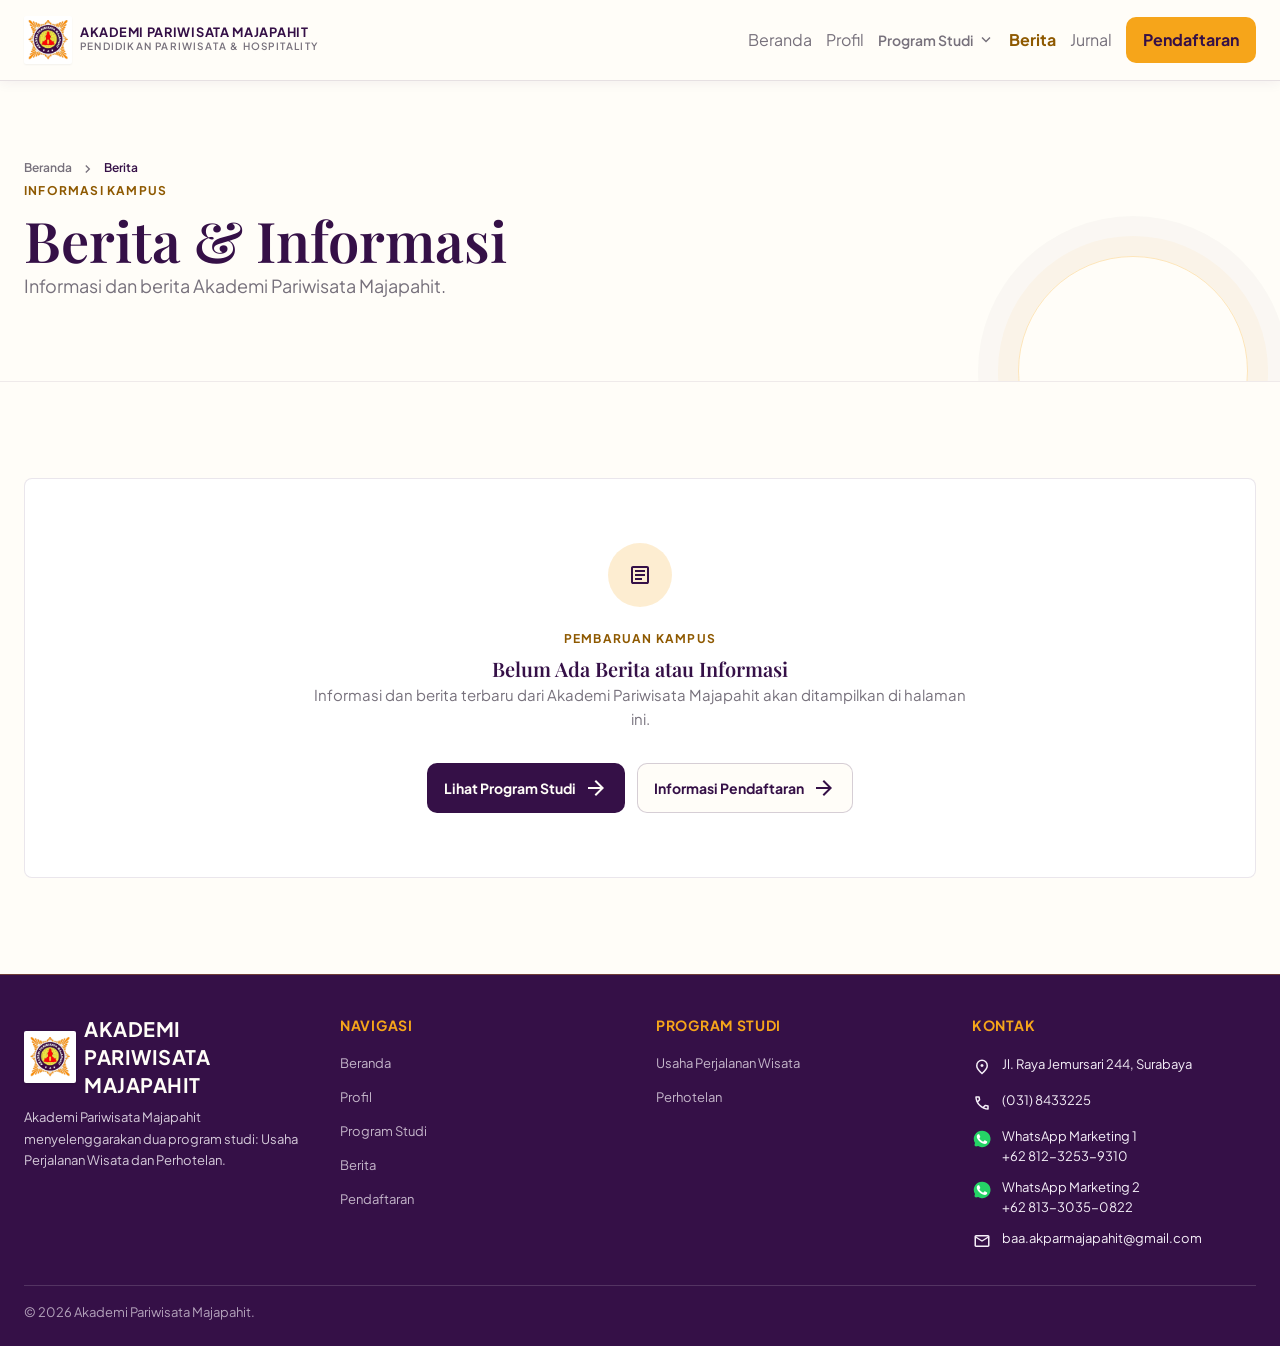
<file: berita.html>
<!DOCTYPE html>
<html lang="id">
<head>
  <meta charset="utf-8"><meta name="viewport" content="width=device-width, initial-scale=1">
  <title>Berita &amp; Informasi | Akademi Pariwisata Majapahit</title>
  <meta name="description" content="Berita dan informasi Akademi Pariwisata Majapahit.">
  <link rel="preconnect" href="https://fonts.googleapis.com"><link rel="preconnect" href="https://fonts.gstatic.com" crossorigin>
  <link href="https://fonts.googleapis.com/css2?family=Playfair+Display:ital,wght@0,600;0,700;1,600&amp;family=Plus+Jakarta+Sans:wght@400;500;600;700&amp;display=swap" rel="stylesheet">
  <link href="style.css" rel="stylesheet"><script src="script.js" defer></script>
</head>
<body class="news-page bg-surface font-body-md text-on-surface antialiased">
  <header class="fixed top-0 w-full z-50 bg-surface/95 backdrop-blur-md shadow-[0_2px_12px_rgba(53,16,71,0.06)] border-b border-outline-variant/30"><div class="site-header-inner h-20 max-w-7xl mx-auto px-gutter flex items-center justify-between">
    <a class="flex items-center gap-space-sm group text-left" href="index.html" aria-label="Akademi Pariwisata Majapahit — Beranda"><span class="p-1 bg-surface-container-lowest rounded shadow-sm"><img alt="" class="w-10 h-10 object-contain" src="assets/logo.png"></span><span class="flex flex-col"><span class="font-headline-sm text-headline-sm font-bold text-primary-container tracking-wider leading-none">AKADEMI PARIWISATA MAJAPAHIT</span><span class="font-label-md text-label-md tracking-widest text-on-surface-variant uppercase">Pendidikan Pariwisata &amp; Hospitality</span></span></a>
    <nav id="primary-navigation" class="primary-navigation items-center gap-space-md" aria-label="Navigasi utama"><a class="transition-colors py-2 text-on-surface-variant hover:text-primary" href="index.html">Beranda</a><a class="transition-colors py-2 text-on-surface-variant hover:text-primary" href="profil.html">Profil</a><div class="relative group nav-dropdown py-2"><button type="button" class="font-label-lg text-label-lg text-on-surface-variant group-hover:text-primary flex items-center gap-1 cursor-pointer" aria-expanded="false" aria-controls="program-menu">Program Studi<span class="icon text-[18px]" aria-hidden="true"><svg viewBox="0 -960 960 960" width="1em" height="1em" fill="currentColor" aria-hidden="true" focusable="false"><path d="M480-345 240-585l56-56 184 184 184-184 56 56-240 240Z"/></svg></span></button><div id="program-menu" class="nav-dropdown-panel absolute left-0 top-full flex-col bg-surface-container-lowest py-space-sm px-space-xs shadow-[0_12px_32px_-4px_rgba(53,16,71,0.12)] rounded-lg min-w-[250px] border border-outline-variant/20 z-50" aria-hidden="true"><a class="px-space-md py-2 text-on-surface-variant hover:bg-surface-container-low rounded font-label-md" href="program-studi.html">Semua Program Studi</a><a class="px-space-md py-2 text-on-surface-variant hover:bg-surface-container-low rounded font-label-md" href="prodi-usaha-perjalanan-wisata.html">Usaha Perjalanan Wisata</a><a class="px-space-md py-2 text-on-surface-variant hover:bg-surface-container-low rounded font-label-md" href="prodi-perhotelan.html">Perhotelan</a></div></div><a aria-current="page" class="transition-colors py-2 text-secondary font-bold" href="berita.html">Berita</a><!-- TODO: ganti href="#" dengan URL halaman Jurnal --><a class="transition-colors py-2 text-on-surface-variant hover:text-primary" href="#">Jurnal</a><a class="desktop-registration akpar-button akpar-button--accent px-space-md py-2.5 rounded bg-secondary-container text-on-secondary-container font-label-md font-bold" href="pendaftaran.html">Pendaftaran</a><a class="mobile-registration akpar-button akpar-button--accent px-space-md py-2.5 rounded bg-secondary-container text-on-secondary-container font-label-md font-bold" href="pendaftaran.html">Pendaftaran</a></nav>
    <button class="mobile-menu-toggle" type="button" aria-label="Buka menu navigasi" aria-expanded="false" aria-controls="primary-navigation"><span class="icon menu-icon menu-icon--open" aria-hidden="true"><svg viewBox="0 -960 960 960" width="1em" height="1em" fill="currentColor" aria-hidden="true" focusable="false"><path d="M120-240v-80h720v80H120Zm0-200v-80h720v80H120Zm0-200v-80h720v80H120Z"/></svg></span><span class="icon menu-icon menu-icon--close" aria-hidden="true"><svg viewBox="0 -960 960 960" width="1em" height="1em" fill="currentColor" aria-hidden="true" focusable="false"><path d="m256-200-56-56 224-224-224-224 56-56 224 224 224-224 56 56-224 224 224 224-56 56-224-224-224 224Z"/></svg></span></button>
  </div></header>
  <main class="page-main">
    <section class="news-intro bg-surface-bright py-space-xl lg:py-24">
      <div class="max-w-7xl mx-auto px-gutter">
        <nav class="font-label-md text-label-md text-on-surface-variant mb-space-lg" aria-label="Breadcrumb">
          <ol class="flex flex-wrap items-center gap-2">
            <li><a class="hover:text-primary transition-colors" href="index.html">Beranda</a></li>
            <li aria-hidden="true"><span class="icon text-[16px] align-middle"><svg viewBox="0 -960 960 960" width="1em" height="1em" fill="currentColor" aria-hidden="true" focusable="false"><path d="M504-480 320-664l56-56 240 240-240 240-56-56 184-184Z"/></svg></span></li>
            <li class="font-semibold text-primary-container" aria-current="page">Berita</li>
          </ol>
        </nav>
        <div class="max-w-3xl">
          <span class="font-label-md text-label-md font-bold text-secondary tracking-widest uppercase">INFORMASI KAMPUS</span>
          <h1 class="font-headline-lg text-headline-lg lg:text-[48px] text-primary-container leading-tight mt-2">Berita &amp; Informasi</h1>
          <p class="font-body-lg text-body-lg text-on-surface-variant leading-relaxed mt-space-md">Informasi dan berita Akademi Pariwisata Majapahit.</p>
        </div>
      </div>
    </section>
    <section class="news-content py-space-xl lg:py-24">
      <div class="max-w-4xl mx-auto px-gutter">
        <div class="news-empty-state p-space-xl lg:p-12 rounded-xl bg-surface-container-lowest shadow-card border border-outline-variant/20 text-center" aria-labelledby="news-empty-title">
          <span class="news-empty-icon w-16 h-16 mx-auto rounded-full bg-secondary-container/20 text-primary-container flex items-center justify-center">
            <span class="icon text-[32px]" aria-hidden="true"><svg viewBox="0 -960 960 960" width="1em" height="1em" fill="currentColor" aria-hidden="true" focusable="false"><path d="M280-280h280v-80H280v80Zm0-160h400v-80H280v80Zm0-160h400v-80H280v80Zm-80 480q-33 0-56.5-23.5T120-200v-560q0-33 23.5-56.5T200-840h560q33 0 56.5 23.5T840-760v560q0 33-23.5 56.5T760-120H200Zm0-80h560v-560H200v560Zm0-560v560-560Z"/></svg></span>
          </span>
          <span class="news-empty-label font-label-md text-label-md font-bold text-secondary tracking-widest uppercase">Pembaruan Kampus</span>
          <h2 class="font-headline-sm text-headline-sm lg:text-[28px] font-bold text-primary-container mt-space-md" id="news-empty-title">Belum Ada Berita atau Informasi</h2>
          <p class="font-body-md text-body-md text-on-surface-variant leading-relaxed mt-space-sm">Informasi dan berita terbaru dari Akademi Pariwisata Majapahit akan ditampilkan di halaman ini.</p>
          <div class="news-actions" aria-label="Jelajahi informasi Akademi Pariwisata Majapahit">
            <a class="news-action-link news-action-link--primary akpar-button akpar-button--standard akpar-button--primary" href="program-studi.html">Lihat Program Studi<span class="icon" aria-hidden="true"><svg viewBox="0 -960 960 960" width="1em" height="1em" fill="currentColor" aria-hidden="true" focusable="false"><path d="M647-440H160v-80h487L423-744l57-56 320 320-320 320-57-56 224-224Z"/></svg></span></a>
            <a class="news-action-link news-action-link--secondary akpar-button akpar-button--standard akpar-button--secondary" href="pendaftaran.html">Informasi Pendaftaran<span class="icon" aria-hidden="true"><svg viewBox="0 -960 960 960" width="1em" height="1em" fill="currentColor" aria-hidden="true" focusable="false"><path d="M647-440H160v-80h487L423-744l57-56 320 320-320 320-57-56 224-224Z"/></svg></span></a>
          </div>
        </div>
      </div>
    </section>
  </main>
  <footer class="w-full bg-primary-container text-surface-container-lowest border-t border-secondary/30 pt-space-xl pb-space-lg">
    <div class="max-w-7xl mx-auto px-gutter">
      <div class="site-footer-grid">
        <div><a class="flex items-center gap-space-sm mb-space-sm" href="index.html" aria-label="Akademi Pariwisata Majapahit — Beranda"><span class="p-1.5 bg-surface-container-lowest rounded shadow shrink-0"><img alt="" class="w-10 h-10 object-contain" src="assets/logo.png"></span><span class="font-headline-sm text-headline-sm font-bold text-surface tracking-wide">AKADEMI PARIWISATA MAJAPAHIT</span></a><p class="font-body-sm text-body-sm text-surface-variant/90 leading-relaxed">Akademi Pariwisata Majapahit menyelenggarakan dua program studi: Usaha Perjalanan Wisata dan Perhotelan.</p></div>
        <nav class="site-footer-links" aria-label="Navigasi footer"><h2 class="font-label-lg text-label-lg font-bold text-secondary-fixed uppercase tracking-wider mb-2">Navigasi</h2><a class="font-body-sm text-body-sm text-surface-variant/80 hover:text-secondary-fixed py-1" href="index.html">Beranda</a><a class="font-body-sm text-body-sm text-surface-variant/80 hover:text-secondary-fixed py-1" href="profil.html">Profil</a><a class="font-body-sm text-body-sm text-surface-variant/80 hover:text-secondary-fixed py-1" href="program-studi.html">Program Studi</a><a class="font-body-sm text-body-sm text-surface-variant/80 hover:text-secondary-fixed py-1" href="berita.html">Berita</a><a class="font-body-sm text-body-sm text-surface-variant/80 hover:text-secondary-fixed py-1" href="pendaftaran.html">Pendaftaran</a></nav>
        <nav class="site-footer-links" aria-label="Program studi"><h2 class="font-label-lg text-label-lg font-bold text-secondary-fixed uppercase tracking-wider mb-2">Program Studi</h2><a class="font-body-sm text-body-sm text-surface-variant/80 hover:text-secondary-fixed py-1" href="prodi-usaha-perjalanan-wisata.html">Usaha Perjalanan Wisata</a><a class="font-body-sm text-body-sm text-surface-variant/80 hover:text-secondary-fixed py-1" href="prodi-perhotelan.html">Perhotelan</a></nav>
        <address class="site-footer-contact"><h2 class="font-label-lg text-label-lg font-bold text-secondary-fixed uppercase tracking-wider mb-2">Kontak</h2><a class="font-body-sm text-body-sm" href="https://www.google.com/maps/search/?api=1&amp;query=Jl.%20Raya%20Jemursari%20244%2C%20Surabaya" target="_blank" rel="noopener noreferrer"><span class="icon" aria-hidden="true"><svg viewBox="0 -960 960 960" width="1em" height="1em" fill="currentColor" aria-hidden="true" focusable="false"><path d="M536.5-503.5Q560-527 560-560t-23.5-56.5Q513-640 480-640t-56.5 23.5Q400-593 400-560t23.5 56.5Q447-480 480-480t56.5-23.5ZM480-186q122-112 181-203.5T720-552q0-109-69.5-178.5T480-800q-101 0-170.5 69.5T240-552q0 71 59 162.5T480-186Zm0 106Q319-217 239.5-334.5T160-552q0-150 96.5-239T480-880q127 0 223.5 89T800-552q0 100-79.5 217.5T480-80Zm0-480Z"/></svg></span><span>Jl. Raya Jemursari 244, Surabaya</span></a><a class="font-body-sm text-body-sm" href="tel:+62318433225"><span class="icon" aria-hidden="true"><svg viewBox="0 -960 960 960" width="1em" height="1em" fill="currentColor" aria-hidden="true" focusable="false"><path d="M798-120q-125 0-247-54.5T329-329Q229-429 174.5-551T120-798q0-18 12-30t30-12h162q14 0 25 9.5t13 22.5l26 140q2 16-1 27t-11 19l-97 98q20 37 47.5 71.5T387-386q31 31 65 57.5t72 48.5l94-94q9-9 23.5-13.5T670-390l138 28q14 4 23 14.5t9 23.5v162q0 18-12 30t-30 12ZM241-600l66-66-17-94h-89q5 41 14 81t26 79Zm358 358q39 17 79.5 27t81.5 13v-88l-94-19-67 67ZM241-600Zm358 358Z"/></svg></span><span>(031) 8433225</span></a><a class="font-body-sm text-body-sm" href="https://wa.me/6281232539310" target="_blank" rel="noopener noreferrer"><img class="contact-icon contact-icon--whatsapp" src="assets/whatsapp.svg" alt="" aria-hidden="true"><span>WhatsApp Marketing 1<br>+62 812-3253-9310</span></a><a class="font-body-sm text-body-sm" href="https://wa.me/6281330350822" target="_blank" rel="noopener noreferrer"><img class="contact-icon contact-icon--whatsapp" src="assets/whatsapp.svg" alt="" aria-hidden="true"><span>WhatsApp Marketing 2<br>+62 813-3035-0822</span></a><a class="font-body-sm text-body-sm" href="mailto:baa.akparmajapahit@gmail.com"><span class="icon" aria-hidden="true"><svg viewBox="0 -960 960 960" width="1em" height="1em" fill="currentColor" aria-hidden="true" focusable="false"><path d="M160-160q-33 0-56.5-23.5T80-240v-480q0-33 23.5-56.5T160-800h640q33 0 56.5 23.5T880-720v480q0 33-23.5 56.5T800-160H160Zm320-280L160-640v400h640v-400L480-440Zm0-80 320-200H160l320 200ZM160-640v-80 480-400Z"/></svg></span><span>baa.akparmajapahit@gmail.com</span></a></address>
      </div>
      <p class="pt-space-md text-surface-variant/70 font-body-sm text-body-sm">&copy; <span data-current-year>2026</span> Akademi Pariwisata Majapahit.</p>
    </div>
  </footer>
</body>
</html>
</file>
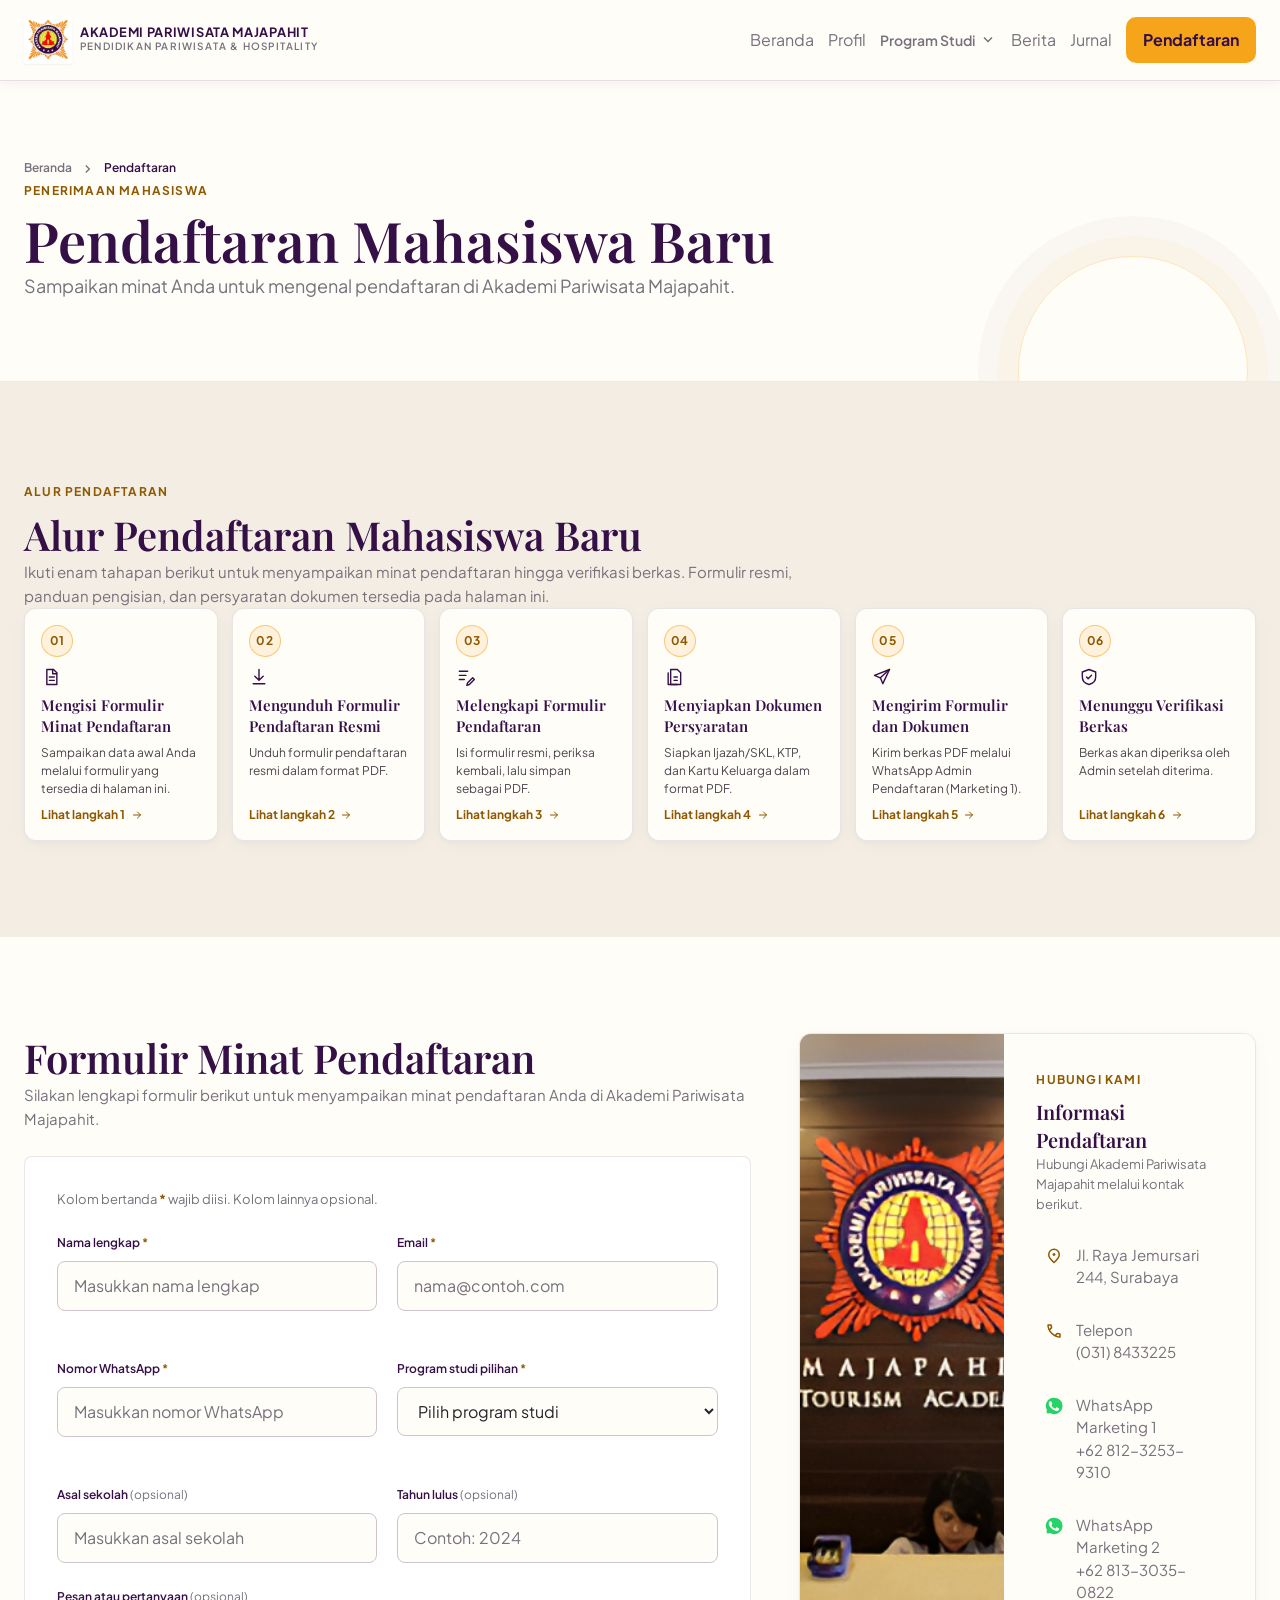
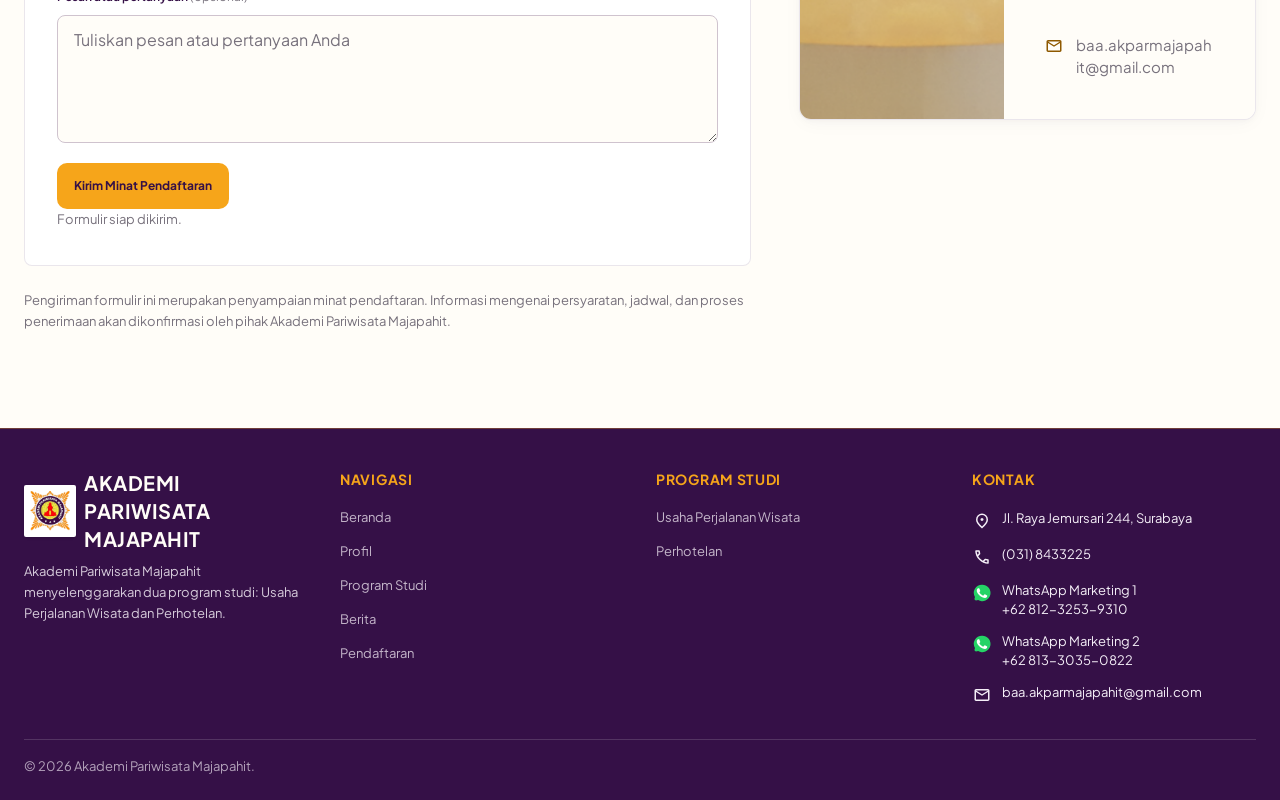
<file: pendaftaran.html>
<!DOCTYPE html>
<html lang="id">
<head>
  <meta charset="utf-8"><meta name="viewport" content="width=device-width, initial-scale=1">
  <title>Pendaftaran Mahasiswa Baru | Akademi Pariwisata Majapahit</title>
  <meta name="description" content="Sampaikan minat pendaftaran Anda di Akademi Pariwisata Majapahit melalui formulir ini.">
  <link rel="preconnect" href="https://fonts.googleapis.com"><link rel="preconnect" href="https://fonts.gstatic.com" crossorigin>
  <link href="https://fonts.googleapis.com/css2?family=Playfair+Display:ital,wght@0,600;0,700;1,600&amp;family=Plus+Jakarta+Sans:wght@400;500;600;700&amp;display=swap" rel="stylesheet">
  <link href="style.css" rel="stylesheet"><script src="script.js" defer></script>
</head>
<body class="admission-page bg-surface font-body-md text-on-surface antialiased">
  <header class="fixed top-0 w-full z-50 bg-surface/95 backdrop-blur-md shadow-[0_2px_12px_rgba(53,16,71,0.06)] border-b border-outline-variant/30"><div class="site-header-inner h-20 max-w-7xl mx-auto px-gutter flex items-center justify-between">
    <a class="flex items-center gap-space-sm group text-left" href="index.html" aria-label="Akademi Pariwisata Majapahit — Beranda"><span class="p-1 bg-surface-container-lowest rounded shadow-sm"><img alt="" class="w-10 h-10 object-contain" src="assets/logo.png"></span><span class="flex flex-col"><span class="font-headline-sm text-headline-sm font-bold text-primary-container tracking-wider leading-none">AKADEMI PARIWISATA MAJAPAHIT</span><span class="font-label-md text-label-md tracking-widest text-on-surface-variant uppercase">Pendidikan Pariwisata &amp; Hospitality</span></span></a>
    <nav id="primary-navigation" class="primary-navigation items-center gap-space-md" aria-label="Navigasi utama"><a class="transition-colors py-2 text-on-surface-variant hover:text-primary" href="index.html">Beranda</a><a class="transition-colors py-2 text-on-surface-variant hover:text-primary" href="profil.html">Profil</a><div class="relative group nav-dropdown py-2"><button type="button" class="font-label-lg text-label-lg text-on-surface-variant group-hover:text-primary flex items-center gap-1 cursor-pointer" aria-expanded="false" aria-controls="program-menu">Program Studi<span class="icon text-[18px]" aria-hidden="true"><svg viewBox="0 -960 960 960" width="1em" height="1em" fill="currentColor" aria-hidden="true" focusable="false"><path d="M480-345 240-585l56-56 184 184 184-184 56 56-240 240Z"/></svg></span></button><div id="program-menu" class="nav-dropdown-panel absolute left-0 top-full flex-col bg-surface-container-lowest py-space-sm px-space-xs shadow-[0_12px_32px_-4px_rgba(53,16,71,0.12)] rounded-lg min-w-[250px] border border-outline-variant/20 z-50" aria-hidden="true"><a class="px-space-md py-2 text-on-surface-variant hover:bg-surface-container-low rounded font-label-md" href="program-studi.html">Semua Program Studi</a><a class="px-space-md py-2 text-on-surface-variant hover:bg-surface-container-low rounded font-label-md" href="prodi-usaha-perjalanan-wisata.html">Usaha Perjalanan Wisata</a><a class="px-space-md py-2 text-on-surface-variant hover:bg-surface-container-low rounded font-label-md" href="prodi-perhotelan.html">Perhotelan</a></div></div><a class="transition-colors py-2 text-on-surface-variant hover:text-primary" href="berita.html">Berita</a><!-- TODO: ganti href="#" dengan URL halaman Jurnal --><a class="transition-colors py-2 text-on-surface-variant hover:text-primary" href="#">Jurnal</a><a aria-current="page" class="desktop-registration akpar-button akpar-button--accent px-space-md py-2.5 rounded bg-secondary-container text-on-secondary-container font-label-md font-bold" href="pendaftaran.html">Pendaftaran</a><a class="mobile-registration akpar-button akpar-button--accent px-space-md py-2.5 rounded bg-secondary-container text-on-secondary-container font-label-md font-bold" href="pendaftaran.html">Pendaftaran</a></nav>
    <button class="mobile-menu-toggle" type="button" aria-label="Buka menu navigasi" aria-expanded="false" aria-controls="primary-navigation"><span class="icon menu-icon menu-icon--open" aria-hidden="true"><svg viewBox="0 -960 960 960" width="1em" height="1em" fill="currentColor" aria-hidden="true" focusable="false"><path d="M120-240v-80h720v80H120Zm0-200v-80h720v80H120Zm0-200v-80h720v80H120Z"/></svg></span><span class="icon menu-icon menu-icon--close" aria-hidden="true"><svg viewBox="0 -960 960 960" width="1em" height="1em" fill="currentColor" aria-hidden="true" focusable="false"><path d="m256-200-56-56 224-224-224-224 56-56 224 224 224-224 56 56-224 224 224 224-56 56-224-224-224 224Z"/></svg></span></button>
  </div></header>
  <main class="page-main">
    <section class="admission-intro bg-surface-bright py-space-xl lg:py-24">
      <div class="max-w-7xl mx-auto px-gutter">
        <nav class="font-label-md text-label-md text-on-surface-variant mb-space-lg" aria-label="Breadcrumb">
          <ol class="flex flex-wrap items-center gap-2">
            <li><a class="hover:text-primary transition-colors" href="index.html">Beranda</a></li>
            <li aria-hidden="true"><span class="icon text-[16px] align-middle"><svg viewBox="0 -960 960 960" width="1em" height="1em" fill="currentColor" aria-hidden="true" focusable="false"><path d="M504-480 320-664l56-56 240 240-240 240-56-56 184-184Z"/></svg></span></li>
            <li class="font-semibold text-primary-container" aria-current="page">Pendaftaran</li>
          </ol>
        </nav>
        <div class="max-w-3xl">
          <span class="font-label-md text-label-md font-bold text-secondary tracking-widest uppercase">PENERIMAAN MAHASISWA</span>
          <h1 class="font-headline-lg text-headline-lg lg:text-[48px] text-primary-container leading-tight mt-2">Pendaftaran Mahasiswa Baru</h1>
          <p class="font-body-lg text-body-lg text-on-surface-variant leading-relaxed mt-space-md">Sampaikan minat Anda untuk mengenal pendaftaran di Akademi Pariwisata Majapahit.</p>
        </div>
      </div>
    </section>

    <section class="admission-steps bg-surface-container-low py-space-xl lg:py-24" id="admission-steps" aria-labelledby="admission-steps-title">
      <div class="max-w-7xl mx-auto px-gutter">
        <div class="admission-steps-header max-w-3xl mb-space-lg">
          <span class="font-label-md text-label-md font-bold text-secondary tracking-widest uppercase">ALUR PENDAFTARAN</span>
          <h2 class="font-headline-lg text-headline-lg lg:text-[36px] text-primary-container leading-tight mt-2" id="admission-steps-title">Alur Pendaftaran Mahasiswa Baru</h2>
          <p class="font-body-md text-body-md text-on-surface-variant leading-relaxed mt-space-sm">Ikuti enam tahapan berikut untuk menyampaikan minat pendaftaran hingga verifikasi berkas. Formulir resmi, panduan pengisian, dan persyaratan dokumen tersedia pada halaman ini.</p>
        </div>

        <ol class="admission-steps-list">
          <li class="admission-step" id="langkah-1" tabindex="-1">
            <a class="admission-step-link" href="#langkah-1">
              <span class="admission-step-number" aria-hidden="true">01</span>
              <span class="admission-step-icon" aria-hidden="true"><svg viewBox="0 0 24 24" width="1em" height="1em" fill="none" stroke="currentColor" stroke-width="1.7" stroke-linecap="round" stroke-linejoin="round" aria-hidden="true" focusable="false"><path d="M7 3h8l4 4v14H7z"/><path d="M14 3v5h5M10 12h6M10 16h6"/></svg></span>
              <span class="admission-step-title">Mengisi Formulir Minat Pendaftaran</span>
              <span class="admission-step-desc">Sampaikan data awal Anda melalui formulir yang tersedia di halaman ini.</span>
              <span class="admission-step-cta">Lihat langkah 1 <svg viewBox="0 0 24 24" width="1em" height="1em" fill="none" stroke="currentColor" stroke-width="2" stroke-linecap="round" stroke-linejoin="round" aria-hidden="true" focusable="false"><path d="M5 12h14M13 6l6 6-6 6"/></svg></span>
            </a>
          </li>
          <li class="admission-step" id="langkah-2" tabindex="-1">
            <a class="admission-step-link" href="#langkah-2">
              <span class="admission-step-number" aria-hidden="true">02</span>
              <span class="admission-step-icon" aria-hidden="true"><svg viewBox="0 0 24 24" width="1em" height="1em" fill="none" stroke="currentColor" stroke-width="1.7" stroke-linecap="round" stroke-linejoin="round" aria-hidden="true" focusable="false"><path d="M12 3v12M7 11l5 5 5-5M5 20h14"/></svg></span>
              <span class="admission-step-title">Mengunduh Formulir Pendaftaran Resmi</span>
              <span class="admission-step-desc">Unduh formulir pendaftaran resmi dalam format PDF.</span>
              <span class="admission-step-cta">Lihat langkah 2 <svg viewBox="0 0 24 24" width="1em" height="1em" fill="none" stroke="currentColor" stroke-width="2" stroke-linecap="round" stroke-linejoin="round" aria-hidden="true" focusable="false"><path d="M5 12h14M13 6l6 6-6 6"/></svg></span>
            </a>
          </li>
          <li class="admission-step" id="langkah-3" tabindex="-1">
            <a class="admission-step-link" href="#langkah-3">
              <span class="admission-step-number" aria-hidden="true">03</span>
              <span class="admission-step-icon" aria-hidden="true"><svg viewBox="0 0 24 24" width="1em" height="1em" fill="none" stroke="currentColor" stroke-width="1.7" stroke-linecap="round" stroke-linejoin="round" aria-hidden="true" focusable="false"><path d="M4 5h10M4 10h8M4 15h6"/><path d="M14 19l6-6 2 2-6 6-3 1z"/></svg></span>
              <span class="admission-step-title">Melengkapi Formulir Pendaftaran</span>
              <span class="admission-step-desc">Isi formulir resmi, periksa kembali, lalu simpan sebagai PDF.</span>
              <span class="admission-step-cta">Lihat langkah 3 <svg viewBox="0 0 24 24" width="1em" height="1em" fill="none" stroke="currentColor" stroke-width="2" stroke-linecap="round" stroke-linejoin="round" aria-hidden="true" focusable="false"><path d="M5 12h14M13 6l6 6-6 6"/></svg></span>
            </a>
          </li>
          <li class="admission-step" id="langkah-4" tabindex="-1">
            <a class="admission-step-link" href="#langkah-4">
              <span class="admission-step-number" aria-hidden="true">04</span>
              <span class="admission-step-icon" aria-hidden="true"><svg viewBox="0 0 24 24" width="1em" height="1em" fill="none" stroke="currentColor" stroke-width="1.7" stroke-linecap="round" stroke-linejoin="round" aria-hidden="true" focusable="false"><path d="M8 3h8l4 4v14H8z"/><path d="M5 7v14h11"/><path d="M12 12h4M12 16h4"/></svg></span>
              <span class="admission-step-title">Menyiapkan Dokumen Persyaratan</span>
              <span class="admission-step-desc">Siapkan Ijazah/SKL, KTP, dan Kartu Keluarga dalam format PDF.</span>
              <span class="admission-step-cta">Lihat langkah 4 <svg viewBox="0 0 24 24" width="1em" height="1em" fill="none" stroke="currentColor" stroke-width="2" stroke-linecap="round" stroke-linejoin="round" aria-hidden="true" focusable="false"><path d="M5 12h14M13 6l6 6-6 6"/></svg></span>
            </a>
          </li>
          <li class="admission-step" id="langkah-5" tabindex="-1">
            <a class="admission-step-link" href="#langkah-5">
              <span class="admission-step-number" aria-hidden="true">05</span>
              <span class="admission-step-icon" aria-hidden="true"><svg viewBox="0 0 24 24" width="1em" height="1em" fill="none" stroke="currentColor" stroke-width="1.7" stroke-linecap="round" stroke-linejoin="round" aria-hidden="true" focusable="false"><path d="M21 3L3 10l7 3 3 7z"/><path d="M10 13l11-10"/></svg></span>
              <span class="admission-step-title">Mengirim Formulir dan Dokumen</span>
              <span class="admission-step-desc">Kirim berkas PDF melalui WhatsApp Admin Pendaftaran (Marketing 1).</span>
              <span class="admission-step-cta">Lihat langkah 5 <svg viewBox="0 0 24 24" width="1em" height="1em" fill="none" stroke="currentColor" stroke-width="2" stroke-linecap="round" stroke-linejoin="round" aria-hidden="true" focusable="false"><path d="M5 12h14M13 6l6 6-6 6"/></svg></span>
            </a>
          </li>
          <li class="admission-step" id="langkah-6" tabindex="-1">
            <a class="admission-step-link" href="#langkah-6">
              <span class="admission-step-number" aria-hidden="true">06</span>
              <span class="admission-step-icon" aria-hidden="true"><svg viewBox="0 0 24 24" width="1em" height="1em" fill="none" stroke="currentColor" stroke-width="1.7" stroke-linecap="round" stroke-linejoin="round" aria-hidden="true" focusable="false"><path d="M12 3l8 3v6c0 5-3.5 8-8 9-4.5-1-8-4-8-9V6z"/><path d="M9 12l2 2 4-4"/></svg></span>
              <span class="admission-step-title">Menunggu Verifikasi Berkas</span>
              <span class="admission-step-desc">Berkas akan diperiksa oleh Admin setelah diterima.</span>
              <span class="admission-step-cta">Lihat langkah 6 <svg viewBox="0 0 24 24" width="1em" height="1em" fill="none" stroke="currentColor" stroke-width="2" stroke-linecap="round" stroke-linejoin="round" aria-hidden="true" focusable="false"><path d="M5 12h14M13 6l6 6-6 6"/></svg></span>
            </a>
          </li>
        </ol>
      </div>
    </section>

    <section class="admission-content py-space-xl lg:py-24">
      <div class="admission-layout max-w-7xl mx-auto px-gutter">
        <div class="admission-form-column">
        <div class="max-w-3xl mb-space-lg">
          <h2 class="font-headline-lg text-headline-lg lg:text-[36px] text-primary-container leading-tight">Formulir Minat Pendaftaran</h2>
          <p class="font-body-md text-body-md text-on-surface-variant leading-relaxed mt-space-sm">Silakan lengkapi formulir berikut untuk menyampaikan minat pendaftaran Anda di Akademi Pariwisata Majapahit.</p>
        </div>

        <form id="registration-form" class="registration-form p-space-lg lg:p-space-xl rounded-xl bg-surface-container-lowest shadow-card border border-outline-variant/20">
          <p class="registration-field--full font-body-sm text-body-sm text-on-surface-variant">Kolom bertanda <span class="font-bold text-secondary" aria-hidden="true">*</span> wajib diisi. Kolom lainnya opsional.</p>
          <input type="hidden" name="access_key" value="ad493728-7934-43c3-b1f5-2f5062206b6f">
          <input type="hidden" name="subject" value="Minat Pendaftaran — Akademi Pariwisata Majapahit">
          <input type="hidden" name="from_name" value="Akademi Pariwisata Majapahit">
          <input type="hidden" name="institution" value="Akademi Pariwisata Majapahit">
          <input type="checkbox" name="botcheck" class="hidden" style="display: none;">

          <div class="registration-field">
            <label class="font-label-md text-label-md font-semibold text-primary-container" for="full-name">Nama lengkap <span class="text-secondary" aria-hidden="true">*</span></label>
            <input class="registration-control" id="full-name" name="full_name" type="text" autocomplete="name" placeholder="Masukkan nama lengkap" required maxlength="100" aria-describedby="full-name-error">
            <p class="registration-error" id="full-name-error" aria-live="polite"></p>
          </div>

          <div class="registration-field">
            <label class="font-label-md text-label-md font-semibold text-primary-container" for="email">Email <span class="text-secondary" aria-hidden="true">*</span></label>
            <input class="registration-control" id="email" name="email" type="email" autocomplete="email" placeholder="nama@contoh.com" required maxlength="254" aria-describedby="email-error">
            <p class="registration-error" id="email-error" aria-live="polite"></p>
          </div>

          <div class="registration-field">
            <label class="font-label-md text-label-md font-semibold text-primary-container" for="whatsapp">Nomor WhatsApp <span class="text-secondary" aria-hidden="true">*</span></label>
            <input class="registration-control" id="whatsapp" name="whatsapp_number" type="tel" autocomplete="tel" placeholder="Masukkan nomor WhatsApp" required maxlength="30" aria-describedby="whatsapp-error">
            <p class="registration-error" id="whatsapp-error" aria-live="polite"></p>
          </div>

          <div class="registration-field">
            <label class="font-label-md text-label-md font-semibold text-primary-container" for="program-study">Program studi pilihan <span class="text-secondary" aria-hidden="true">*</span></label>
            <select class="registration-control" id="program-study" name="program_study" required aria-describedby="program-study-error">
              <option value="" selected disabled>Pilih program studi</option>
              <option value="Usaha Perjalanan Wisata">Usaha Perjalanan Wisata</option>
              <option value="Perhotelan">Perhotelan</option>
            </select>
            <p class="registration-error" id="program-study-error" aria-live="polite"></p>
          </div>

          <div class="registration-field">
            <label class="font-label-md text-label-md font-semibold text-primary-container" for="school-name">Asal sekolah <span class="text-on-surface-variant font-normal">(opsional)</span></label>
            <input class="registration-control" id="school-name" name="school_name" type="text" autocomplete="organization" placeholder="Masukkan asal sekolah">
          </div>

          <div class="registration-field">
            <label class="font-label-md text-label-md font-semibold text-primary-container" for="graduation-year">Tahun lulus <span class="text-on-surface-variant font-normal">(opsional)</span></label>
            <input class="registration-control" id="graduation-year" name="graduation_year" type="number" inputmode="numeric" step="1" placeholder="Contoh: 2024">
          </div>

          <div class="registration-field registration-field--full">
            <label class="font-label-md text-label-md font-semibold text-primary-container" for="message">Pesan atau pertanyaan <span class="text-on-surface-variant font-normal">(opsional)</span></label>
            <textarea class="registration-control" id="message" name="message" maxlength="1000" placeholder="Tuliskan pesan atau pertanyaan Anda"></textarea>
          </div>

          <div class="registration-field registration-field--full">
            <button class="registration-submit akpar-button akpar-button--accent px-space-md py-space-sm rounded bg-secondary-container text-on-secondary-container font-label-md text-label-md font-bold" id="registration-submit" type="submit">Kirim Minat Pendaftaran</button>
            <p class="registration-status font-body-sm text-body-sm text-on-surface-variant mt-space-sm" id="form-status" role="status" aria-live="polite">Formulir siap dikirim.</p>
            <div class="registration-next-step" id="registration-next-step" hidden aria-labelledby="registration-next-step-title">
              <h3 class="registration-next-step-title" id="registration-next-step-title">Data Awal Pendaftaran Berhasil Dikirim!</h3>
              <p class="registration-next-step-desc font-body-sm text-body-sm text-on-surface-variant">Terima kasih telah mengisi formulir minat pendaftaran. Silakan lanjutkan proses pendaftaran dengan mengunduh dan melengkapi formulir pendaftaran resmi, kemudian kirimkan formulir beserta dokumen persyaratan melalui WhatsApp Admin.</p>
              <div class="registration-next-step-actions">
                <a class="akpar-button akpar-button--primary admission-detail-download" href="assets/FORMULIR%20PENDAFTARAN%20AKPAR.pdf" download="FORMULIR PENDAFTARAN AKPAR.pdf">Unduh Formulir Pendaftaran Resmi (PDF) <svg viewBox="0 0 24 24" width="1em" height="1em" fill="none" stroke="currentColor" stroke-width="2" stroke-linecap="round" stroke-linejoin="round" aria-hidden="true" focusable="false"><path d="M12 3v12M7 11l5 5 5-5M5 20h14"/></svg></a>
                <a class="akpar-button akpar-button--accent admission-detail-wa" id="admission-wa-link" href="#wa-marketing-1" data-wa-source="#wa-marketing-1" aria-describedby="wa-attachment-note">Kirim Berkas melalui WhatsApp <img src="assets/whatsapp.svg" alt="" aria-hidden="true"></a>
              </div>
              <p class="registration-next-step-note font-body-sm text-body-sm text-on-surface-variant" id="wa-attachment-note">Sebelum menekan kirim di WhatsApp, lampirkan secara manual empat berkas PDF berikut:</p>
              <ol class="registration-next-step-list">
                <li>Formulir pendaftaran resmi yang sudah dilengkapi.</li>
                <li>Ijazah/SKL.</li>
                <li>KTP.</li>
                <li>Kartu Keluarga.</li>
              </ol>
              <p class="registration-next-step-note font-body-sm text-body-sm text-on-surface-variant">Periksa pesan dan lampiran, lalu kirim sendiri.</p>
            </div>
          </div>
        </form>

        <p class="font-body-sm text-body-sm text-on-surface-variant leading-relaxed mt-space-lg">Pengiriman formulir ini merupakan penyampaian minat pendaftaran. Informasi mengenai persyaratan, jadwal, dan proses penerimaan akan dikonfirmasi oleh pihak Akademi Pariwisata Majapahit.</p>
        </div>

        <aside class="registration-contact-card" aria-labelledby="registration-contact-title">
          <figure class="illustration-frame">
            <img src="assets/front-office.png" alt="Ilustrasi diskusi dan pendampingan pendidikan" loading="lazy" decoding="async">
          </figure>
          <div class="registration-contact-details">
            <div>
              <span class="font-label-md text-label-md font-bold text-secondary tracking-widest uppercase">HUBUNGI KAMI</span>
              <h2 class="font-headline-sm text-headline-sm lg:text-[28px] font-bold text-primary-container mt-2" id="registration-contact-title">Informasi Pendaftaran</h2>
              <p class="font-body-sm text-body-sm text-on-surface-variant mt-space-xs">Hubungi Akademi Pariwisata Majapahit melalui kontak berikut.</p>
            </div>
            <a class="contact-link font-body-md text-body-md text-on-surface-variant" href="https://www.google.com/maps/search/?api=1&amp;query=Jl.%20Raya%20Jemursari%20244%2C%20Surabaya" target="_blank" rel="noopener noreferrer"><span class="icon text-secondary" aria-hidden="true"><svg viewBox="0 -960 960 960" width="1em" height="1em" fill="currentColor" aria-hidden="true" focusable="false"><path d="M536.5-503.5Q560-527 560-560t-23.5-56.5Q513-640 480-640t-56.5 23.5Q400-593 400-560t23.5 56.5Q447-480 480-480t56.5-23.5ZM480-186q122-112 181-203.5T720-552q0-109-69.5-178.5T480-800q-101 0-170.5 69.5T240-552q0 71 59 162.5T480-186Zm0 106Q319-217 239.5-334.5T160-552q0-150 96.5-239T480-880q127 0 223.5 89T800-552q0 100-79.5 217.5T480-80Zm0-480Z"/></svg></span><span>Jl. Raya Jemursari 244, Surabaya</span></a>
            <a class="contact-link font-body-md text-body-md text-on-surface-variant" href="tel:+62318433225"><span class="icon text-secondary" aria-hidden="true"><svg viewBox="0 -960 960 960" width="1em" height="1em" fill="currentColor" aria-hidden="true" focusable="false"><path d="M798-120q-125 0-247-54.5T329-329Q229-429 174.5-551T120-798q0-18 12-30t30-12h162q14 0 25 9.5t13 22.5l26 140q2 16-1 27t-11 19l-97 98q20 37 47.5 71.5T387-386q31 31 65 57.5t72 48.5l94-94q9-9 23.5-13.5T670-390l138 28q14 4 23 14.5t9 23.5v162q0 18-12 30t-30 12ZM241-600l66-66-17-94h-89q5 41 14 81t26 79Zm358 358q39 17 79.5 27t81.5 13v-88l-94-19-67 67ZM241-600Zm358 358Z"/></svg></span><span>Telepon<br>(031) 8433225</span></a>
            <a class="contact-link font-body-md text-body-md text-on-surface-variant" href="https://wa.me/6281232539310" target="_blank" rel="noopener noreferrer"><img class="contact-icon contact-icon--whatsapp" src="assets/whatsapp.svg" alt="" aria-hidden="true"><span>WhatsApp Marketing 1<br>+62 812-3253-9310</span></a>
            <a class="contact-link font-body-md text-body-md text-on-surface-variant" href="https://wa.me/6281330350822" target="_blank" rel="noopener noreferrer"><img class="contact-icon contact-icon--whatsapp" src="assets/whatsapp.svg" alt="" aria-hidden="true"><span>WhatsApp Marketing 2<br>+62 813-3035-0822</span></a>
            <a class="contact-link font-body-md text-body-md text-on-surface-variant" href="mailto:baa.akparmajapahit@gmail.com"><span class="icon text-secondary" aria-hidden="true"><svg viewBox="0 -960 960 960" width="1em" height="1em" fill="currentColor" aria-hidden="true" focusable="false"><path d="M160-160q-33 0-56.5-23.5T80-240v-480q0-33 23.5-56.5T160-800h640q33 0 56.5 23.5T880-720v480q0 33-23.5 56.5T800-160H160Zm320-280L160-640v400h640v-400L480-440Zm0-80 320-200H160l320 200ZM160-640v-80 480-400Z"/></svg></span><span>baa.akparmajapahit@gmail.com</span></a>
          </div>
        </aside>
      </div>
    </section>
  </main>
  <footer class="w-full bg-primary-container text-surface-container-lowest border-t border-secondary/30 pt-space-xl pb-space-lg">
    <div class="max-w-7xl mx-auto px-gutter">
      <div class="site-footer-grid">
        <div><a class="flex items-center gap-space-sm mb-space-sm" href="index.html" aria-label="Akademi Pariwisata Majapahit — Beranda"><span class="p-1.5 bg-surface-container-lowest rounded shadow shrink-0"><img alt="" class="w-10 h-10 object-contain" src="assets/logo.png"></span><span class="font-headline-sm text-headline-sm font-bold text-surface tracking-wide">AKADEMI PARIWISATA MAJAPAHIT</span></a><p class="font-body-sm text-body-sm text-surface-variant/90 leading-relaxed">Akademi Pariwisata Majapahit menyelenggarakan dua program studi: Usaha Perjalanan Wisata dan Perhotelan.</p></div>
        <nav class="site-footer-links" aria-label="Navigasi footer"><h2 class="font-label-lg text-label-lg font-bold text-secondary-fixed uppercase tracking-wider mb-2">Navigasi</h2><a class="font-body-sm text-body-sm text-surface-variant/80 hover:text-secondary-fixed py-1" href="index.html">Beranda</a><a class="font-body-sm text-body-sm text-surface-variant/80 hover:text-secondary-fixed py-1" href="profil.html">Profil</a><a class="font-body-sm text-body-sm text-surface-variant/80 hover:text-secondary-fixed py-1" href="program-studi.html">Program Studi</a><a class="font-body-sm text-body-sm text-surface-variant/80 hover:text-secondary-fixed py-1" href="berita.html">Berita</a><a class="font-body-sm text-body-sm text-surface-variant/80 hover:text-secondary-fixed py-1" href="pendaftaran.html">Pendaftaran</a></nav>
        <nav class="site-footer-links" aria-label="Program studi"><h2 class="font-label-lg text-label-lg font-bold text-secondary-fixed uppercase tracking-wider mb-2">Program Studi</h2><a class="font-body-sm text-body-sm text-surface-variant/80 hover:text-secondary-fixed py-1" href="prodi-usaha-perjalanan-wisata.html">Usaha Perjalanan Wisata</a><a class="font-body-sm text-body-sm text-surface-variant/80 hover:text-secondary-fixed py-1" href="prodi-perhotelan.html">Perhotelan</a></nav>
        <address class="site-footer-contact"><h2 class="font-label-lg text-label-lg font-bold text-secondary-fixed uppercase tracking-wider mb-2">Kontak</h2><a class="font-body-sm text-body-sm" href="https://www.google.com/maps/search/?api=1&amp;query=Jl.%20Raya%20Jemursari%20244%2C%20Surabaya" target="_blank" rel="noopener noreferrer"><span class="icon" aria-hidden="true"><svg viewBox="0 -960 960 960" width="1em" height="1em" fill="currentColor" aria-hidden="true" focusable="false"><path d="M536.5-503.5Q560-527 560-560t-23.5-56.5Q513-640 480-640t-56.5 23.5Q400-593 400-560t23.5 56.5Q447-480 480-480t56.5-23.5ZM480-186q122-112 181-203.5T720-552q0-109-69.5-178.5T480-800q-101 0-170.5 69.5T240-552q0 71 59 162.5T480-186Zm0 106Q319-217 239.5-334.5T160-552q0-150 96.5-239T480-880q127 0 223.5 89T800-552q0 100-79.5 217.5T480-80Zm0-480Z"/></svg></span><span>Jl. Raya Jemursari 244, Surabaya</span></a><a class="font-body-sm text-body-sm" href="tel:+62318433225"><span class="icon" aria-hidden="true"><svg viewBox="0 -960 960 960" width="1em" height="1em" fill="currentColor" aria-hidden="true" focusable="false"><path d="M798-120q-125 0-247-54.5T329-329Q229-429 174.5-551T120-798q0-18 12-30t30-12h162q14 0 25 9.5t13 22.5l26 140q2 16-1 27t-11 19l-97 98q20 37 47.5 71.5T387-386q31 31 65 57.5t72 48.5l94-94q9-9 23.5-13.5T670-390l138 28q14 4 23 14.5t9 23.5v162q0 18-12 30t-30 12ZM241-600l66-66-17-94h-89q5 41 14 81t26 79Zm358 358q39 17 79.5 27t81.5 13v-88l-94-19-67 67ZM241-600Zm358 358Z"/></svg></span><span>(031) 8433225</span></a><a class="font-body-sm text-body-sm" id="wa-marketing-1" href="https://wa.me/6281232539310" target="_blank" rel="noopener noreferrer"><img class="contact-icon contact-icon--whatsapp" src="assets/whatsapp.svg" alt="" aria-hidden="true"><span>WhatsApp Marketing 1<br>+62 812-3253-9310</span></a><a class="font-body-sm text-body-sm" href="https://wa.me/6281330350822" target="_blank" rel="noopener noreferrer"><img class="contact-icon contact-icon--whatsapp" src="assets/whatsapp.svg" alt="" aria-hidden="true"><span>WhatsApp Marketing 2<br>+62 813-3035-0822</span></a><a class="font-body-sm text-body-sm" href="mailto:baa.akparmajapahit@gmail.com"><span class="icon" aria-hidden="true"><svg viewBox="0 -960 960 960" width="1em" height="1em" fill="currentColor" aria-hidden="true" focusable="false"><path d="M160-160q-33 0-56.5-23.5T80-240v-480q0-33 23.5-56.5T160-800h640q33 0 56.5 23.5T880-720v480q0 33-23.5 56.5T800-160H160Zm320-280L160-640v400h640v-400L480-440Zm0-80 320-200H160l320 200ZM160-640v-80 480-400Z"/></svg></span><span>baa.akparmajapahit@gmail.com</span></a></address>
      </div>
      <p class="pt-space-md text-surface-variant/70 font-body-sm text-body-sm">&copy; <span data-current-year>2026</span> Akademi Pariwisata Majapahit.</p>
    </div>
  </footer>
  <script>
    (() => {
      const form = document.querySelector("#registration-form");
      const status = document.querySelector("#form-status");
      const submitButton = document.querySelector("#registration-submit");
      const nextStep = document.querySelector("#registration-next-step");
      const requiredFields = [...form.querySelectorAll("[required]")];
      const SUBMIT_TIMEOUT_MS = 20000;
      const originalSubmitLabel = submitButton.textContent;
      const whatsappContact = document.querySelector(
        ".registration-contact-details a[href^='https://wa.me/']"
      );
      const emailContact = document.querySelector(
        ".registration-contact-details a[href^='mailto:']"
      );
      const waSource = document.querySelector("#wa-marketing-1");
      const waButton = document.querySelector("#admission-wa-link");
      const waMessageTemplate = "Halo Admin Pendaftaran AKPAR Majapahit.\n\nSaya ingin mengirimkan berkas pendaftaran mahasiswa baru.\n\nNama:\nProgram Studi:\n\nSaya melampirkan:\n1. Formulir pendaftaran resmi (PDF)\n2. Ijazah/SKL (PDF)\n3. KTP (PDF)\n4. Kartu Keluarga (PDF)\n\nMohon bantuan untuk pemeriksaan dan verifikasi berkas pendaftaran saya. Terima kasih.";
      const latestApplicant = { name: "", programStudy: "" };
      let submitTimeoutId = null;
      let isSubmitting = false;

      const failureMessages = {
        "rate-limit":
          "Terlalu banyak percobaan pengiriman. Mohon tunggu sebelum mencoba kembali.",
        service:
          "Layanan pendaftaran sedang mengalami gangguan. Silakan coba kembali beberapa saat lagi.",
        timeout:
          "Koneksi terlalu lama. Silakan periksa koneksi Anda dan coba kembali.",
        network:
          "Koneksi internet atau komunikasi dengan layanan pendaftaran gagal. Silakan coba kembali.",
        api: "Minat pendaftaran belum berhasil dikirim. Silakan coba kembali."
      };

      function setStatus(message, showContact) {
        status.textContent = message;
        if (!showContact) return;

        const alternatives = document.createElement("span");
        alternatives.textContent = " Hubungi bagian administrasi akademik melalui ";
        const contactLinks = [];

        if (whatsappContact) {
          const link = document.createElement("a");
          link.href = whatsappContact.href;
          link.textContent = "WhatsApp";
          contactLinks.push(link);
        }
        if (emailContact) {
          const link = document.createElement("a");
          link.href = emailContact.href;
          link.textContent = "email";
          contactLinks.push(link);
        }

        contactLinks.forEach((link, index) => {
          if (index > 0) {
            alternatives.append(document.createTextNode(" atau "));
          }
          alternatives.append(link);
        });

        status.append(alternatives);
      }

      function updateWaLink() {
        if (!waSource || !waButton) return;

        const name = latestApplicant.name;
        const programStudy = latestApplicant.programStudy;
        const message = waMessageTemplate
          .replace("Nama:", name ? `Nama: ${name}` : "Nama:")
          .replace(
            "Program Studi:",
            programStudy ? `Program Studi: ${programStudy}` : "Program Studi:"
          );

        const url = new URL(waSource.href);
        url.searchParams.set("text", message);
        waButton.href = url.toString();
        if (waSource.target) waButton.target = waSource.target;
        if (waSource.rel) waButton.rel = waSource.rel;
      }

      updateWaLink();

      function setSubmitting(isLoading) {
        isSubmitting = isLoading;
        submitButton.disabled = isLoading;
        submitButton.textContent = isLoading ? "Mengirim..." : originalSubmitLabel;
        form.setAttribute("aria-busy", String(isLoading));
      }

      function clearSubmitTimeout() {
        if (submitTimeoutId !== null) {
          window.clearTimeout(submitTimeoutId);
          submitTimeoutId = null;
        }
      }

      function reportFailure(kind) {
        setStatus(failureMessages[kind] || failureMessages.api, true);
      }

      function getFieldError(field) {
        return document.getElementById(`${field.id}-error`);
      }

      function updateFieldError(field) {
        const validity = field.validity;
        let message = "";

        if (validity.valueMissing) {
          message = "Kolom ini wajib diisi.";
        } else if (validity.typeMismatch) {
          message = "Masukkan alamat email dengan format yang benar.";
        } else if (validity.patternMismatch) {
          message = "Masukkan nilai dengan format yang benar.";
        } else if (validity.badInput) {
          message = "Masukkan nilai yang valid.";
        } else if (validity.rangeUnderflow) {
          message = "Nilai terlalu kecil.";
        } else if (validity.rangeOverflow) {
          message = "Nilai terlalu besar.";
        }

        const error = getFieldError(field);
        if (error) {
          error.textContent = message;
        }
        field.setAttribute("aria-invalid", String(Boolean(message)));
      }

      requiredFields.forEach((field) => {
        field.addEventListener("input", () => updateFieldError(field));
        field.addEventListener("change", () => updateFieldError(field));
        field.addEventListener("invalid", () => {
          updateFieldError(field);
          status.textContent = "Periksa kembali kolom wajib dan format email.";
        });
      });

      form.addEventListener("submit", async (event) => {
        event.preventDefault();

        if (isSubmitting) return;

        nextStep.hidden = true;

        const isValid = form.reportValidity();
        requiredFields.forEach(updateFieldError);

        if (!isValid) {
          setStatus("Periksa kembali kolom wajib dan format email.", false);
          return;
        }

        const controller = new AbortController();
        let didTimeout = false;

        setSubmitting(true);
        setStatus("Sedang mengirim minat pendaftaran Anda.", false);
        submitTimeoutId = window.setTimeout(() => {
          didTimeout = true;
          controller.abort();
        }, SUBMIT_TIMEOUT_MS);

        try {
          const response = await fetch("https://api.web3forms.com/submit", {
            method: "POST",
            body: new FormData(form),
            signal: controller.signal
          });

          if (response.status === 429) {
            reportFailure("rate-limit");
            return;
          }

          if (response.status >= 500) {
            reportFailure("service");
            return;
          }

          let result;
          try {
            result = await response.json();
          } catch {
            reportFailure(didTimeout ? "timeout" : "network");
            return;
          }

          if (!response.ok || !result || !result.success) {
            reportFailure("api");
            return;
          }

          latestApplicant.name = form.elements.namedItem("full_name").value.trim();
          latestApplicant.programStudy = form.elements.namedItem("program_study").value;
          form.reset();
          requiredFields.forEach((field) => {
            field.removeAttribute("aria-invalid");
            const error = getFieldError(field);
            if (error) {
              error.textContent = "";
            }
          });
          updateWaLink();
          setStatus("Terima kasih. Minat pendaftaran Anda berhasil dikirim.", false);
          nextStep.hidden = false;
        } catch (error) {
          if (didTimeout || (error && error.name === "AbortError")) {
            reportFailure("timeout");
          } else {
            reportFailure("network");
          }
        } finally {
          clearSubmitTimeout();
          setSubmitting(false);
        }
      });
    })();
  </script>
</body>
</html>
</file>
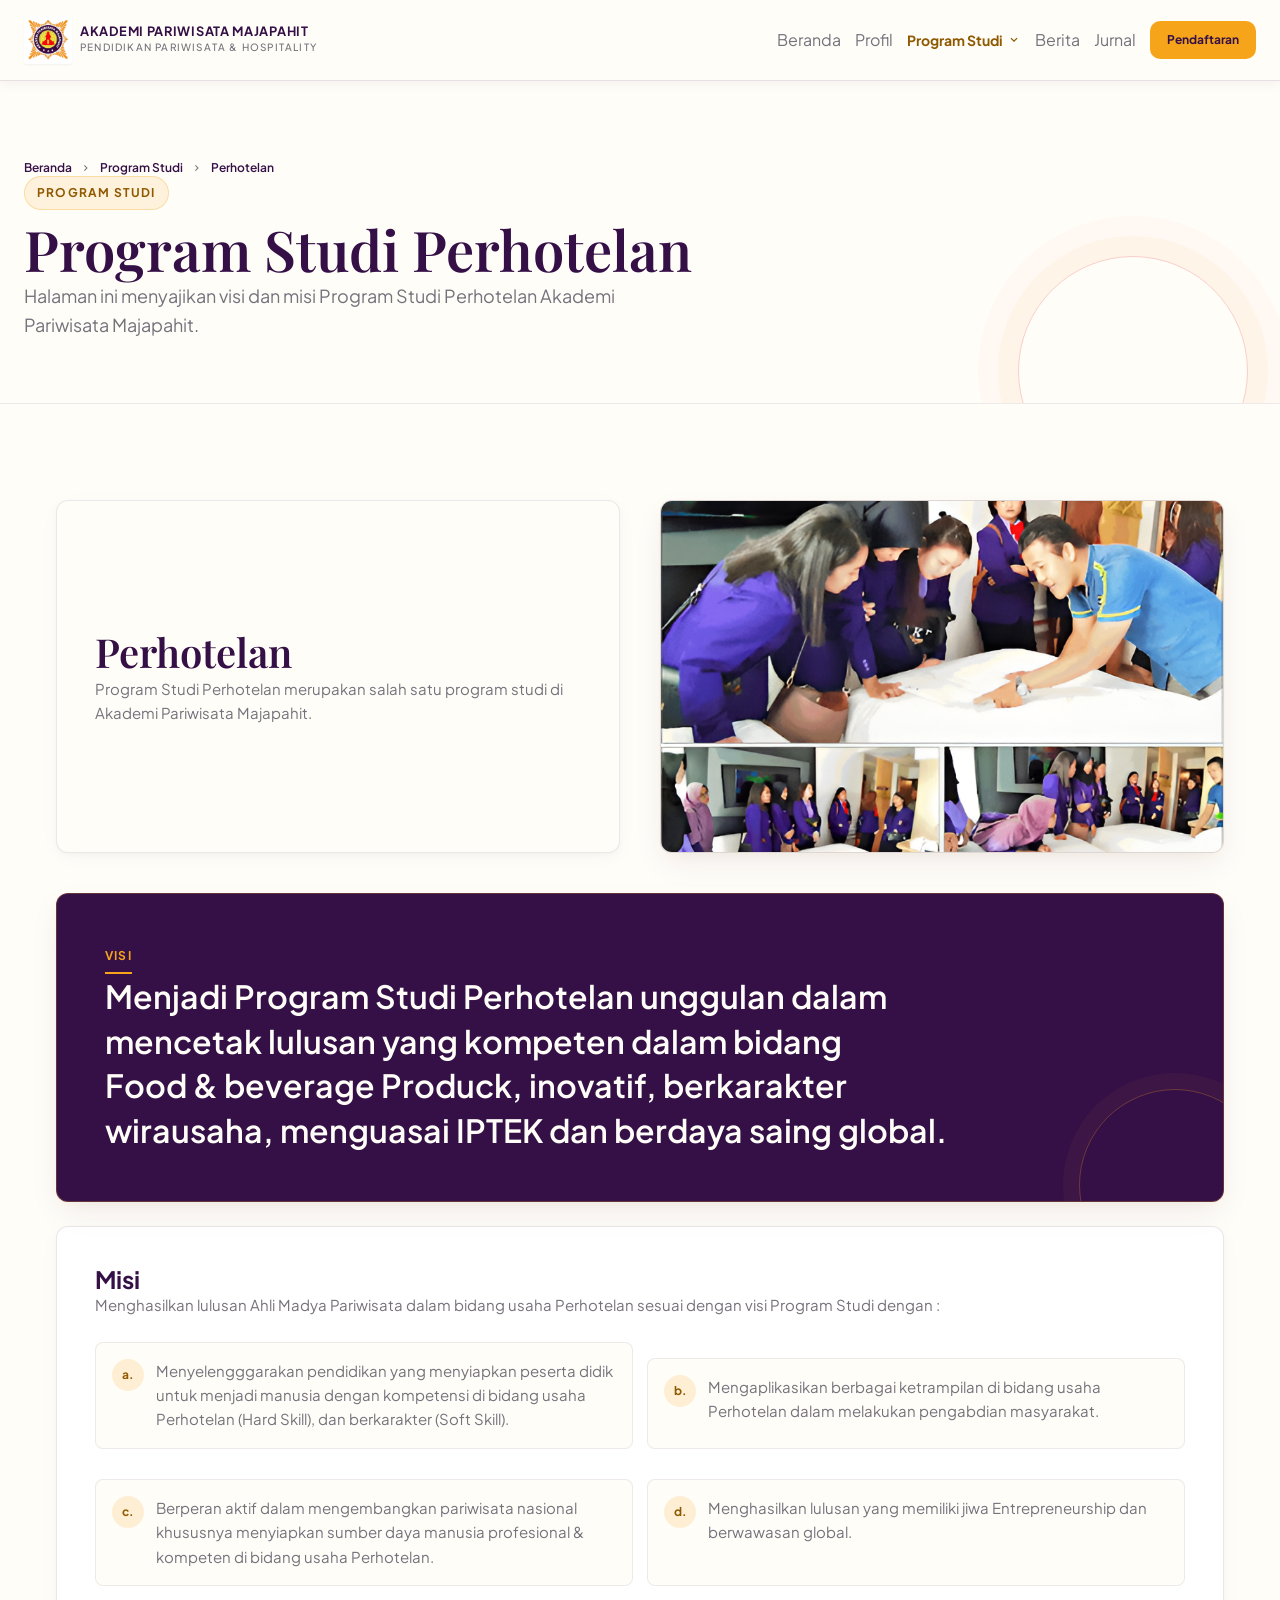
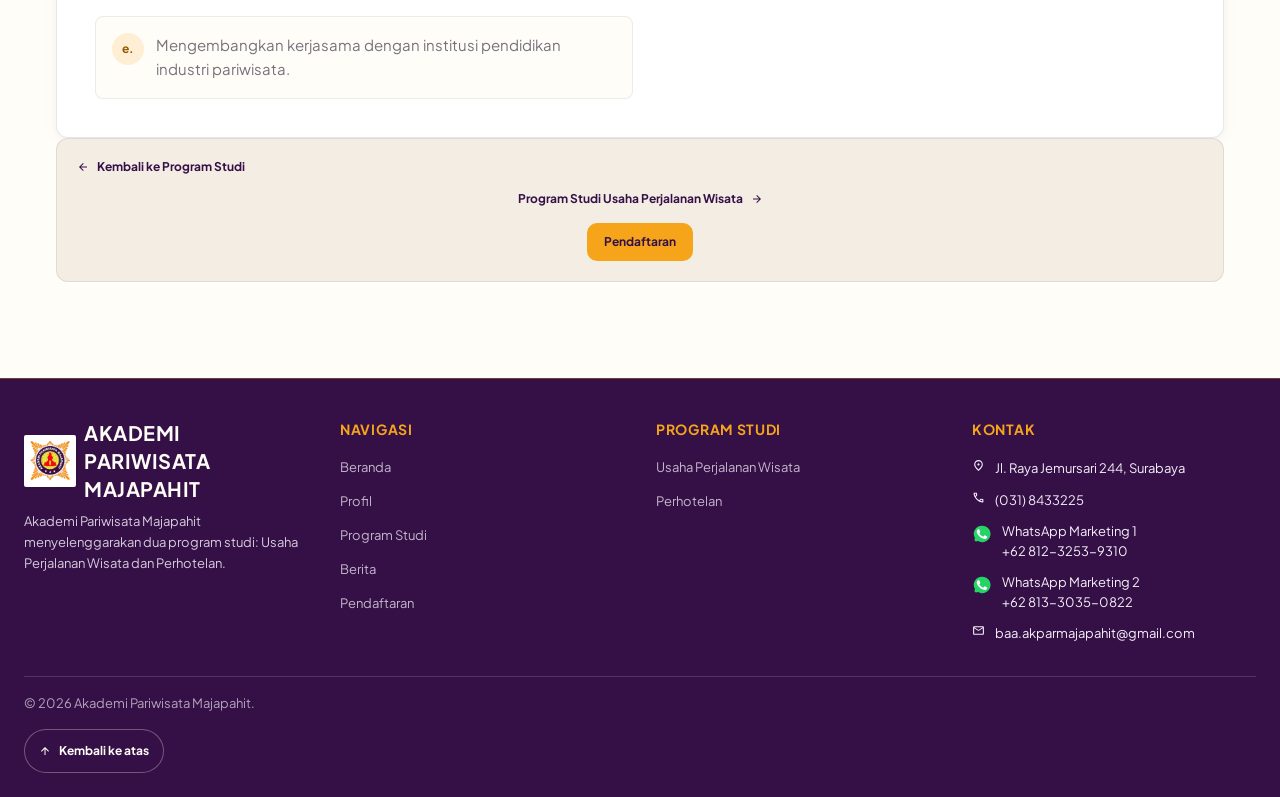
<file: prodi-perhotelan.html>
<!DOCTYPE html>
<html lang="id">
<head>
  <meta charset="utf-8">
  <meta name="viewport" content="width=device-width, initial-scale=1">
  <title>Perhotelan | Akademi Pariwisata Majapahit</title>
  <meta name="description" content="Visi dan misi Program Studi Perhotelan Akademi Pariwisata Majapahit.">
  <link rel="preconnect" href="https://fonts.googleapis.com">
  <link rel="preconnect" href="https://fonts.gstatic.com" crossorigin>
  <link href="https://fonts.googleapis.com/css2?family=Playfair+Display:ital,wght@0,600;0,700;1,600&amp;family=Plus+Jakarta+Sans:wght@400;500;600;700&amp;display=swap" rel="stylesheet">
  <link href="style.css" rel="stylesheet">
  <script src="script.js" defer></script>
</head>
<body class="program-page program-detail-page program-hotel-page bg-surface font-body-md text-on-surface antialiased">
  <header class="fixed top-0 w-full z-50 bg-surface/95 backdrop-blur-md shadow-[0_2px_12px_rgba(53,16,71,0.06)] border-b border-outline-variant/30">
    <div class="site-header-inner h-20 max-w-7xl mx-auto px-gutter flex items-center justify-between">
      <a class="program-brand flex items-center gap-space-sm group text-left" href="index.html" aria-label="Akademi Pariwisata Majapahit — Beranda">
        <span class="p-1 bg-surface-container-lowest rounded shadow-sm flex items-center justify-center shrink-0"><img alt="" class="w-10 h-10 object-contain shrink-0" src="assets/logo.png" width="447" height="447"></span>
        <span class="flex flex-col"><span class="program-brand-name font-headline-sm text-headline-sm font-bold text-primary-container tracking-wider leading-none group-hover:text-secondary transition-colors">AKADEMI PARIWISATA MAJAPAHIT</span><span class="program-brand-tagline font-label-md text-label-md tracking-widest text-on-surface-variant font-medium mt-0.5 uppercase">Pendidikan Pariwisata &amp; Hospitality</span></span>
      </a>
      <nav id="primary-navigation" class="primary-navigation items-center gap-space-md" aria-label="Navigasi utama">
        <a class="transition-colors py-2 text-on-surface-variant hover:text-primary" href="index.html">Beranda</a>
        <a class="transition-colors py-2 text-on-surface-variant hover:text-primary" href="profil.html">Profil</a>
        <div class="relative group nav-dropdown py-2">
          <button type="button" class="font-label-lg text-label-lg text-secondary font-bold flex items-center gap-1 cursor-pointer" aria-expanded="false" aria-controls="program-menu">Program Studi<span class="" aria-hidden="true"><svg viewBox="0 -960 960 960" width="1em" height="1em" fill="currentColor" aria-hidden="true" focusable="false"><path d="M480-345 240-585l56-56 184 184 184-184 56 56-240 240Z"/></svg></span></button>
          <div id="program-menu" class="nav-dropdown-panel absolute left-0 top-full flex-col bg-surface-container-lowest py-space-sm px-space-xs shadow-[0_12px_32px_-4px_rgba(53,16,71,0.12)] rounded-lg min-w-[250px] border border-outline-variant/20 z-50" aria-hidden="true">
            <a class="px-space-md py-2 text-on-surface-variant hover:bg-surface-container-low hover:text-primary rounded font-label-md text-label-md transition-colors" href="program-studi.html">Semua Program Studi</a>
            <a class="px-space-md py-2 text-on-surface-variant hover:bg-surface-container-low hover:text-primary rounded font-label-md text-label-md transition-colors" href="prodi-usaha-perjalanan-wisata.html">Usaha Perjalanan Wisata</a>
            <a class="px-space-md py-2 text-on-surface-variant hover:bg-surface-container-low hover:text-primary rounded font-label-md text-label-md transition-colors" href="prodi-perhotelan.html" aria-current="page">Perhotelan</a>
          </div>
        </div>
        <a class="transition-colors py-2 text-on-surface-variant hover:text-primary" href="berita.html">Berita</a>
        <!-- TODO: ganti href="#" dengan URL halaman Jurnal -->
        <a class="transition-colors py-2 text-on-surface-variant hover:text-primary" href="#">Jurnal</a>
        <a class="desktop-registration akpar-button akpar-button--accent px-space-md py-2.5 rounded bg-secondary-container text-on-secondary-container font-label-md text-label-md font-bold hover:bg-secondary transition-colors" href="pendaftaran.html">Pendaftaran</a>
        <a class="mobile-registration akpar-button akpar-button--accent px-space-md py-2.5 rounded bg-secondary-container text-on-secondary-container font-label-md text-label-md font-bold" href="pendaftaran.html">Pendaftaran</a>
      </nav>
      <button class="mobile-menu-toggle" type="button" aria-label="Buka menu navigasi" aria-expanded="false" aria-controls="primary-navigation"><span class="icon menu-icon menu-icon--open" aria-hidden="true"><svg viewBox="0 -960 960 960" width="1em" height="1em" fill="currentColor" aria-hidden="true" focusable="false"><path d="M120-240v-80h720v80H120Zm0-200v-80h720v80H120Zm0-200v-80h720v80H120Z"/></svg></span><span class="icon menu-icon menu-icon--close" aria-hidden="true"><svg viewBox="0 -960 960 960" width="1em" height="1em" fill="currentColor" aria-hidden="true" focusable="false"><path d="m256-200-56-56 224-224-224-224 56-56 224 224 224-224 56 56-224 224 224 224-56 56-224-224-224 224Z"/></svg></span></button>
    </div>
  </header>

  <main class="page-main">
    <section class="program-detail-intro bg-surface-bright py-space-xl lg:py-24" id="top">
      <div class="max-w-7xl mx-auto px-gutter">
        <nav class="font-label-md text-label-md text-on-surface-variant mb-space-lg" aria-label="Breadcrumb">
          <ol class="flex flex-wrap items-center gap-2">
            <li><a class="hover:text-primary transition-colors" href="index.html">Beranda</a></li>
            <li aria-hidden="true"><span class=""><svg viewBox="0 -960 960 960" width="1em" height="1em" fill="currentColor" aria-hidden="true" focusable="false"><path d="M504-480 320-664l56-56 240 240-240 240-56-56 184-184Z"/></svg></span></li>
            <li><a class="hover:text-primary transition-colors" href="program-studi.html">Program Studi</a></li>
            <li aria-hidden="true"><span class=""><svg viewBox="0 -960 960 960" width="1em" height="1em" fill="currentColor" aria-hidden="true" focusable="false"><path d="M504-480 320-664l56-56 240 240-240 240-56-56 184-184Z"/></svg></span></li>
            <li class="font-semibold text-primary-container" aria-current="page">Perhotelan</li>
          </ol>
        </nav>
        <span class="font-label-md text-label-md font-bold text-secondary tracking-widest uppercase">PROGRAM STUDI</span>
        <h1 class="font-headline-lg text-headline-lg lg:text-[48px] text-primary-container leading-tight mt-2">Program Studi Perhotelan</h1>
        <p class="font-body-lg text-body-lg text-on-surface-variant leading-relaxed mt-space-md max-w-3xl">Halaman ini menyajikan visi dan misi Program Studi Perhotelan Akademi Pariwisata Majapahit.</p>
      </div>
    </section>

    <section class="program-detail-content py-space-xl lg:py-24">
      <div class="max-w-5xl mx-auto px-gutter">
        <div class="program-detail-overview grid grid-cols-1 md:grid-cols-2 gap-space-lg lg:gap-space-xl items-center mb-space-xl">
          <div class="program-detail-summary">
            <h2 class="font-headline-lg text-headline-lg lg:text-[40px] text-primary-container leading-tight">Perhotelan</h2>
            <p class="font-body-md text-body-md text-on-surface-variant leading-relaxed mt-space-sm">Program Studi Perhotelan merupakan salah satu program studi di Akademi Pariwisata Majapahit.</p>
          </div>
          <figure class="program-detail-figure illustration-frame aspect-[16/10] shadow-card">
            <img src="assets/hotel.png" alt="Ilustrasi kamar hotel dan suasana perhotelan" loading="lazy" decoding="async" width="800" height="588">
          </figure>
        </div>
        <article class="program-detail-vision p-space-lg lg:p-space-xl rounded-xl bg-primary-container text-on-primary shadow-elevated">
          <span class="font-label-md text-label-md font-bold tracking-widest uppercase text-secondary-fixed">Visi</span>
          <p class="font-headline-sm text-headline-sm lg:text-[28px] leading-relaxed mt-space-md">Menjadi Program Studi Perhotelan unggulan dalam mencetak lulusan yang kompeten dalam bidang Food &amp; beverage Produck, inovatif, berkarakter wirausaha, menguasai IPTEK dan berdaya saing global.</p>
        </article>
        <article class="program-detail-mission mt-space-lg p-space-lg lg:p-space-xl rounded-xl bg-surface-container-lowest shadow-card border border-outline-variant/20">
          <h2 class="font-headline-sm text-headline-sm font-bold text-primary-container">Misi</h2>
          <p class="font-body-md text-body-md text-on-surface-variant leading-relaxed mt-space-sm mb-space-md">Menghasilkan lulusan Ahli Madya Pariwisata dalam bidang usaha Perhotelan sesuai dengan visi Program Studi dengan :</p>
          <ol class="program-detail-missions space-y-space-md">
            <li class="program-detail-mission-item flex gap-space-md"><span class="font-headline-sm text-headline-sm font-bold text-secondary shrink-0">a. </span><span class="font-body-md text-body-md text-on-surface-variant leading-relaxed">Menyelengggarakan pendidikan yang menyiapkan peserta didik untuk menjadi manusia dengan kompetensi di bidang usaha Perhotelan (Hard Skill), dan berkarakter (Soft Skill).</span></li>
            <li class="program-detail-mission-item flex gap-space-md"><span class="font-headline-sm text-headline-sm font-bold text-secondary shrink-0">b. </span><span class="font-body-md text-body-md text-on-surface-variant leading-relaxed">Mengaplikasikan berbagai ketrampilan di bidang usaha Perhotelan dalam melakukan pengabdian masyarakat.</span></li>
            <li class="program-detail-mission-item flex gap-space-md"><span class="font-headline-sm text-headline-sm font-bold text-secondary shrink-0">c. </span><span class="font-body-md text-body-md text-on-surface-variant leading-relaxed">Berperan aktif dalam mengembangkan pariwisata nasional khususnya menyiapkan sumber daya manusia profesional &amp; kompeten di bidang usaha Perhotelan.</span></li>
            <li class="program-detail-mission-item flex gap-space-md"><span class="font-headline-sm text-headline-sm font-bold text-secondary shrink-0">d. </span><span class="font-body-md text-body-md text-on-surface-variant leading-relaxed">Menghasilkan lulusan yang memiliki jiwa Entrepreneurship dan berwawasan global.</span></li>
            <li class="program-detail-mission-item flex gap-space-md"><span class="font-headline-sm text-headline-sm font-bold text-secondary shrink-0">e. </span><span class="font-body-md text-body-md text-on-surface-variant leading-relaxed">Mengembangkan kerjasama dengan institusi pendidikan industri pariwisata.</span></li>
          </ol>
        </article>
        <nav class="program-detail-navigation mt-space-xl flex flex-col sm:flex-row sm:items-center sm:justify-between gap-space-md" aria-label="Navigasi program studi">
          <a class="inline-flex items-center gap-2 font-label-md text-label-md font-bold text-primary hover:text-secondary transition-colors" href="program-studi.html"><span class="" aria-hidden="true"><svg viewBox="0 -960 960 960" width="1em" height="1em" fill="currentColor" aria-hidden="true" focusable="false"><path d="m313-440 224 224-57 56-320-320 320-320 57 56-224 224h487v80H313Z"/></svg></span>Kembali ke Program Studi</a>
          <div class="flex flex-col sm:flex-row gap-space-md">
            <a class="inline-flex items-center gap-2 font-label-md text-label-md font-bold text-primary hover:text-secondary transition-colors" href="prodi-usaha-perjalanan-wisata.html">Program Studi Usaha Perjalanan Wisata <span class="" aria-hidden="true"><svg viewBox="0 -960 960 960" width="1em" height="1em" fill="currentColor" aria-hidden="true" focusable="false"><path d="M647-440H160v-80h487L423-744l57-56 320 320-320 320-57-56 224-224Z"/></svg></span></a>
            <a class="akpar-button akpar-button--accent inline-flex items-center gap-2 px-space-md py-2.5 rounded bg-secondary-container text-on-secondary-container font-label-md text-label-md font-bold hover:bg-secondary transition-colors" href="pendaftaran.html">Pendaftaran</a>
          </div>
        </nav>
      </div>
    </section>
  </main>

  <footer class="program-footer w-full bg-primary-container text-surface-container-lowest border-t border-secondary/30 pt-space-xl pb-space-lg">
    <div class="max-w-7xl mx-auto px-gutter">
      <div class="site-footer-grid">
        <div><a class="flex items-center gap-space-sm mb-space-sm" href="index.html" aria-label="Akademi Pariwisata Majapahit — Beranda"><span class="p-1.5 bg-surface-container-lowest rounded shadow shrink-0"><img alt="" class="w-10 h-10 object-contain" src="assets/logo.png" width="447" height="447" loading="lazy" decoding="async"></span><span class="font-headline-sm text-headline-sm font-bold text-surface tracking-wide">AKADEMI PARIWISATA MAJAPAHIT</span></a><p class="font-body-sm text-body-sm text-surface-variant/90 leading-relaxed">Akademi Pariwisata Majapahit menyelenggarakan dua program studi: Usaha Perjalanan Wisata dan Perhotelan.</p></div>
        <nav class="site-footer-links" aria-label="Navigasi footer"><h2 class="font-label-lg text-label-lg font-bold text-secondary-fixed uppercase tracking-wider mb-2">Navigasi</h2><a class="font-body-sm text-body-sm text-surface-variant/80 hover:text-secondary-fixed py-1" href="index.html">Beranda</a><a class="font-body-sm text-body-sm text-surface-variant/80 hover:text-secondary-fixed py-1" href="profil.html">Profil</a><a class="font-body-sm text-body-sm text-surface-variant/80 hover:text-secondary-fixed py-1" href="program-studi.html">Program Studi</a><a class="font-body-sm text-body-sm text-surface-variant/80 hover:text-secondary-fixed py-1" href="berita.html">Berita</a><a class="font-body-sm text-body-sm text-surface-variant/80 hover:text-secondary-fixed py-1" href="pendaftaran.html">Pendaftaran</a></nav>
        <nav class="site-footer-links" aria-label="Program studi"><h2 class="font-label-lg text-label-lg font-bold text-secondary-fixed uppercase tracking-wider mb-2">Program Studi</h2><a class="font-body-sm text-body-sm text-surface-variant/80 hover:text-secondary-fixed py-1" href="prodi-usaha-perjalanan-wisata.html">Usaha Perjalanan Wisata</a><a class="font-body-sm text-body-sm text-surface-variant/80 hover:text-secondary-fixed py-1" href="prodi-perhotelan.html">Perhotelan</a></nav>
        <address class="site-footer-contact"><h2 class="font-label-lg text-label-lg font-bold text-secondary-fixed uppercase tracking-wider mb-2">Kontak</h2><a class="font-body-sm text-body-sm" href="https://www.google.com/maps/search/?api=1&amp;query=Jl.%20Raya%20Jemursari%20244%2C%20Surabaya" target="_blank" rel="noopener noreferrer"><span class="" aria-hidden="true"><svg viewBox="0 -960 960 960" width="1em" height="1em" fill="currentColor" aria-hidden="true" focusable="false"><path d="M536.5-503.5Q560-527 560-560t-23.5-56.5Q513-640 480-640t-56.5 23.5Q400-593 400-560t23.5 56.5Q447-480 480-480t56.5-23.5ZM480-186q122-112 181-203.5T720-552q0-109-69.5-178.5T480-800q-101 0-170.5 69.5T240-552q0 71 59 162.5T480-186Zm0 106Q319-217 239.5-334.5T160-552q0-150 96.5-239T480-880q127 0 223.5 89T800-552q0 100-79.5 217.5T480-80Zm0-480Z"/></svg></span><span>Jl. Raya Jemursari 244, Surabaya</span></a><a class="font-body-sm text-body-sm" href="tel:+62318433225"><span class="" aria-hidden="true"><svg viewBox="0 -960 960 960" width="1em" height="1em" fill="currentColor" aria-hidden="true" focusable="false"><path d="M798-120q-125 0-247-54.5T329-329Q229-429 174.5-551T120-798q0-18 12-30t30-12h162q14 0 25 9.5t13 22.5l26 140q2 16-1 27t-11 19l-97 98q20 37 47.5 71.5T387-386q31 31 65 57.5t72 48.5l94-94q9-9 23.5-13.5T670-390l138 28q14 4 23 14.5t9 23.5v162q0 18-12 30t-30 12ZM241-600l66-66-17-94h-89q5 41 14 81t26 79Zm358 358q39 17 79.5 27t81.5 13v-88l-94-19-67 67ZM241-600Zm358 358Z"/></svg></span><span>(031) 8433225</span></a><a class="font-body-sm text-body-sm" href="https://wa.me/6281232539310" target="_blank" rel="noopener noreferrer"><img class="contact-icon contact-icon--whatsapp" src="assets/whatsapp.svg" alt="" aria-hidden="true" width="24" height="24" loading="lazy" decoding="async"><span>WhatsApp Marketing 1<br>+62 812-3253-9310</span></a><a class="font-body-sm text-body-sm" href="https://wa.me/6281330350822" target="_blank" rel="noopener noreferrer"><img class="contact-icon contact-icon--whatsapp" src="assets/whatsapp.svg" alt="" aria-hidden="true" width="24" height="24" loading="lazy" decoding="async"><span>WhatsApp Marketing 2<br>+62 813-3035-0822</span></a><a class="font-body-sm text-body-sm" href="mailto:baa.akparmajapahit@gmail.com"><span class="" aria-hidden="true"><svg viewBox="0 -960 960 960" width="1em" height="1em" fill="currentColor" aria-hidden="true" focusable="false"><path d="M160-160q-33 0-56.5-23.5T80-240v-480q0-33 23.5-56.5T160-800h640q33 0 56.5 23.5T880-720v480q0 33-23.5 56.5T800-160H160Zm320-280L160-640v400h640v-400L480-440Zm0-80 320-200H160l320 200ZM160-640v-80 480-400Z"/></svg></span><span>baa.akparmajapahit@gmail.com</span></a></address>
      </div>
      <p class="pt-space-md text-surface-variant/70 font-body-sm text-body-sm">&copy; <span data-current-year>2026</span> Akademi Pariwisata Majapahit.</p>
      <a class="program-back-to-top" href="#top" aria-label="Kembali ke atas"><span class="" aria-hidden="true"><svg viewBox="0 -960 960 960" width="1em" height="1em" fill="currentColor" aria-hidden="true" focusable="false"><path d="M440-160v-487L216-423l-56-57 320-320 320 320-56 57-224-224v487h-80Z"/></svg></span><span>Kembali ke atas</span></a>
    </div>
  </footer>
</body>
</html>
</file>
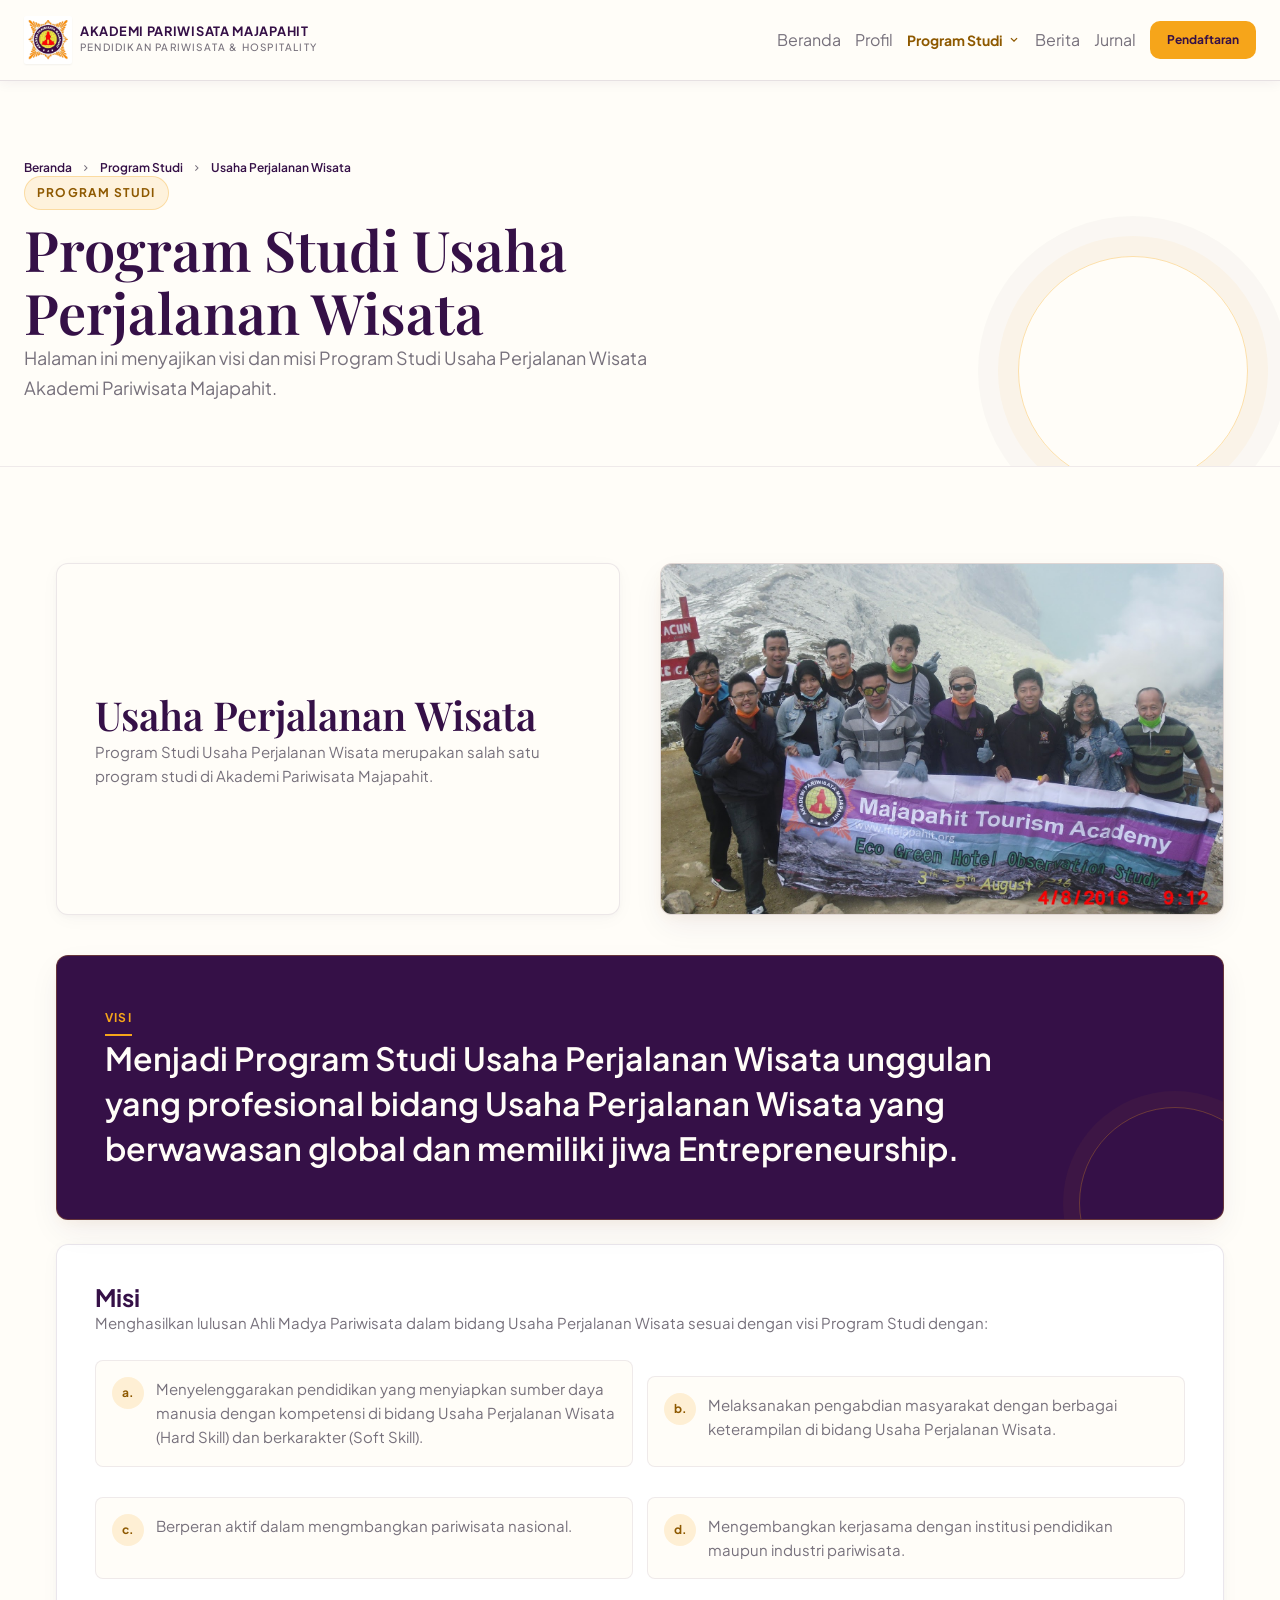
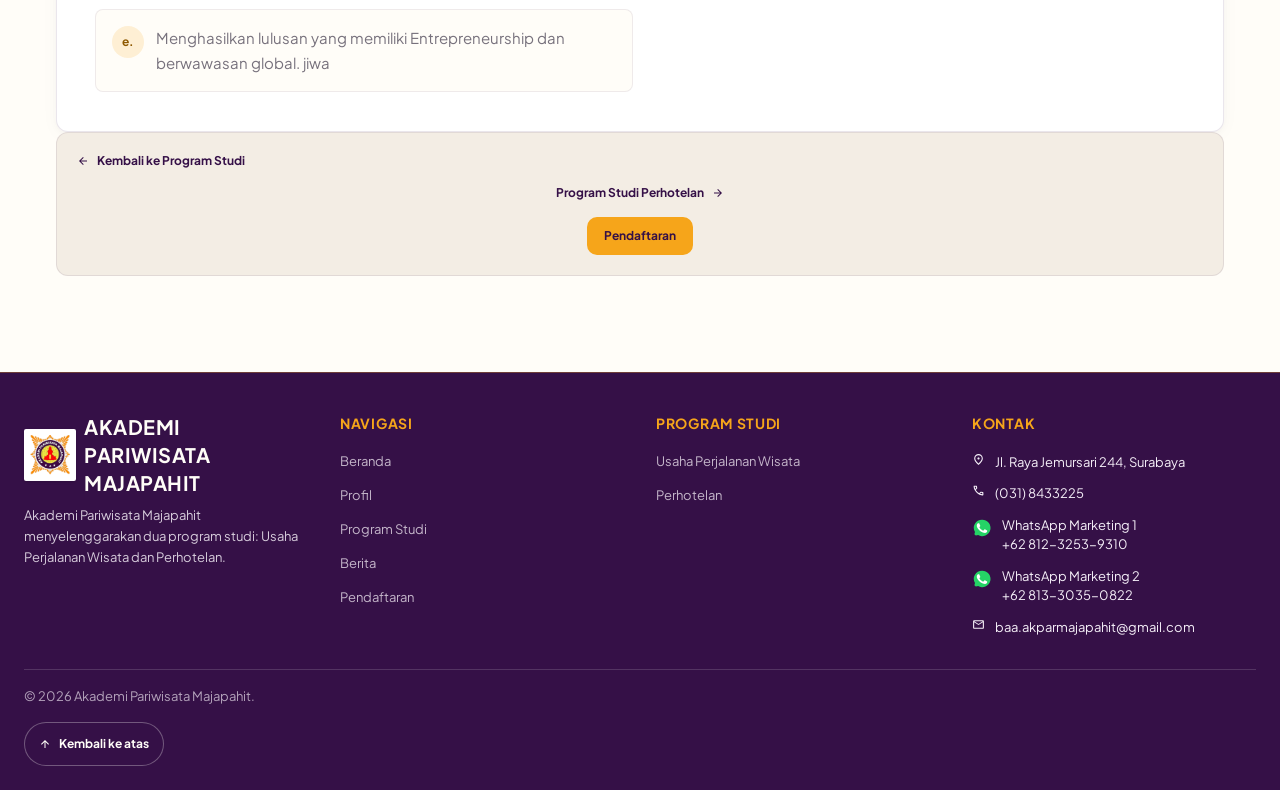
<file: prodi-usaha-perjalanan-wisata.html>
<!DOCTYPE html>
<html lang="id">
<head>
  <meta charset="utf-8">
  <meta name="viewport" content="width=device-width, initial-scale=1">
  <title>Usaha Perjalanan Wisata | Akademi Pariwisata Majapahit</title>
  <meta name="description" content="Visi dan misi Program Studi Usaha Perjalanan Wisata Akademi Pariwisata Majapahit.">
  <link rel="preconnect" href="https://fonts.googleapis.com">
  <link rel="preconnect" href="https://fonts.gstatic.com" crossorigin>
  <link href="https://fonts.googleapis.com/css2?family=Playfair+Display:ital,wght@0,600;0,700;1,600&amp;family=Plus+Jakarta+Sans:wght@400;500;600;700&amp;display=swap" rel="stylesheet">
  <link href="style.css" rel="stylesheet">
  <script src="script.js" defer></script>
</head>
<body class="program-page program-detail-page program-travel-page bg-surface font-body-md text-on-surface antialiased">
  <header class="fixed top-0 w-full z-50 bg-surface/95 backdrop-blur-md shadow-[0_2px_12px_rgba(53,16,71,0.06)] border-b border-outline-variant/30">
    <div class="site-header-inner h-20 max-w-7xl mx-auto px-gutter flex items-center justify-between">
      <a class="program-brand flex items-center gap-space-sm group text-left" href="index.html" aria-label="Akademi Pariwisata Majapahit — Beranda">
        <span class="p-1 bg-surface-container-lowest rounded shadow-sm flex items-center justify-center shrink-0"><img alt="" class="w-10 h-10 object-contain shrink-0" src="assets/logo.png" width="447" height="447"></span>
        <span class="flex flex-col"><span class="program-brand-name font-headline-sm text-headline-sm font-bold text-primary-container tracking-wider leading-none group-hover:text-secondary transition-colors">AKADEMI PARIWISATA MAJAPAHIT</span><span class="program-brand-tagline font-label-md text-label-md tracking-widest text-on-surface-variant font-medium mt-0.5 uppercase">Pendidikan Pariwisata &amp; Hospitality</span></span>
      </a>
      <nav id="primary-navigation" class="primary-navigation items-center gap-space-md" aria-label="Navigasi utama">
        <a class="transition-colors py-2 text-on-surface-variant hover:text-primary" href="index.html">Beranda</a>
        <a class="transition-colors py-2 text-on-surface-variant hover:text-primary" href="profil.html">Profil</a>
        <div class="relative group nav-dropdown py-2">
          <button type="button" class="font-label-lg text-label-lg text-secondary font-bold flex items-center gap-1 cursor-pointer" aria-expanded="false" aria-controls="program-menu">Program Studi<span class="" aria-hidden="true"><svg viewBox="0 -960 960 960" width="1em" height="1em" fill="currentColor" aria-hidden="true" focusable="false"><path d="M480-345 240-585l56-56 184 184 184-184 56 56-240 240Z"/></svg></span></button>
          <div id="program-menu" class="nav-dropdown-panel absolute left-0 top-full flex-col bg-surface-container-lowest py-space-sm px-space-xs shadow-[0_12px_32px_-4px_rgba(53,16,71,0.12)] rounded-lg min-w-[250px] border border-outline-variant/20 z-50" aria-hidden="true">
            <a class="px-space-md py-2 text-on-surface-variant hover:bg-surface-container-low hover:text-primary rounded font-label-md text-label-md transition-colors" href="program-studi.html">Semua Program Studi</a>
            <a class="px-space-md py-2 text-on-surface-variant hover:bg-surface-container-low hover:text-primary rounded font-label-md text-label-md transition-colors" href="prodi-usaha-perjalanan-wisata.html" aria-current="page">Usaha Perjalanan Wisata</a>
            <a class="px-space-md py-2 text-on-surface-variant hover:bg-surface-container-low hover:text-primary rounded font-label-md text-label-md transition-colors" href="prodi-perhotelan.html">Perhotelan</a>
          </div>
        </div>
        <a class="transition-colors py-2 text-on-surface-variant hover:text-primary" href="berita.html">Berita</a>
        <!-- TODO: ganti href="#" dengan URL halaman Jurnal -->
        <a class="transition-colors py-2 text-on-surface-variant hover:text-primary" href="#">Jurnal</a>
        <a class="desktop-registration akpar-button akpar-button--accent px-space-md py-2.5 rounded bg-secondary-container text-on-secondary-container font-label-md text-label-md font-bold hover:bg-secondary transition-colors" href="pendaftaran.html">Pendaftaran</a>
        <a class="mobile-registration akpar-button akpar-button--accent px-space-md py-2.5 rounded bg-secondary-container text-on-secondary-container font-label-md text-label-md font-bold" href="pendaftaran.html">Pendaftaran</a>
      </nav>
      <button class="mobile-menu-toggle" type="button" aria-label="Buka menu navigasi" aria-expanded="false" aria-controls="primary-navigation"><span class="icon menu-icon menu-icon--open" aria-hidden="true"><svg viewBox="0 -960 960 960" width="1em" height="1em" fill="currentColor" aria-hidden="true" focusable="false"><path d="M120-240v-80h720v80H120Zm0-200v-80h720v80H120Zm0-200v-80h720v80H120Z"/></svg></span><span class="icon menu-icon menu-icon--close" aria-hidden="true"><svg viewBox="0 -960 960 960" width="1em" height="1em" fill="currentColor" aria-hidden="true" focusable="false"><path d="m256-200-56-56 224-224-224-224 56-56 224 224 224-224 56 56-224 224 224 224-56 56-224-224-224 224Z"/></svg></span></button>
    </div>
  </header>

  <main class="page-main">
    <section class="program-detail-intro bg-surface-bright py-space-xl lg:py-24" id="top">
      <div class="max-w-7xl mx-auto px-gutter">
        <nav class="font-label-md text-label-md text-on-surface-variant mb-space-lg" aria-label="Breadcrumb">
          <ol class="flex flex-wrap items-center gap-2">
            <li><a class="hover:text-primary transition-colors" href="index.html">Beranda</a></li>
            <li aria-hidden="true"><span class=""><svg viewBox="0 -960 960 960" width="1em" height="1em" fill="currentColor" aria-hidden="true" focusable="false"><path d="M504-480 320-664l56-56 240 240-240 240-56-56 184-184Z"/></svg></span></li>
            <li><a class="hover:text-primary transition-colors" href="program-studi.html">Program Studi</a></li>
            <li aria-hidden="true"><span class=""><svg viewBox="0 -960 960 960" width="1em" height="1em" fill="currentColor" aria-hidden="true" focusable="false"><path d="M504-480 320-664l56-56 240 240-240 240-56-56 184-184Z"/></svg></span></li>
            <li class="font-semibold text-primary-container" aria-current="page">Usaha Perjalanan Wisata</li>
          </ol>
        </nav>
        <span class="font-label-md text-label-md font-bold text-secondary tracking-widest uppercase">PROGRAM STUDI</span>
        <h1 class="font-headline-lg text-headline-lg lg:text-[48px] text-primary-container leading-tight mt-2">Program Studi Usaha Perjalanan Wisata</h1>
        <p class="font-body-lg text-body-lg text-on-surface-variant leading-relaxed mt-space-md max-w-3xl">Halaman ini menyajikan visi dan misi Program Studi Usaha Perjalanan Wisata Akademi Pariwisata Majapahit.</p>
      </div>
    </section>

    <section class="program-detail-content py-space-xl lg:py-24">
      <div class="max-w-5xl mx-auto px-gutter">
        <div class="program-detail-overview grid grid-cols-1 md:grid-cols-2 gap-space-lg lg:gap-space-xl items-center mb-space-xl">
          <div class="program-detail-summary">
            <h2 class="font-headline-lg text-headline-lg lg:text-[40px] text-primary-container leading-tight">Usaha Perjalanan Wisata</h2>
            <p class="font-body-md text-body-md text-on-surface-variant leading-relaxed mt-space-sm">Program Studi Usaha Perjalanan Wisata merupakan salah satu program studi di Akademi Pariwisata Majapahit.</p>
          </div>
          <figure class="program-detail-figure illustration-frame aspect-[16/10] shadow-card">
            <img src="assets/upw1.JPG" alt="Ilustrasi destinasi dan perjalanan wisata" loading="lazy" decoding="async" width="1600" height="1200">
        </div>
        <article class="program-detail-vision p-space-lg lg:p-space-xl rounded-xl bg-primary-container text-on-primary shadow-elevated">
          <span class="font-label-md text-label-md font-bold tracking-widest uppercase text-secondary-fixed">Visi</span>
          <p class="font-headline-sm text-headline-sm lg:text-[28px] leading-relaxed mt-space-md">Menjadi Program Studi Usaha Perjalanan Wisata unggulan yang profesional bidang Usaha Perjalanan Wisata yang berwawasan global dan memiliki jiwa Entrepreneurship.</p>
        </article>
        <article class="program-detail-mission mt-space-lg p-space-lg lg:p-space-xl rounded-xl bg-surface-container-lowest shadow-card border border-outline-variant/20">
          <h2 class="font-headline-sm text-headline-sm font-bold text-primary-container">Misi</h2>
          <p class="font-body-md text-body-md text-on-surface-variant leading-relaxed mt-space-sm mb-space-md">Menghasilkan lulusan Ahli Madya Pariwisata dalam bidang Usaha Perjalanan Wisata sesuai dengan visi Program Studi dengan:</p>
          <ol class="program-detail-missions space-y-space-md">
            <li class="program-detail-mission-item flex gap-space-md"><span class="font-headline-sm text-headline-sm font-bold text-secondary shrink-0">a. </span><span class="font-body-md text-body-md text-on-surface-variant leading-relaxed">Menyelenggarakan pendidikan yang menyiapkan sumber daya manusia dengan kompetensi di bidang Usaha Perjalanan Wisata (Hard Skill) dan berkarakter (Soft Skill).</span></li>
            <li class="program-detail-mission-item flex gap-space-md"><span class="font-headline-sm text-headline-sm font-bold text-secondary shrink-0">b. </span><span class="font-body-md text-body-md text-on-surface-variant leading-relaxed">Melaksanakan pengabdian masyarakat dengan berbagai keterampilan di bidang Usaha Perjalanan Wisata.</span></li>
            <li class="program-detail-mission-item flex gap-space-md"><span class="font-headline-sm text-headline-sm font-bold text-secondary shrink-0">c. </span><span class="font-body-md text-body-md text-on-surface-variant leading-relaxed">Berperan aktif dalam mengmbangkan pariwisata nasional.</span></li>
            <li class="program-detail-mission-item flex gap-space-md"><span class="font-headline-sm text-headline-sm font-bold text-secondary shrink-0">d. </span><span class="font-body-md text-body-md text-on-surface-variant leading-relaxed">Mengembangkan kerjasama dengan institusi pendidikan maupun industri pariwisata.</span></li>
            <li class="program-detail-mission-item flex gap-space-md"><span class="font-headline-sm text-headline-sm font-bold text-secondary shrink-0">e. </span><span class="font-body-md text-body-md text-on-surface-variant leading-relaxed">Menghasilkan lulusan yang memiliki Entrepreneurship dan berwawasan global. jiwa</span></li>
          </ol>
        </article>
        <nav class="program-detail-navigation mt-space-xl flex flex-col sm:flex-row sm:items-center sm:justify-between gap-space-md" aria-label="Navigasi program studi">
          <a class="inline-flex items-center gap-2 font-label-md text-label-md font-bold text-primary hover:text-secondary transition-colors" href="program-studi.html"><span class="" aria-hidden="true"><svg viewBox="0 -960 960 960" width="1em" height="1em" fill="currentColor" aria-hidden="true" focusable="false"><path d="m313-440 224 224-57 56-320-320 320-320 57 56-224 224h487v80H313Z"/></svg></span>Kembali ke Program Studi</a>
          <div class="flex flex-col sm:flex-row gap-space-md">
            <a class="inline-flex items-center gap-2 font-label-md text-label-md font-bold text-primary hover:text-secondary transition-colors" href="prodi-perhotelan.html">Program Studi Perhotelan <span class="" aria-hidden="true"><svg viewBox="0 -960 960 960" width="1em" height="1em" fill="currentColor" aria-hidden="true" focusable="false"><path d="M647-440H160v-80h487L423-744l57-56 320 320-320 320-57-56 224-224Z"/></svg></span></a>
            <a class="akpar-button akpar-button--accent inline-flex items-center gap-2 px-space-md py-2.5 rounded bg-secondary-container text-on-secondary-container font-label-md text-label-md font-bold hover:bg-secondary transition-colors" href="pendaftaran.html">Pendaftaran</a>
          </div>
        </nav>
      </div>
    </section>
  </main>

  <footer class="program-footer w-full bg-primary-container text-surface-container-lowest border-t border-secondary/30 pt-space-xl pb-space-lg">
    <div class="max-w-7xl mx-auto px-gutter">
      <div class="site-footer-grid">
        <div><a class="flex items-center gap-space-sm mb-space-sm" href="index.html" aria-label="Akademi Pariwisata Majapahit — Beranda"><span class="p-1.5 bg-surface-container-lowest rounded shadow shrink-0"><img alt="" class="w-10 h-10 object-contain" src="assets/logo.png" width="447" height="447" loading="lazy" decoding="async"></span><span class="font-headline-sm text-headline-sm font-bold text-surface tracking-wide">AKADEMI PARIWISATA MAJAPAHIT</span></a><p class="font-body-sm text-body-sm text-surface-variant/90 leading-relaxed">Akademi Pariwisata Majapahit menyelenggarakan dua program studi: Usaha Perjalanan Wisata dan Perhotelan.</p></div>
        <nav class="site-footer-links" aria-label="Navigasi footer"><h2 class="font-label-lg text-label-lg font-bold text-secondary-fixed uppercase tracking-wider mb-2">Navigasi</h2><a class="font-body-sm text-body-sm text-surface-variant/80 hover:text-secondary-fixed py-1" href="index.html">Beranda</a><a class="font-body-sm text-body-sm text-surface-variant/80 hover:text-secondary-fixed py-1" href="profil.html">Profil</a><a class="font-body-sm text-body-sm text-surface-variant/80 hover:text-secondary-fixed py-1" href="program-studi.html">Program Studi</a><a class="font-body-sm text-body-sm text-surface-variant/80 hover:text-secondary-fixed py-1" href="berita.html">Berita</a><a class="font-body-sm text-body-sm text-surface-variant/80 hover:text-secondary-fixed py-1" href="pendaftaran.html">Pendaftaran</a></nav>
        <nav class="site-footer-links" aria-label="Program studi"><h2 class="font-label-lg text-label-lg font-bold text-secondary-fixed uppercase tracking-wider mb-2">Program Studi</h2><a class="font-body-sm text-body-sm text-surface-variant/80 hover:text-secondary-fixed py-1" href="prodi-usaha-perjalanan-wisata.html">Usaha Perjalanan Wisata</a><a class="font-body-sm text-body-sm text-surface-variant/80 hover:text-secondary-fixed py-1" href="prodi-perhotelan.html">Perhotelan</a></nav>
        <address class="site-footer-contact"><h2 class="font-label-lg text-label-lg font-bold text-secondary-fixed uppercase tracking-wider mb-2">Kontak</h2><a class="font-body-sm text-body-sm" href="https://www.google.com/maps/search/?api=1&amp;query=Jl.%20Raya%20Jemursari%20244%2C%20Surabaya" target="_blank" rel="noopener noreferrer"><span class="" aria-hidden="true"><svg viewBox="0 -960 960 960" width="1em" height="1em" fill="currentColor" aria-hidden="true" focusable="false"><path d="M536.5-503.5Q560-527 560-560t-23.5-56.5Q513-640 480-640t-56.5 23.5Q400-593 400-560t23.5 56.5Q447-480 480-480t56.5-23.5ZM480-186q122-112 181-203.5T720-552q0-109-69.5-178.5T480-800q-101 0-170.5 69.5T240-552q0 71 59 162.5T480-186Zm0 106Q319-217 239.5-334.5T160-552q0-150 96.5-239T480-880q127 0 223.5 89T800-552q0 100-79.5 217.5T480-80Zm0-480Z"/></svg></span><span>Jl. Raya Jemursari 244, Surabaya</span></a><a class="font-body-sm text-body-sm" href="tel:+62318433225"><span class="" aria-hidden="true"><svg viewBox="0 -960 960 960" width="1em" height="1em" fill="currentColor" aria-hidden="true" focusable="false"><path d="M798-120q-125 0-247-54.5T329-329Q229-429 174.5-551T120-798q0-18 12-30t30-12h162q14 0 25 9.5t13 22.5l26 140q2 16-1 27t-11 19l-97 98q20 37 47.5 71.5T387-386q31 31 65 57.5t72 48.5l94-94q9-9 23.5-13.5T670-390l138 28q14 4 23 14.5t9 23.5v162q0 18-12 30t-30 12ZM241-600l66-66-17-94h-89q5 41 14 81t26 79Zm358 358q39 17 79.5 27t81.5 13v-88l-94-19-67 67ZM241-600Zm358 358Z"/></svg></span><span>(031) 8433225</span></a><a class="font-body-sm text-body-sm" href="https://wa.me/6281232539310" target="_blank" rel="noopener noreferrer"><img class="contact-icon contact-icon--whatsapp" src="assets/whatsapp.svg" alt="" aria-hidden="true" width="24" height="24" loading="lazy" decoding="async"><span>WhatsApp Marketing 1<br>+62 812-3253-9310</span></a><a class="font-body-sm text-body-sm" href="https://wa.me/6281330350822" target="_blank" rel="noopener noreferrer"><img class="contact-icon contact-icon--whatsapp" src="assets/whatsapp.svg" alt="" aria-hidden="true" width="24" height="24" loading="lazy" decoding="async"><span>WhatsApp Marketing 2<br>+62 813-3035-0822</span></a><a class="font-body-sm text-body-sm" href="mailto:baa.akparmajapahit@gmail.com"><span class="" aria-hidden="true"><svg viewBox="0 -960 960 960" width="1em" height="1em" fill="currentColor" aria-hidden="true" focusable="false"><path d="M160-160q-33 0-56.5-23.5T80-240v-480q0-33 23.5-56.5T160-800h640q33 0 56.5 23.5T880-720v480q0 33-23.5 56.5T800-160H160Zm320-280L160-640v400h640v-400L480-440Zm0-80 320-200H160l320 200ZM160-640v-80 480-400Z"/></svg></span><span>baa.akparmajapahit@gmail.com</span></a></address>
      </div>
      <p class="pt-space-md text-surface-variant/70 font-body-sm text-body-sm">&copy; <span data-current-year>2026</span> Akademi Pariwisata Majapahit.</p>
      <a class="program-back-to-top" href="#top" aria-label="Kembali ke atas"><span class="" aria-hidden="true"><svg viewBox="0 -960 960 960" width="1em" height="1em" fill="currentColor" aria-hidden="true" focusable="false"><path d="M440-160v-487L216-423l-56-57 320-320 320 320-56 57-224-224v487h-80Z"/></svg></span><span>Kembali ke atas</span></a>
    </div>
  </footer>
</body>
</html>
</file>
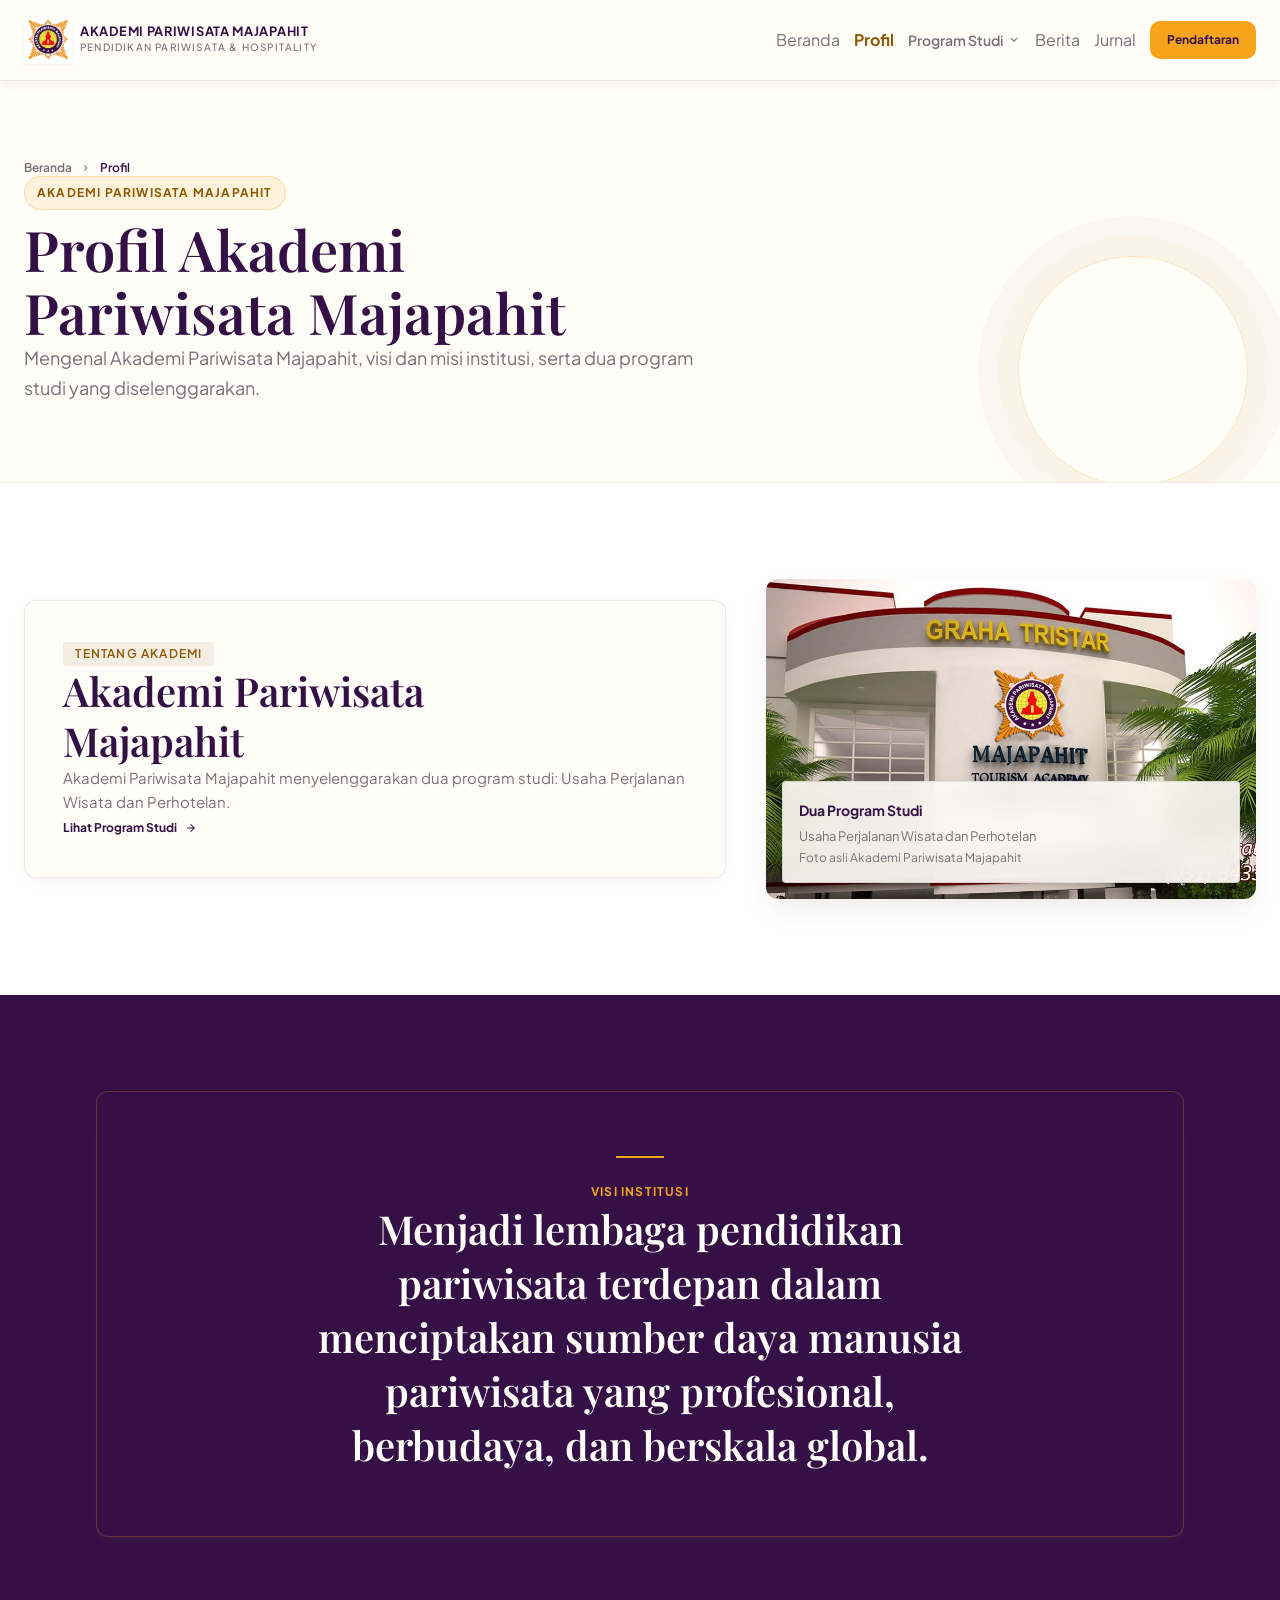
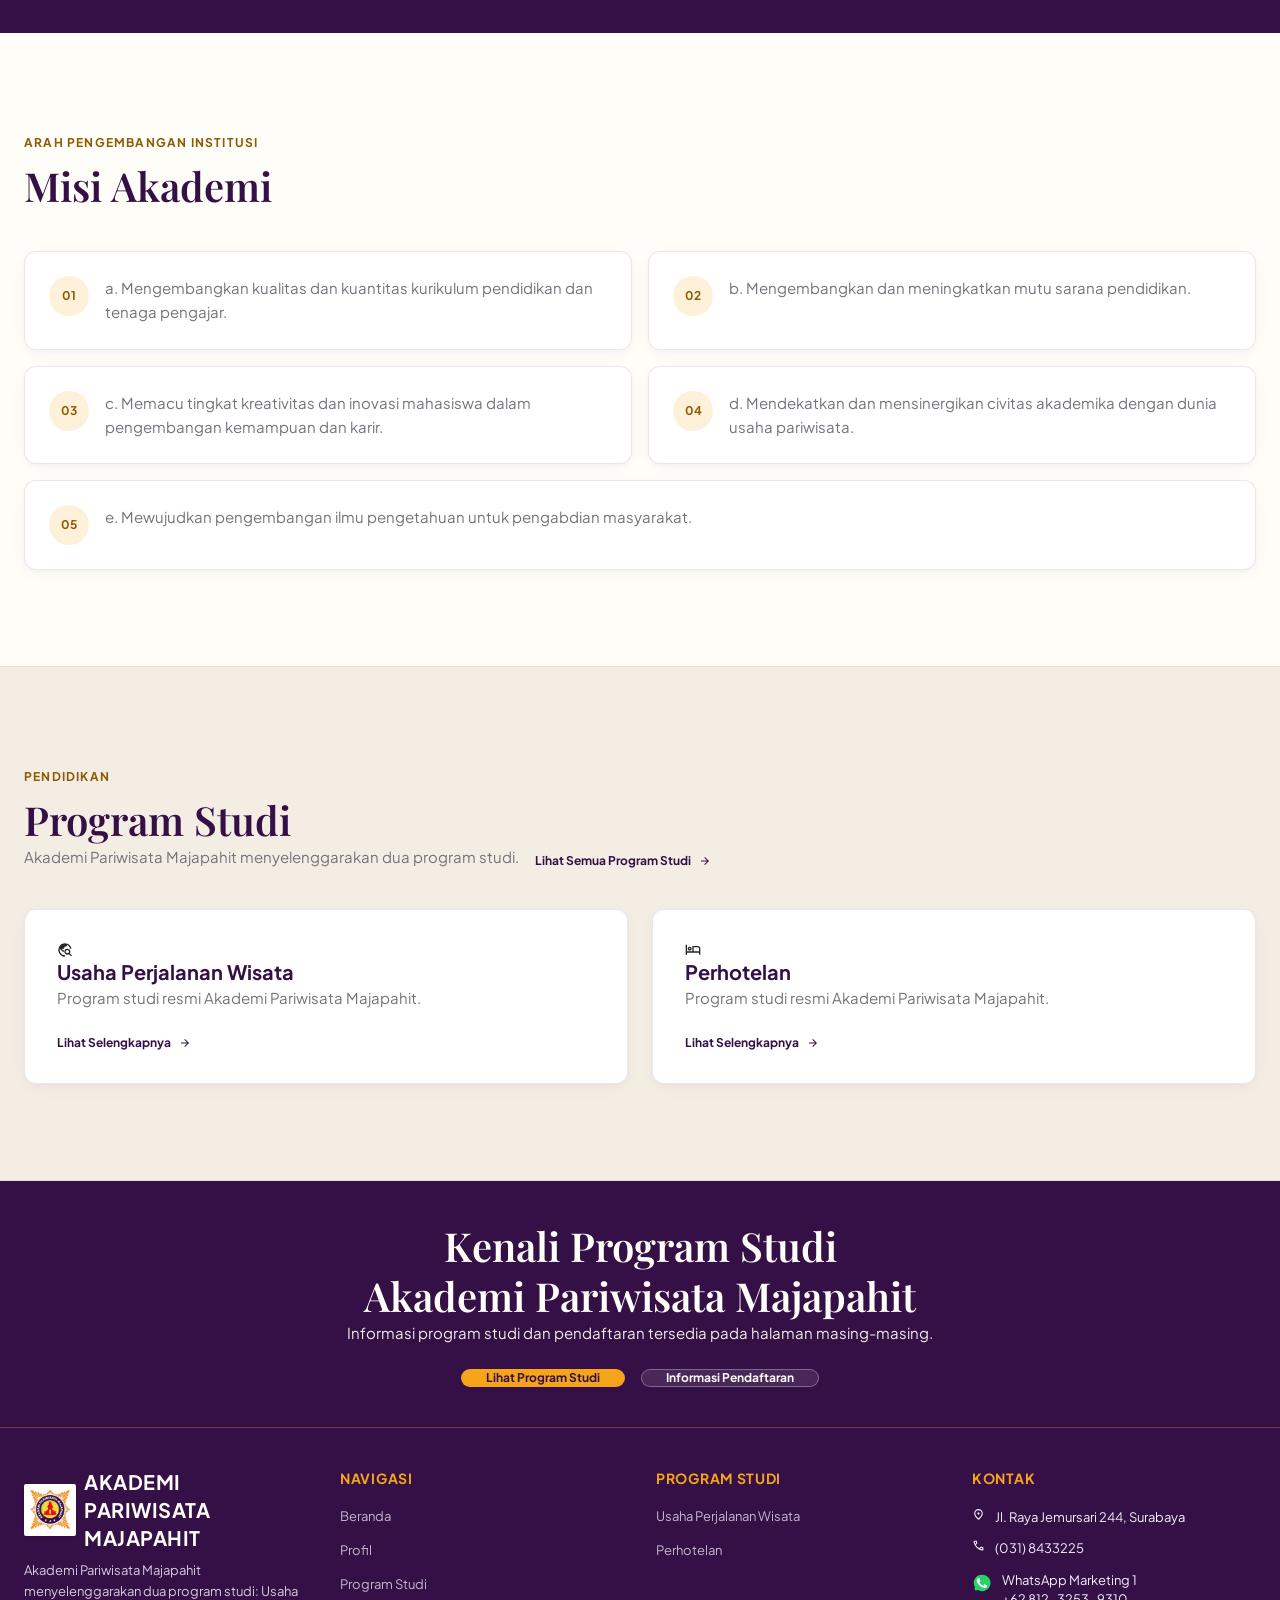
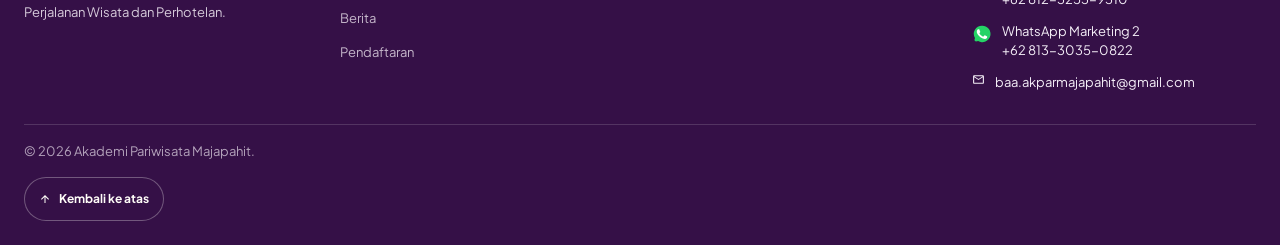
<file: profil.html>
<!DOCTYPE html>
<html lang="id">
<head>
  <meta charset="utf-8">
  <meta name="viewport" content="width=device-width, initial-scale=1">
  <title>Profil | Akademi Pariwisata Majapahit</title>
  <meta name="description" content="Profil, visi, dan misi Akademi Pariwisata Majapahit.">
  <link rel="preconnect" href="https://fonts.googleapis.com">
  <link rel="preconnect" href="https://fonts.gstatic.com" crossorigin>
  <link href="https://fonts.googleapis.com/css2?family=Playfair+Display:ital,wght@0,600;0,700;1,600&amp;family=Plus+Jakarta+Sans:wght@400;500;600;700&amp;display=swap" rel="stylesheet">
  <link href="style.css" rel="stylesheet">
  <script src="script.js" defer></script>
</head>
<body class="profile-page bg-surface font-body-md text-on-surface antialiased">
  <header class="fixed top-0 w-full z-50 bg-surface/95 backdrop-blur-md shadow-[0_2px_12px_rgba(53,16,71,0.06)] border-b border-outline-variant/30">
    <div class="site-header-inner h-20 max-w-7xl mx-auto px-gutter flex items-center justify-between">
    <a class="profile-brand flex items-center gap-space-sm group text-left" href="index.html" aria-label="Akademi Pariwisata Majapahit — Beranda">
      <span class="p-1 bg-surface-container-lowest rounded shadow-sm flex items-center justify-center shrink-0"><img alt="" class="w-10 h-10 object-contain shrink-0" src="assets/logo.png" width="447" height="447"></span>
      <span class="flex flex-col"><span class="profile-brand-name font-headline-sm text-headline-sm font-bold text-primary-container tracking-wider leading-none group-hover:text-secondary transition-colors">AKADEMI PARIWISATA MAJAPAHIT</span><span class="profile-brand-tagline font-label-md text-label-md tracking-widest text-on-surface-variant font-medium mt-0.5 uppercase">Pendidikan Pariwisata &amp; Hospitality</span></span>
    </a>
    <nav id="primary-navigation" class="primary-navigation items-center gap-space-md" aria-label="Navigasi utama">
      <a class="transition-colors py-2 text-on-surface-variant hover:text-primary" href="index.html">Beranda</a>
      <a aria-current="page" class="transition-colors py-2 text-secondary font-bold" href="profil.html">Profil</a>
      <div class="relative group nav-dropdown py-2">
        <button type="button" class="font-label-lg text-label-lg text-on-surface-variant group-hover:text-primary transition-colors flex items-center gap-1 cursor-pointer" aria-expanded="false" aria-controls="program-menu">Program Studi<span class="" aria-hidden="true"><svg viewBox="0 -960 960 960" width="1em" height="1em" fill="currentColor" aria-hidden="true" focusable="false"><path d="M480-345 240-585l56-56 184 184 184-184 56 56-240 240Z"/></svg></span></button>
        <div id="program-menu" class="nav-dropdown-panel absolute left-0 top-full flex-col bg-surface-container-lowest py-space-sm px-space-xs shadow-[0_12px_32px_-4px_rgba(53,16,71,0.12)] rounded-lg min-w-[250px] border border-outline-variant/20 z-50" aria-hidden="true">
          <a class="px-space-md py-2 text-on-surface-variant hover:bg-surface-container-low hover:text-primary rounded font-label-md text-label-md transition-colors" href="program-studi.html">Semua Program Studi</a>
          <a class="px-space-md py-2 text-on-surface-variant hover:bg-surface-container-low hover:text-primary rounded font-label-md text-label-md transition-colors" href="prodi-usaha-perjalanan-wisata.html">Usaha Perjalanan Wisata</a>
          <a class="px-space-md py-2 text-on-surface-variant hover:bg-surface-container-low hover:text-primary rounded font-label-md text-label-md transition-colors" href="prodi-perhotelan.html">Perhotelan</a>
        </div>
      </div>
      <a class="transition-colors py-2 text-on-surface-variant hover:text-primary" href="berita.html">Berita</a>
      <!-- TODO: ganti href="#" dengan URL halaman Jurnal -->
      <a class="transition-colors py-2 text-on-surface-variant hover:text-primary" href="#">Jurnal</a>
      <a class="desktop-registration akpar-button akpar-button--accent px-space-md py-2.5 rounded bg-secondary-container text-on-secondary-container font-label-md text-label-md font-bold hover:bg-secondary transition-colors" href="pendaftaran.html">Pendaftaran</a>
      <a class="mobile-registration akpar-button akpar-button--accent px-space-md py-2.5 rounded bg-secondary-container text-on-secondary-container font-label-md text-label-md font-bold" href="pendaftaran.html">Pendaftaran</a>
    </nav>
    <button class="mobile-menu-toggle" type="button" aria-label="Buka menu navigasi" aria-expanded="false" aria-controls="primary-navigation"><span class="icon menu-icon menu-icon--open" aria-hidden="true"><svg viewBox="0 -960 960 960" width="1em" height="1em" fill="currentColor" aria-hidden="true" focusable="false"><path d="M120-240v-80h720v80H120Zm0-200v-80h720v80H120Zm0-200v-80h720v80H120Z"/></svg></span><span class="icon menu-icon menu-icon--close" aria-hidden="true"><svg viewBox="0 -960 960 960" width="1em" height="1em" fill="currentColor" aria-hidden="true" focusable="false"><path d="m256-200-56-56 224-224-224-224 56-56 224 224 224-224 56 56-224 224 224 224-56 56-224-224-224 224Z"/></svg></span></button>
  </div>
  </header>
  <main class="page-main">
    <section class="profile-intro bg-surface-bright py-space-xl lg:py-24" id="top">
      <div class="max-w-7xl mx-auto px-gutter">
        <nav class="font-label-md text-label-md text-on-surface-variant mb-space-lg" aria-label="Breadcrumb">
          <ol class="flex flex-wrap items-center gap-2">
            <li><a class="hover:text-primary transition-colors" href="index.html">Beranda</a></li>
            <li aria-hidden="true"><span class=""><svg viewBox="0 -960 960 960" width="1em" height="1em" fill="currentColor" aria-hidden="true" focusable="false"><path d="M504-480 320-664l56-56 240 240-240 240-56-56 184-184Z"/></svg></span></li>
            <li class="font-semibold text-primary-container" aria-current="page">Profil</li>
          </ol>
        </nav>
        <div class="profile-intro-copy max-w-3xl">
          <span class="font-label-md text-label-md font-bold text-secondary tracking-widest uppercase">AKADEMI PARIWISATA MAJAPAHIT</span>
          <h1 class="font-headline-lg text-headline-lg lg:text-[48px] text-primary-container leading-tight mt-2">Profil Akademi Pariwisata Majapahit</h1>
          <p class="font-body-lg text-body-lg text-on-surface-variant leading-relaxed mt-space-md">Mengenal Akademi Pariwisata Majapahit, visi dan misi institusi, serta dua program studi yang diselenggarakan.</p>
        </div>
      </div>
    </section>

    <section class="profile-about py-space-xl lg:py-24">
      <div class="max-w-7xl mx-auto px-gutter grid grid-cols-1 lg:grid-cols-12 gap-space-lg lg:gap-space-xl items-center">
        <div class="lg:col-span-7">
          <span class="inline-flex items-center gap-1.5 px-3 py-1 rounded bg-surface-container text-secondary font-label-md text-label-md font-semibold tracking-widest uppercase">Tentang Akademi</span>
          <h2 class="font-headline-lg text-headline-lg lg:text-[40px] text-primary-container leading-tight mt-space-md">Akademi Pariwisata Majapahit</h2>
          <p class="font-body-md text-body-md text-on-surface-variant leading-relaxed mt-space-md">Akademi Pariwisata Majapahit menyelenggarakan dua program studi: Usaha Perjalanan Wisata dan Perhotelan.</p>
          <a class="inline-flex items-center gap-2 font-label-md text-label-md font-bold text-primary hover:text-secondary transition-colors mt-space-md" href="program-studi.html">Lihat Program Studi <span class="" aria-hidden="true"><svg viewBox="0 -960 960 960" width="1em" height="1em" fill="currentColor" aria-hidden="true" focusable="false"><path d="M647-440H160v-80h487L423-744l57-56 320 320-320 320-57-56 224-224Z"/></svg></span></a>
        </div>
        <div class="lg:col-span-5">
          <figure class="illustration-frame aspect-[16/10] shadow-elevated">
            <img src="assets/graha-ori-akpar.jpg" alt="Ilustrasi suasana pembelajaran dan kolaborasi mahasiswa" loading="lazy" decoding="async" width="1190" height="618">
            <figcaption class="absolute bottom-4 left-4 right-4 p-4 rounded-lg bg-surface/90 backdrop-blur-md shadow-lg">
              <span class="font-label-lg text-label-lg font-bold text-primary-container">Dua Program Studi</span>
              <span class="block font-body-sm text-body-sm text-on-surface-variant mt-1">Usaha Perjalanan Wisata dan Perhotelan</span>
              <span class="block font-label-sm text-label-sm text-on-surface-variant mt-1">Foto asli Akademi Pariwisata Majapahit</span>
            </figcaption>
          </figure>
        </div>
      </div>
    </section>

    <section class="bg-primary-container text-on-primary py-space-xl lg:py-24">
      <div class="profile-vision-inner max-w-5xl mx-auto px-gutter text-center">
        <span class="font-label-md text-label-md font-bold tracking-widest uppercase text-secondary-fixed">Visi Institusi</span>
        <h2 class="font-headline-lg text-headline-lg lg:text-[40px] leading-tight mt-space-md">Menjadi lembaga pendidikan pariwisata terdepan dalam menciptakan sumber daya manusia pariwisata yang profesional, berbudaya, dan berskala global.</h2>
      </div>
    </section>

    <section class="profile-mission py-space-xl lg:py-24">
      <div class="max-w-7xl mx-auto px-gutter">
        <div class="max-w-3xl mb-space-xl">
          <span class="font-label-md text-label-md font-bold text-secondary tracking-widest uppercase">ARAH PENGEMBANGAN INSTITUSI</span>
          <h2 class="font-headline-lg text-headline-lg lg:text-[40px] text-primary-container leading-tight mt-2">Misi Akademi</h2>
        </div>
        <ol class="profile-mission-grid grid grid-cols-1 md:grid-cols-2 gap-space-md">
          <li class="profile-mission-card p-space-lg rounded-xl bg-surface-container-lowest shadow-card border border-outline-variant/20 flex gap-space-md">
            <span class="font-headline-sm text-headline-sm font-bold text-secondary shrink-0">01</span>
            <span class="font-body-md text-body-md text-on-surface-variant leading-relaxed">a. Mengembangkan kualitas dan kuantitas kurikulum pendidikan dan tenaga pengajar.</span>
          </li>
          <li class="profile-mission-card p-space-lg rounded-xl bg-surface-container-lowest shadow-card border border-outline-variant/20 flex gap-space-md">
            <span class="font-headline-sm text-headline-sm font-bold text-secondary shrink-0">02</span>
            <span class="font-body-md text-body-md text-on-surface-variant leading-relaxed">b. Mengembangkan dan meningkatkan mutu sarana pendidikan.</span>
          </li>
          <li class="profile-mission-card p-space-lg rounded-xl bg-surface-container-lowest shadow-card border border-outline-variant/20 flex gap-space-md">
            <span class="font-headline-sm text-headline-sm font-bold text-secondary shrink-0">03</span>
            <span class="font-body-md text-body-md text-on-surface-variant leading-relaxed">c. Memacu tingkat kreativitas dan inovasi mahasiswa dalam pengembangan kemampuan dan karir.</span>
          </li>
          <li class="profile-mission-card p-space-lg rounded-xl bg-surface-container-lowest shadow-card border border-outline-variant/20 flex gap-space-md">
            <span class="font-headline-sm text-headline-sm font-bold text-secondary shrink-0">04</span>
            <span class="font-body-md text-body-md text-on-surface-variant leading-relaxed">d. Mendekatkan dan mensinergikan civitas akademika dengan dunia usaha pariwisata.</span>
          </li>
          <li class="profile-mission-card profile-mission-card--last p-space-lg rounded-xl bg-surface-container-lowest shadow-card border border-outline-variant/20 flex gap-space-md md:col-span-2">
            <span class="font-headline-sm text-headline-sm font-bold text-secondary shrink-0">05</span>
            <span class="font-body-md text-body-md text-on-surface-variant leading-relaxed">e. Mewujudkan pengembangan ilmu pengetahuan untuk pengabdian masyarakat.</span>
          </li>
        </ol>
      </div>
    </section>

    <section class="profile-programs bg-surface-container-low py-space-xl lg:py-24">
      <div class="max-w-7xl mx-auto px-gutter">
        <div class="flex flex-col md:flex-row md:items-end md:justify-between gap-space-md mb-space-xl">
          <div>
            <span class="font-label-md text-label-md font-bold text-secondary tracking-widest uppercase">PENDIDIKAN</span>
            <h2 class="font-headline-lg text-headline-lg lg:text-[40px] text-primary-container leading-tight mt-2">Program Studi</h2>
            <p class="font-body-md text-body-md text-on-surface-variant mt-space-sm">Akademi Pariwisata Majapahit menyelenggarakan dua program studi.</p>
          </div>
          <a class="inline-flex items-center gap-2 font-label-md text-label-md font-bold text-primary hover:text-secondary" href="program-studi.html">Lihat Semua Program Studi <span class="" aria-hidden="true"><svg viewBox="0 -960 960 960" width="1em" height="1em" fill="currentColor" aria-hidden="true" focusable="false"><path d="M647-440H160v-80h487L423-744l57-56 320 320-320 320-57-56 224-224Z"/></svg></span></a>
        </div>
        <div class="profile-program-grid grid grid-cols-1 md:grid-cols-2 gap-space-lg">
          <article class="profile-program-card p-space-lg lg:p-space-xl rounded-xl bg-surface-container-lowest shadow-card flex flex-col items-start">
            <span class="" aria-hidden="true"><svg viewBox="0 -960 960 960" width="1em" height="1em" fill="currentColor" aria-hidden="true" focusable="false"><path d="M480-80q-83 0-156-31.5T197-197q-54-54-85.5-127T80-480q0-83 31.5-156T197-763q54-54 127-85.5T480-880q146 0 255.5 91.5T872-559h-82q-19-73-68.5-130.5T600-776v16q0 33-23.5 56.5T520-680h-80v80q0 17-11.5 28.5T400-560h-80v80h80v120h-40L168-552q-3 18-5.5 36t-2.5 36q0 131 92 225t228 95v80Zm364-20L716-228q-21 12-45 20t-51 8q-75 0-127.5-52.5T440-380q0-75 52.5-127.5T620-560q75 0 127.5 52.5T800-380q0 27-8 51t-20 45l128 128-56 56ZM691-309q29-29 29-71t-29-71q-29-29-71-29t-71 29q-29 29-29 71t29 71q29 29 71 29t71-29Z"/></svg></span>
            <h3 class="font-headline-sm text-headline-sm font-bold text-primary-container mt-space-md">Usaha Perjalanan Wisata</h3>
            <p class="font-body-md text-body-md text-on-surface-variant leading-relaxed mt-space-sm">Program studi resmi Akademi Pariwisata Majapahit.</p>
            <a class="mt-space-lg inline-flex items-center gap-2 font-label-md text-label-md font-bold text-primary hover:text-secondary" href="prodi-usaha-perjalanan-wisata.html">Lihat Selengkapnya <span class="" aria-hidden="true"><svg viewBox="0 -960 960 960" width="1em" height="1em" fill="currentColor" aria-hidden="true" focusable="false"><path d="M647-440H160v-80h487L423-744l57-56 320 320-320 320-57-56 224-224Z"/></svg></span></a>
          </article>
          <article class="profile-program-card p-space-lg lg:p-space-xl rounded-xl bg-surface-container-lowest shadow-card flex flex-col items-start">
            <span class="" aria-hidden="true"><svg viewBox="0 -960 960 960" width="1em" height="1em" fill="currentColor" aria-hidden="true" focusable="false"><path d="M40-200v-600h80v400h320v-320h320q66 0 113 47t47 113v360h-80v-120H120v120H40Zm155-275q-35-35-35-85t35-85q35-35 85-35t85 35q35 35 35 85t-35 85q-35 35-85 35t-85-35Zm325 75h320v-160q0-33-23.5-56.5T760-640H520v240ZM308.5-531.5Q320-543 320-560t-11.5-28.5Q297-600 280-600t-28.5 11.5Q240-577 240-560t11.5 28.5Q263-520 280-520t28.5-11.5ZM280-560Zm240-80v240-240Z"/></svg></span>
            <h3 class="font-headline-sm text-headline-sm font-bold text-primary-container mt-space-md">Perhotelan</h3>
            <p class="font-body-md text-body-md text-on-surface-variant leading-relaxed mt-space-sm">Program studi resmi Akademi Pariwisata Majapahit.</p>
            <a class="mt-space-lg inline-flex items-center gap-2 font-label-md text-label-md font-bold text-primary hover:text-secondary" href="prodi-perhotelan.html">Lihat Selengkapnya <span class="" aria-hidden="true"><svg viewBox="0 -960 960 960" width="1em" height="1em" fill="currentColor" aria-hidden="true" focusable="false"><path d="M647-440H160v-80h487L423-744l57-56 320 320-320 320-57-56 224-224Z"/></svg></span></a>
          </article>
        </div>
      </div>
    </section>

    <section class="profile-cta bg-primary-container text-on-primary py-space-xl lg:py-20">
      <div class="max-w-5xl mx-auto px-gutter text-center">
        <h2 class="font-headline-lg text-headline-lg lg:text-[40px] leading-tight">Kenali Program Studi Akademi Pariwisata Majapahit</h2>
        <p class="font-body-md text-body-md text-surface-variant mt-space-sm">Informasi program studi dan pendaftaran tersedia pada halaman masing-masing.</p>
        <div class="flex flex-wrap justify-center gap-space-md mt-space-lg">
          <a class="akpar-button akpar-button--accent px-space-lg py-3 bg-secondary-container text-on-secondary-container rounded font-label-md text-label-md font-bold hover:bg-secondary transition-colors" href="program-studi.html">Lihat Program Studi</a>
          <a class="akpar-button akpar-button--secondary px-space-lg py-3 bg-surface/10 text-on-primary rounded font-label-md text-label-md font-bold hover:bg-surface/20 transition-colors" href="pendaftaran.html">Informasi Pendaftaran</a>
        </div>
      </div>
    </section>
  </main>
  <footer class="profile-footer w-full bg-primary-container text-surface-container-lowest border-t border-secondary/30 pt-space-xl pb-space-lg">
    <div class="max-w-7xl mx-auto px-gutter">
      <div class="site-footer-grid">
        <div><a class="flex items-center gap-space-sm mb-space-sm" href="index.html" aria-label="Akademi Pariwisata Majapahit — Beranda"><span class="p-1.5 bg-surface-container-lowest rounded shadow shrink-0"><img alt="" class="w-10 h-10 object-contain" src="assets/logo.png" width="447" height="447" loading="lazy" decoding="async"></span><span class="font-headline-sm text-headline-sm font-bold text-surface tracking-wide">AKADEMI PARIWISATA MAJAPAHIT</span></a><p class="font-body-sm text-body-sm text-surface-variant/90 leading-relaxed">Akademi Pariwisata Majapahit menyelenggarakan dua program studi: Usaha Perjalanan Wisata dan Perhotelan.</p></div>
        <nav class="site-footer-links" aria-label="Navigasi footer"><h2 class="font-label-lg text-label-lg font-bold text-secondary-fixed uppercase tracking-wider mb-2">Navigasi</h2><a class="font-body-sm text-body-sm text-surface-variant/80 hover:text-secondary-fixed py-1" href="index.html">Beranda</a><a class="font-body-sm text-body-sm text-surface-variant/80 hover:text-secondary-fixed py-1" href="profil.html">Profil</a><a class="font-body-sm text-body-sm text-surface-variant/80 hover:text-secondary-fixed py-1" href="program-studi.html">Program Studi</a><a class="font-body-sm text-body-sm text-surface-variant/80 hover:text-secondary-fixed py-1" href="berita.html">Berita</a><a class="font-body-sm text-body-sm text-surface-variant/80 hover:text-secondary-fixed py-1" href="pendaftaran.html">Pendaftaran</a></nav>
        <nav class="site-footer-links" aria-label="Program studi"><h2 class="font-label-lg text-label-lg font-bold text-secondary-fixed uppercase tracking-wider mb-2">Program Studi</h2><a class="font-body-sm text-body-sm text-surface-variant/80 hover:text-secondary-fixed py-1" href="prodi-usaha-perjalanan-wisata.html">Usaha Perjalanan Wisata</a><a class="font-body-sm text-body-sm text-surface-variant/80 hover:text-secondary-fixed py-1" href="prodi-perhotelan.html">Perhotelan</a></nav>
        <address class="site-footer-contact"><h2 class="font-label-lg text-label-lg font-bold text-secondary-fixed uppercase tracking-wider mb-2">Kontak</h2><a class="font-body-sm text-body-sm" href="https://www.google.com/maps/search/?api=1&amp;query=Jl.%20Raya%20Jemursari%20244%2C%20Surabaya" target="_blank" rel="noopener noreferrer"><span class="" aria-hidden="true"><svg viewBox="0 -960 960 960" width="1em" height="1em" fill="currentColor" aria-hidden="true" focusable="false"><path d="M536.5-503.5Q560-527 560-560t-23.5-56.5Q513-640 480-640t-56.5 23.5Q400-593 400-560t23.5 56.5Q447-480 480-480t56.5-23.5ZM480-186q122-112 181-203.5T720-552q0-109-69.5-178.5T480-800q-101 0-170.5 69.5T240-552q0 71 59 162.5T480-186Zm0 106Q319-217 239.5-334.5T160-552q0-150 96.5-239T480-880q127 0 223.5 89T800-552q0 100-79.5 217.5T480-80Zm0-480Z"/></svg></span><span>Jl. Raya Jemursari 244, Surabaya</span></a><a class="font-body-sm text-body-sm" href="tel:+62318433225"><span class="" aria-hidden="true"><svg viewBox="0 -960 960 960" width="1em" height="1em" fill="currentColor" aria-hidden="true" focusable="false"><path d="M798-120q-125 0-247-54.5T329-329Q229-429 174.5-551T120-798q0-18 12-30t30-12h162q14 0 25 9.5t13 22.5l26 140q2 16-1 27t-11 19l-97 98q20 37 47.5 71.5T387-386q31 31 65 57.5t72 48.5l94-94q9-9 23.5-13.5T670-390l138 28q14 4 23 14.5t9 23.5v162q0 18-12 30t-30 12ZM241-600l66-66-17-94h-89q5 41 14 81t26 79Zm358 358q39 17 79.5 27t81.5 13v-88l-94-19-67 67ZM241-600Zm358 358Z"/></svg></span><span>(031) 8433225</span></a><a class="font-body-sm text-body-sm" href="https://wa.me/6281232539310" target="_blank" rel="noopener noreferrer"><img class="contact-icon contact-icon--whatsapp" src="assets/whatsapp.svg" alt="" aria-hidden="true" width="24" height="24" loading="lazy" decoding="async"><span>WhatsApp Marketing 1<br>+62 812-3253-9310</span></a><a class="font-body-sm text-body-sm" href="https://wa.me/6281330350822" target="_blank" rel="noopener noreferrer"><img class="contact-icon contact-icon--whatsapp" src="assets/whatsapp.svg" alt="" aria-hidden="true" width="24" height="24" loading="lazy" decoding="async"><span>WhatsApp Marketing 2<br>+62 813-3035-0822</span></a><a class="font-body-sm text-body-sm" href="mailto:baa.akparmajapahit@gmail.com"><span class="" aria-hidden="true"><svg viewBox="0 -960 960 960" width="1em" height="1em" fill="currentColor" aria-hidden="true" focusable="false"><path d="M160-160q-33 0-56.5-23.5T80-240v-480q0-33 23.5-56.5T160-800h640q33 0 56.5 23.5T880-720v480q0 33-23.5 56.5T800-160H160Zm320-280L160-640v400h640v-400L480-440Zm0-80 320-200H160l320 200ZM160-640v-80 480-400Z"/></svg></span><span>baa.akparmajapahit@gmail.com</span></a></address>
      </div>
      <p class="pt-space-md text-surface-variant/70 font-body-sm text-body-sm">&copy; <span data-current-year>2026</span> Akademi Pariwisata Majapahit.</p>
      <a class="profile-back-to-top" href="#top" aria-label="Kembali ke atas">
        <span class="" aria-hidden="true"><svg viewBox="0 -960 960 960" width="1em" height="1em" fill="currentColor" aria-hidden="true" focusable="false"><path d="M440-160v-487L216-423l-56-57 320-320 320 320-56 57-224-224v487h-80Z"/></svg></span>
        <span>Kembali ke atas</span>
      </a>
    </div>
  </footer>
</body>
</html>
</file>
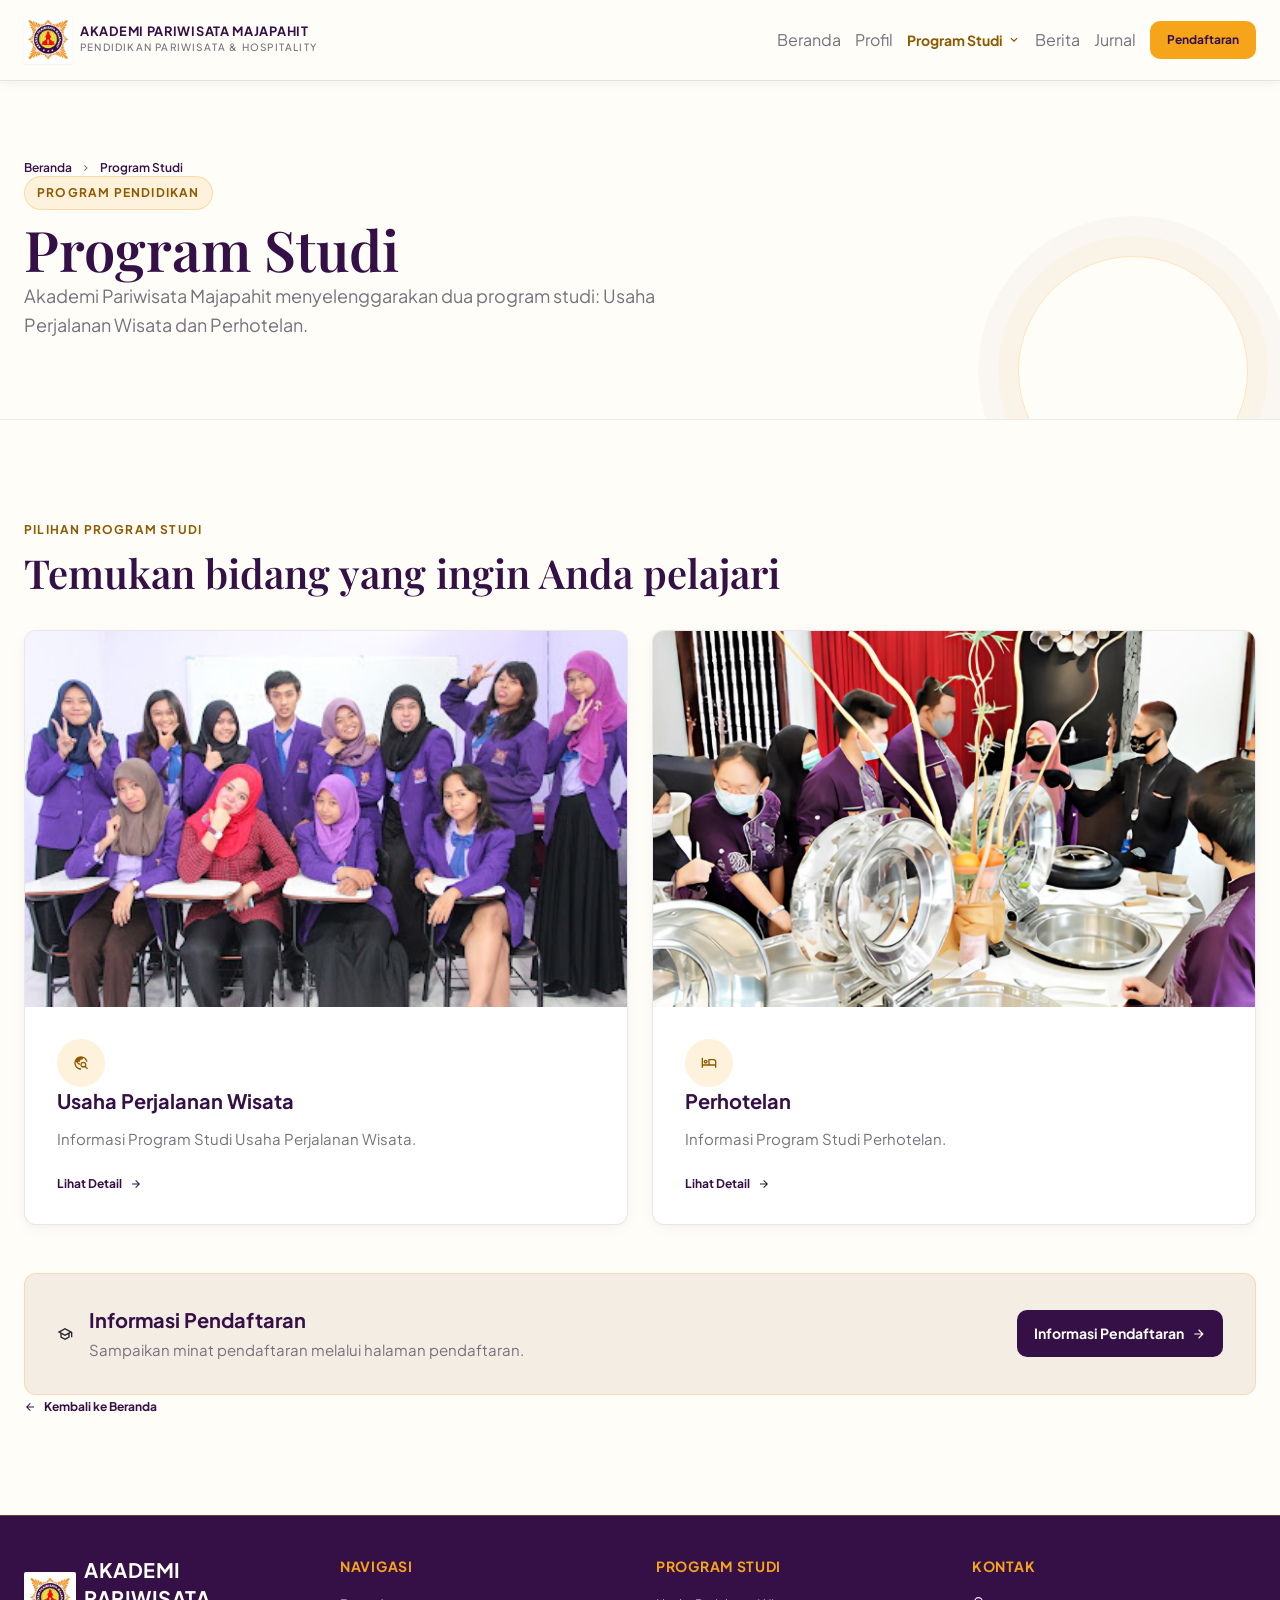
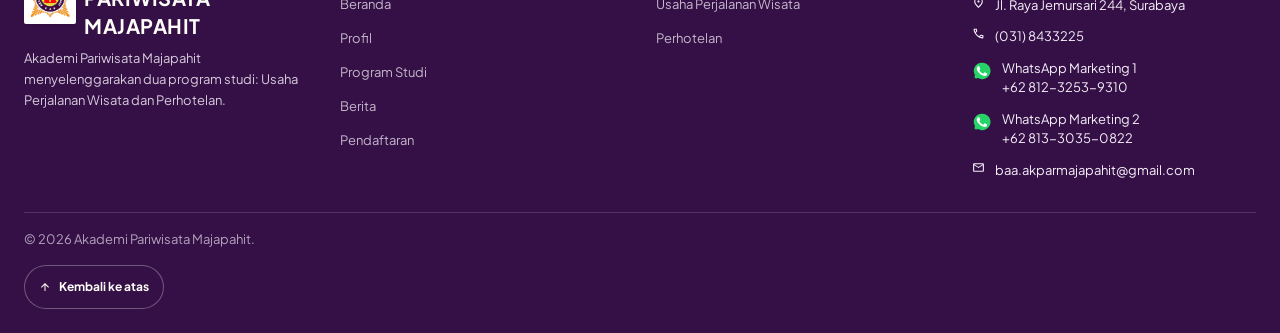
<file: program-studi.html>
<!DOCTYPE html>
<html lang="id">
<head>
  <meta charset="utf-8">
  <meta name="viewport" content="width=device-width, initial-scale=1">
  <title>Program Studi | Akademi Pariwisata Majapahit</title>
  <meta name="description" content="Daftar dua program studi resmi Akademi Pariwisata Majapahit: Usaha Perjalanan Wisata dan Perhotelan.">
  <link rel="preconnect" href="https://fonts.googleapis.com">
  <link rel="preconnect" href="https://fonts.gstatic.com" crossorigin>
  <link href="https://fonts.googleapis.com/css2?family=Playfair+Display:ital,wght@0,600;0,700;1,600&amp;family=Plus+Jakarta+Sans:wght@400;500;600;700&amp;display=swap" rel="stylesheet">
  <link href="style.css" rel="stylesheet">
  <script src="script.js" defer></script>
</head>
<body class="program-page program-list-page bg-surface font-body-md text-on-surface antialiased">
  <header class="fixed top-0 w-full z-50 bg-surface/95 backdrop-blur-md shadow-[0_2px_12px_rgba(53,16,71,0.06)] border-b border-outline-variant/30">
    <div class="site-header-inner h-20 max-w-7xl mx-auto px-gutter flex items-center justify-between">
      <a class="program-brand flex items-center gap-space-sm group text-left" href="index.html" aria-label="Akademi Pariwisata Majapahit — Beranda">
        <span class="p-1 bg-surface-container-lowest rounded shadow-sm flex items-center justify-center shrink-0"><img alt="" class="w-10 h-10 object-contain shrink-0" src="assets/logo.png" width="447" height="447"></span>
        <span class="flex flex-col"><span class="program-brand-name font-headline-sm text-headline-sm font-bold text-primary-container tracking-wider leading-none group-hover:text-secondary transition-colors">AKADEMI PARIWISATA MAJAPAHIT</span><span class="program-brand-tagline font-label-md text-label-md tracking-widest text-on-surface-variant font-medium mt-0.5 uppercase">Pendidikan Pariwisata &amp; Hospitality</span></span>
      </a>
      <nav id="primary-navigation" class="primary-navigation items-center gap-space-md" aria-label="Navigasi utama">
        <a class="transition-colors py-2 text-on-surface-variant hover:text-primary" href="index.html">Beranda</a>
        <a class="transition-colors py-2 text-on-surface-variant hover:text-primary" href="profil.html">Profil</a>
        <div class="relative group nav-dropdown py-2">
          <button type="button" class="font-label-lg text-label-lg text-secondary font-bold flex items-center gap-1 cursor-pointer" aria-expanded="false" aria-controls="program-menu">Program Studi<span class="" aria-hidden="true"><svg viewBox="0 -960 960 960" width="1em" height="1em" fill="currentColor" aria-hidden="true" focusable="false"><path d="M480-345 240-585l56-56 184 184 184-184 56 56-240 240Z"/></svg></span></button>
          <div id="program-menu" class="nav-dropdown-panel absolute left-0 top-full flex-col bg-surface-container-lowest py-space-sm px-space-xs shadow-[0_12px_32px_-4px_rgba(53,16,71,0.12)] rounded-lg min-w-[250px] border border-outline-variant/20 z-50" aria-hidden="true">
            <a class="px-space-md py-2 text-on-surface-variant hover:bg-surface-container-low hover:text-primary rounded font-label-md text-label-md transition-colors" href="program-studi.html" aria-current="page">Semua Program Studi</a>
            <a class="px-space-md py-2 text-on-surface-variant hover:bg-surface-container-low hover:text-primary rounded font-label-md text-label-md transition-colors" href="prodi-usaha-perjalanan-wisata.html">Usaha Perjalanan Wisata</a>
            <a class="px-space-md py-2 text-on-surface-variant hover:bg-surface-container-low hover:text-primary rounded font-label-md text-label-md transition-colors" href="prodi-perhotelan.html">Perhotelan</a>
          </div>
        </div>
        <a class="transition-colors py-2 text-on-surface-variant hover:text-primary" href="berita.html">Berita</a>
        <!-- TODO: ganti href="#" dengan URL halaman Jurnal -->
        <a class="transition-colors py-2 text-on-surface-variant hover:text-primary" href="#">Jurnal</a>
        <a class="desktop-registration akpar-button akpar-button--accent px-space-md py-2.5 rounded bg-secondary-container text-on-secondary-container font-label-md text-label-md font-bold hover:bg-secondary transition-colors" href="pendaftaran.html">Pendaftaran</a>
        <a class="mobile-registration akpar-button akpar-button--accent px-space-md py-2.5 rounded bg-secondary-container text-on-secondary-container font-label-md text-label-md font-bold" href="pendaftaran.html">Pendaftaran</a>
      </nav>
      <button class="mobile-menu-toggle" type="button" aria-label="Buka menu navigasi" aria-expanded="false" aria-controls="primary-navigation"><span class="icon menu-icon menu-icon--open" aria-hidden="true"><svg viewBox="0 -960 960 960" width="1em" height="1em" fill="currentColor" aria-hidden="true" focusable="false"><path d="M120-240v-80h720v80H120Zm0-200v-80h720v80H120Zm0-200v-80h720v80H120Z"/></svg></span><span class="icon menu-icon menu-icon--close" aria-hidden="true"><svg viewBox="0 -960 960 960" width="1em" height="1em" fill="currentColor" aria-hidden="true" focusable="false"><path d="m256-200-56-56 224-224-224-224 56-56 224 224 224-224 56 56-224 224 224 224-56 56-224-224-224 224Z"/></svg></span></button>
    </div>
  </header>

  <main class="page-main">
    <section class="program-list-intro bg-surface-bright py-space-xl lg:py-24" id="top">
      <div class="max-w-7xl mx-auto px-gutter">
        <nav class="font-label-md text-label-md text-on-surface-variant mb-space-lg" aria-label="Breadcrumb">
          <ol class="flex flex-wrap items-center gap-2">
            <li><a class="hover:text-primary transition-colors" href="index.html">Beranda</a></li>
            <li aria-hidden="true"><span class=""><svg viewBox="0 -960 960 960" width="1em" height="1em" fill="currentColor" aria-hidden="true" focusable="false"><path d="M504-480 320-664l56-56 240 240-240 240-56-56 184-184Z"/></svg></span></li>
            <li class="font-semibold text-primary-container" aria-current="page">Program Studi</li>
          </ol>
        </nav>
        <div class="program-list-intro-copy max-w-3xl">
          <span class="font-label-md text-label-md font-bold text-secondary tracking-widest uppercase">PROGRAM PENDIDIKAN</span>
          <h1 class="font-headline-lg text-headline-lg lg:text-[48px] text-primary-container leading-tight mt-2">Program Studi</h1>
          <p class="font-body-lg text-body-lg text-on-surface-variant leading-relaxed mt-space-md">Akademi Pariwisata Majapahit menyelenggarakan dua program studi: Usaha Perjalanan Wisata dan Perhotelan.</p>
        </div>
      </div>
    </section>

    <section class="program-list-section py-space-xl lg:py-24" aria-label="Pilihan program studi">
      <div class="max-w-7xl mx-auto px-gutter">
        <div class="program-list-heading">
          <span class="font-label-md text-label-md font-bold text-secondary tracking-widest uppercase">PILIHAN PROGRAM STUDI</span>
          <h2 class="font-headline-lg text-headline-lg lg:text-[40px] text-primary-container leading-tight mt-2">Temukan bidang yang ingin Anda pelajari</h2>
        </div>
        <div class="program-list-grid grid grid-cols-1 md:grid-cols-2 gap-space-lg">
          <article class="program-study-card program-list-card program-list-card--travel rounded-xl bg-surface-container-lowest shadow-card border border-outline-variant/20 flex flex-col items-start overflow-hidden">
            <figure class="illustration-frame aspect-[16/10] w-full">
              <img src="assets/akpar10.JPG" alt="Ilustrasi perjalanan wisata dengan peta dan perlengkapan perjalanan" loading="lazy" decoding="async" width="400" height="266">
            </figure>
            <div class="program-list-card-body p-space-lg lg:p-space-xl flex flex-col items-start">
              <span class="program-list-icon" aria-hidden="true"><svg viewBox="0 -960 960 960" width="1em" height="1em" fill="currentColor" aria-hidden="true" focusable="false"><path d="M480-80q-83 0-156-31.5T197-197q-54-54-85.5-127T80-480q0-83 31.5-156T197-763q54-54 127-85.5T480-880q146 0 255.5 91.5T872-559h-82q-19-73-68.5-130.5T600-776v16q0 33-23.5 56.5T520-680h-80v80q0 17-11.5 28.5T400-560h-80v80h80v120h-40L168-552q-3 18-5.5 36t-2.5 36q0 131 92 225t228 95v80Zm364-20L716-228q-21 12-45 20t-51 8q-75 0-127.5-52.5T440-380q0-75 52.5-127.5T620-560q75 0 127.5 52.5T800-380q0 27-8 51t-20 45l128 128-56 56ZM691-309q29-29 29-71t-29-71q-29-29-71-29t-71 29q-29 29-29 71t29 71q29 29 71 29t71-29Z"/></svg></span>
              <h2 class="font-headline-sm text-headline-sm font-bold text-primary-container mt-space-md">Usaha Perjalanan Wisata</h2>
              <p class="font-body-md text-body-md text-on-surface-variant leading-relaxed mt-space-sm">Informasi Program Studi Usaha Perjalanan Wisata.</p>
              <a class="mt-space-lg inline-flex items-center gap-2 font-label-md text-label-md font-bold text-primary hover:text-secondary transition-colors" href="prodi-usaha-perjalanan-wisata.html">Lihat Detail <span class="" aria-hidden="true"><svg viewBox="0 -960 960 960" width="1em" height="1em" fill="currentColor" aria-hidden="true" focusable="false"><path d="M647-440H160v-80h487L423-744l57-56 320 320-320 320-57-56 224-224Z"/></svg></span></a>
            </div>
          </article>
          <article class="program-study-card program-list-card program-list-card--hotel rounded-xl bg-surface-container-lowest shadow-card border border-outline-variant/20 flex flex-col items-start overflow-hidden">
            <figure class="illustration-frame aspect-[16/10] w-full">
              <img src="assets/akpar11.jpg" alt="Ilustrasi suasana hotel dan hospitality" loading="lazy" decoding="async" width="1600" height="776">
            </figure>
            <div class="program-list-card-body p-space-lg lg:p-space-xl flex flex-col items-start">
              <span class="program-list-icon" aria-hidden="true"><svg viewBox="0 -960 960 960" width="1em" height="1em" fill="currentColor" aria-hidden="true" focusable="false"><path d="M40-200v-600h80v400h320v-320h320q66 0 113 47t47 113v360h-80v-120H120v120H40Zm155-275q-35-35-35-85t35-85q35-35 85-35t85 35q35 35 35 85t-35 85q-35 35-85 35t-85-35Zm325 75h320v-160q0-33-23.5-56.5T760-640H520v240ZM308.5-531.5Q320-543 320-560t-11.5-28.5Q297-600 280-600t-28.5 11.5Q240-577 240-560t11.5 28.5Q263-520 280-520t28.5-11.5ZM280-560Zm240-80v240-240Z"/></svg></span>
              <h2 class="font-headline-sm text-headline-sm font-bold text-primary-container mt-space-md">Perhotelan</h2>
              <p class="font-body-md text-body-md text-on-surface-variant leading-relaxed mt-space-sm">Informasi Program Studi Perhotelan.</p>
              <a class="mt-space-lg inline-flex items-center gap-2 font-label-md text-label-md font-bold text-primary hover:text-secondary transition-colors" href="prodi-perhotelan.html">Lihat Detail <span class="" aria-hidden="true"><svg viewBox="0 -960 960 960" width="1em" height="1em" fill="currentColor" aria-hidden="true" focusable="false"><path d="M647-440H160v-80h487L423-744l57-56 320 320-320 320-57-56 224-224Z"/></svg></span></a>
            </div>
          </article>
        </div>
        <aside class="program-list-cta">
          <div>
            <span class="" aria-hidden="true"><svg viewBox="0 -960 960 960" width="1em" height="1em" fill="currentColor" aria-hidden="true" focusable="false"><path d="M480-120 200-272v-240L40-600l440-240 440 240v320h-80v-276l-80 44v240L480-120Zm0-332 274-148-274-148-274 148 274 148Zm0 241 200-108v-151L480-360 280-470v151l200 108Zm0-241Zm0 90Zm0 0Z"/></svg></span>
            <div>
              <h2 class="font-headline-sm text-headline-sm font-bold text-primary-container">Informasi Pendaftaran</h2>
              <p class="font-body-md text-body-md text-on-surface-variant">Sampaikan minat pendaftaran melalui halaman pendaftaran.</p>
            </div>
          </div>
          <a class="program-action-button akpar-button akpar-button--standard akpar-button--primary" href="pendaftaran.html">Informasi Pendaftaran <span class="" aria-hidden="true"><svg viewBox="0 -960 960 960" width="1em" height="1em" fill="currentColor" aria-hidden="true" focusable="false"><path d="M647-440H160v-80h487L423-744l57-56 320 320-320 320-57-56 224-224Z"/></svg></span></a>
        </aside>
        <a class="program-return-link mt-space-xl inline-flex items-center gap-2 font-label-md text-label-md font-bold text-primary hover:text-secondary transition-colors" href="index.html"><span class="" aria-hidden="true"><svg viewBox="0 -960 960 960" width="1em" height="1em" fill="currentColor" aria-hidden="true" focusable="false"><path d="m313-440 224 224-57 56-320-320 320-320 57 56-224 224h487v80H313Z"/></svg></span>Kembali ke Beranda</a>
      </div>
    </section>
  </main>

  <footer class="program-footer w-full bg-primary-container text-surface-container-lowest border-t border-secondary/30 pt-space-xl pb-space-lg">
    <div class="max-w-7xl mx-auto px-gutter">
      <div class="site-footer-grid">
        <div><a class="flex items-center gap-space-sm mb-space-sm" href="index.html" aria-label="Akademi Pariwisata Majapahit — Beranda"><span class="p-1.5 bg-surface-container-lowest rounded shadow shrink-0"><img alt="" class="w-10 h-10 object-contain" src="assets/logo.png" width="447" height="447" loading="lazy" decoding="async"></span><span class="font-headline-sm text-headline-sm font-bold text-surface tracking-wide">AKADEMI PARIWISATA MAJAPAHIT</span></a><p class="font-body-sm text-body-sm text-surface-variant/90 leading-relaxed">Akademi Pariwisata Majapahit menyelenggarakan dua program studi: Usaha Perjalanan Wisata dan Perhotelan.</p></div>
        <nav class="site-footer-links" aria-label="Navigasi footer"><h2 class="font-label-lg text-label-lg font-bold text-secondary-fixed uppercase tracking-wider mb-2">Navigasi</h2><a class="font-body-sm text-body-sm text-surface-variant/80 hover:text-secondary-fixed py-1" href="index.html">Beranda</a><a class="font-body-sm text-body-sm text-surface-variant/80 hover:text-secondary-fixed py-1" href="profil.html">Profil</a><a class="font-body-sm text-body-sm text-surface-variant/80 hover:text-secondary-fixed py-1" href="program-studi.html">Program Studi</a><a class="font-body-sm text-body-sm text-surface-variant/80 hover:text-secondary-fixed py-1" href="berita.html">Berita</a><a class="font-body-sm text-body-sm text-surface-variant/80 hover:text-secondary-fixed py-1" href="pendaftaran.html">Pendaftaran</a></nav>
        <nav class="site-footer-links" aria-label="Program studi"><h2 class="font-label-lg text-label-lg font-bold text-secondary-fixed uppercase tracking-wider mb-2">Program Studi</h2><a class="font-body-sm text-body-sm text-surface-variant/80 hover:text-secondary-fixed py-1" href="prodi-usaha-perjalanan-wisata.html">Usaha Perjalanan Wisata</a><a class="font-body-sm text-body-sm text-surface-variant/80 hover:text-secondary-fixed py-1" href="prodi-perhotelan.html">Perhotelan</a></nav>
        <address class="site-footer-contact"><h2 class="font-label-lg text-label-lg font-bold text-secondary-fixed uppercase tracking-wider mb-2">Kontak</h2><a class="font-body-sm text-body-sm" href="https://www.google.com/maps/search/?api=1&amp;query=Jl.%20Raya%20Jemursari%20244%2C%20Surabaya" target="_blank" rel="noopener noreferrer"><span class="" aria-hidden="true"><svg viewBox="0 -960 960 960" width="1em" height="1em" fill="currentColor" aria-hidden="true" focusable="false"><path d="M536.5-503.5Q560-527 560-560t-23.5-56.5Q513-640 480-640t-56.5 23.5Q400-593 400-560t23.5 56.5Q447-480 480-480t56.5-23.5ZM480-186q122-112 181-203.5T720-552q0-109-69.5-178.5T480-800q-101 0-170.5 69.5T240-552q0 71 59 162.5T480-186Zm0 106Q319-217 239.5-334.5T160-552q0-150 96.5-239T480-880q127 0 223.5 89T800-552q0 100-79.5 217.5T480-80Zm0-480Z"/></svg></span><span>Jl. Raya Jemursari 244, Surabaya</span></a><a class="font-body-sm text-body-sm" href="tel:+62318433225"><span class="" aria-hidden="true"><svg viewBox="0 -960 960 960" width="1em" height="1em" fill="currentColor" aria-hidden="true" focusable="false"><path d="M798-120q-125 0-247-54.5T329-329Q229-429 174.5-551T120-798q0-18 12-30t30-12h162q14 0 25 9.5t13 22.5l26 140q2 16-1 27t-11 19l-97 98q20 37 47.5 71.5T387-386q31 31 65 57.5t72 48.5l94-94q9-9 23.5-13.5T670-390l138 28q14 4 23 14.5t9 23.5v162q0 18-12 30t-30 12ZM241-600l66-66-17-94h-89q5 41 14 81t26 79Zm358 358q39 17 79.5 27t81.5 13v-88l-94-19-67 67ZM241-600Zm358 358Z"/></svg></span><span>(031) 8433225</span></a><a class="font-body-sm text-body-sm" href="https://wa.me/6281232539310" target="_blank" rel="noopener noreferrer"><img class="contact-icon contact-icon--whatsapp" src="assets/whatsapp.svg" alt="" aria-hidden="true" width="24" height="24" loading="lazy" decoding="async"><span>WhatsApp Marketing 1<br>+62 812-3253-9310</span></a><a class="font-body-sm text-body-sm" href="https://wa.me/6281330350822" target="_blank" rel="noopener noreferrer"><img class="contact-icon contact-icon--whatsapp" src="assets/whatsapp.svg" alt="" aria-hidden="true" width="24" height="24" loading="lazy" decoding="async"><span>WhatsApp Marketing 2<br>+62 813-3035-0822</span></a><a class="font-body-sm text-body-sm" href="mailto:baa.akparmajapahit@gmail.com"><span class="" aria-hidden="true"><svg viewBox="0 -960 960 960" width="1em" height="1em" fill="currentColor" aria-hidden="true" focusable="false"><path d="M160-160q-33 0-56.5-23.5T80-240v-480q0-33 23.5-56.5T160-800h640q33 0 56.5 23.5T880-720v480q0 33-23.5 56.5T800-160H160Zm320-280L160-640v400h640v-400L480-440Zm0-80 320-200H160l320 200ZM160-640v-80 480-400Z"/></svg></span><span>baa.akparmajapahit@gmail.com</span></a></address>
      </div>
      <p class="pt-space-md text-surface-variant/70 font-body-sm text-body-sm">&copy; <span data-current-year>2026</span> Akademi Pariwisata Majapahit.</p>
      <a class="program-back-to-top" href="#top" aria-label="Kembali ke atas"><span class="" aria-hidden="true"><svg viewBox="0 -960 960 960" width="1em" height="1em" fill="currentColor" aria-hidden="true" focusable="false"><path d="M440-160v-487L216-423l-56-57 320-320 320 320-56 57-224-224v487h-80Z"/></svg></span><span>Kembali ke atas</span></a>
    </div>
  </footer>
</body>
</html>
</file>
<file: style.css>
/* ==========================================================================
   Akademi Pariwisata Majapahit — Style Sheet
   --------------------------------------------------------------------------
   Seluruh styling halaman disimpan di file ini dan dimuat oleh index.html
   melalui <link rel="stylesheet" href="style.css">.

   Struktur file:
   1. Design tokens          — nilai inti dari DESIGN.md (referensi desain)
   2. Base & global styles   — reset, scrollbar, dan penyesuaian dasar
   3. Theme configuration    — token Tailwind hasil ekstraksi desain Google Stitch
   4. Utilities              — kelas utilitas 1:1 dengan markup index.html

   Catatan: bagian 3-4 dihasilkan dari konfigurasi Tailwind pada ekspor desain
   Google Stitch, sehingga tampilan tetap identik dengan desain asli.
   ========================================================================== */

/* --------------------------------------------------------------------------
   1. DESIGN TOKENS
   Nilai acuan identitas visual (lihat DESIGN.md).
   -------------------------------------------------------------------------- */

:root {
  --color-primary: #351047;
  --color-primary-hover: #47175e;
  --color-secondary: #f6a51a;
  --color-tertiary: #e52828;
  --color-surface: #fffdf8;
  --color-surface-alt: #f3ede4;
  --color-surface-white: #ffffff;
  --color-text: #27232b;
  --color-text-muted: #77717c;
  --font-display: "Playfair Display", serif;
  --font-body: "Plus Jakarta Sans", sans-serif;
  --radius-sm: 0.25rem;
  --radius-md: 0.5rem;
  --radius-lg: 0.75rem;
  --shadow-card: 0 4px 20px -2px rgba(53, 16, 71, 0.04),
    0 2px 6px -1px rgba(39, 35, 43, 0.03);
  --shadow-elevated: 0 12px 32px -4px rgba(53, 16, 71, 0.08),
    0 4px 12px -2px rgba(246, 165, 26, 0.06);
}

/* --------------------------------------------------------------------------
   2. BASE & GLOBAL STYLES
   -------------------------------------------------------------------------- */

::-webkit-scrollbar {
  display: none;
}

/* --------------------------------------------------------------------------
   3. THEME CONFIGURATION + 4. UTILITIES
   -------------------------------------------------------------------------- */

*, ::before, ::after {
  --tw-border-spacing-x: 0;
  --tw-border-spacing-y: 0;
  --tw-translate-x: 0;
  --tw-translate-y: 0;
  --tw-rotate: 0;
  --tw-skew-x: 0;
  --tw-skew-y: 0;
  --tw-scale-x: 1;
  --tw-scale-y: 1;
  --tw-pan-x:  ;
  --tw-pan-y:  ;
  --tw-pinch-zoom:  ;
  --tw-scroll-snap-strictness: proximity;
  --tw-gradient-from-position:  ;
  --tw-gradient-via-position:  ;
  --tw-gradient-to-position:  ;
  --tw-ordinal:  ;
  --tw-slashed-zero:  ;
  --tw-numeric-figure:  ;
  --tw-numeric-spacing:  ;
  --tw-numeric-fraction:  ;
  --tw-ring-inset:  ;
  --tw-ring-offset-width: 0px;
  --tw-ring-offset-color: #fff;
  --tw-ring-color: rgb(59 130 246 / 0.5);
  --tw-ring-offset-shadow: 0 0 #0000;
  --tw-ring-shadow: 0 0 #0000;
  --tw-shadow: 0 0 #0000;
  --tw-shadow-colored: 0 0 #0000;
  --tw-blur:  ;
  --tw-brightness:  ;
  --tw-contrast:  ;
  --tw-grayscale:  ;
  --tw-hue-rotate:  ;
  --tw-invert:  ;
  --tw-saturate:  ;
  --tw-sepia:  ;
  --tw-drop-shadow:  ;
  --tw-backdrop-blur:  ;
  --tw-backdrop-brightness:  ;
  --tw-backdrop-contrast:  ;
  --tw-backdrop-grayscale:  ;
  --tw-backdrop-hue-rotate:  ;
  --tw-backdrop-invert:  ;
  --tw-backdrop-opacity:  ;
  --tw-backdrop-saturate:  ;
  --tw-backdrop-sepia:  ;
  --tw-contain-size:  ;
  --tw-contain-layout:  ;
  --tw-contain-paint:  ;
  --tw-contain-style:  ;
}

::backdrop {
  --tw-border-spacing-x: 0;
  --tw-border-spacing-y: 0;
  --tw-translate-x: 0;
  --tw-translate-y: 0;
  --tw-rotate: 0;
  --tw-skew-x: 0;
  --tw-skew-y: 0;
  --tw-scale-x: 1;
  --tw-scale-y: 1;
  --tw-pan-x:  ;
  --tw-pan-y:  ;
  --tw-pinch-zoom:  ;
  --tw-scroll-snap-strictness: proximity;
  --tw-gradient-from-position:  ;
  --tw-gradient-via-position:  ;
  --tw-gradient-to-position:  ;
  --tw-ordinal:  ;
  --tw-slashed-zero:  ;
  --tw-numeric-figure:  ;
  --tw-numeric-spacing:  ;
  --tw-numeric-fraction:  ;
  --tw-ring-inset:  ;
  --tw-ring-offset-width: 0px;
  --tw-ring-offset-color: #fff;
  --tw-ring-color: rgb(59 130 246 / 0.5);
  --tw-ring-offset-shadow: 0 0 #0000;
  --tw-ring-shadow: 0 0 #0000;
  --tw-shadow: 0 0 #0000;
  --tw-shadow-colored: 0 0 #0000;
  --tw-blur:  ;
  --tw-brightness:  ;
  --tw-contrast:  ;
  --tw-grayscale:  ;
  --tw-hue-rotate:  ;
  --tw-invert:  ;
  --tw-saturate:  ;
  --tw-sepia:  ;
  --tw-drop-shadow:  ;
  --tw-backdrop-blur:  ;
  --tw-backdrop-brightness:  ;
  --tw-backdrop-contrast:  ;
  --tw-backdrop-grayscale:  ;
  --tw-backdrop-hue-rotate:  ;
  --tw-backdrop-invert:  ;
  --tw-backdrop-opacity:  ;
  --tw-backdrop-saturate:  ;
  --tw-backdrop-sepia:  ;
  --tw-contain-size:  ;
  --tw-contain-layout:  ;
  --tw-contain-paint:  ;
  --tw-contain-style:  ;
}

/* ! tailwindcss v3.4.17 | MIT License | https://tailwindcss.com */

/*
1. Prevent padding and border from affecting element width. (https://github.com/mozdevs/cssremedy/issues/4)
2. Allow adding a border to an element by just adding a border-width. (https://github.com/tailwindcss/tailwindcss/pull/116)
*/

*,
::before,
::after {
  box-sizing: border-box;
  /* 1 */
  border-width: 0;
  /* 2 */
  border-style: solid;
  /* 2 */
  border-color: #e5e7eb;
  /* 2 */
}

::before,
::after {
  --tw-content: '';
}

/*
1. Use a consistent sensible line-height in all browsers.
2. Prevent adjustments of font size after orientation changes in iOS.
3. Use a more readable tab size.
4. Use the user's configured `sans` font-family by default.
5. Use the user's configured `sans` font-feature-settings by default.
6. Use the user's configured `sans` font-variation-settings by default.
7. Disable tap highlights on iOS
*/

html,
:host {
  line-height: 1.5;
  /* 1 */
  -webkit-text-size-adjust: 100%;
  /* 2 */
  -moz-tab-size: 4;
  /* 3 */
  -o-tab-size: 4;
     tab-size: 4;
  /* 3 */
  font-family: ui-sans-serif, system-ui, sans-serif, "Apple Color Emoji", "Segoe UI Emoji", "Segoe UI Symbol", "Noto Color Emoji";
  /* 4 */
  font-feature-settings: normal;
  /* 5 */
  font-variation-settings: normal;
  /* 6 */
  -webkit-tap-highlight-color: transparent;
  /* 7 */
}

/*
1. Remove the margin in all browsers.
2. Inherit line-height from `html` so users can set them as a class directly on the `html` element.
*/

body {
  margin: 0;
  /* 1 */
  line-height: inherit;
  /* 2 */
}

/*
1. Add the correct height in Firefox.
2. Correct the inheritance of border color in Firefox. (https://bugzilla.mozilla.org/show_bug.cgi?id=190655)
3. Ensure horizontal rules are visible by default.
*/

hr {
  height: 0;
  /* 1 */
  color: inherit;
  /* 2 */
  border-top-width: 1px;
  /* 3 */
}

/*
Add the correct text decoration in Chrome, Edge, and Safari.
*/

abbr:where([title]) {
  -webkit-text-decoration: underline dotted;
          text-decoration: underline dotted;
}

/*
Remove the default font size and weight for headings.
*/

h1,
h2,
h3,
h4,
h5,
h6 {
  font-size: inherit;
  font-weight: inherit;
}

/*
Reset links to optimize for opt-in styling instead of opt-out.
*/

a {
  color: inherit;
  text-decoration: inherit;
}

/*
Add the correct font weight in Edge and Safari.
*/

b,
strong {
  font-weight: bolder;
}

/*
1. Use the user's configured `mono` font-family by default.
2. Use the user's configured `mono` font-feature-settings by default.
3. Use the user's configured `mono` font-variation-settings by default.
4. Correct the odd `em` font sizing in all browsers.
*/

code,
kbd,
samp,
pre {
  font-family: ui-monospace, SFMono-Regular, Menlo, Monaco, Consolas, "Liberation Mono", "Courier New", monospace;
  /* 1 */
  font-feature-settings: normal;
  /* 2 */
  font-variation-settings: normal;
  /* 3 */
  font-size: 1em;
  /* 4 */
}

/*
Add the correct font size in all browsers.
*/

small {
  font-size: 80%;
}

/*
Prevent `sub` and `sup` elements from affecting the line height in all browsers.
*/

sub,
sup {
  font-size: 75%;
  line-height: 0;
  position: relative;
  vertical-align: baseline;
}

sub {
  bottom: -0.25em;
}

sup {
  top: -0.5em;
}

/*
1. Remove text indentation from table contents in Chrome and Safari. (https://bugs.chromium.org/p/chromium/issues/detail?id=999088, https://bugs.webkit.org/show_bug.cgi?id=201297)
2. Correct table border color inheritance in all Chrome and Safari. (https://bugs.chromium.org/p/chromium/issues/detail?id=935729, https://bugs.webkit.org/show_bug.cgi?id=195016)
3. Remove gaps between table borders by default.
*/

table {
  text-indent: 0;
  /* 1 */
  border-color: inherit;
  /* 2 */
  border-collapse: collapse;
  /* 3 */
}

/*
1. Change the font styles in all browsers.
2. Remove the margin in Firefox and Safari.
3. Remove default padding in all browsers.
*/

button,
input,
optgroup,
select,
textarea {
  font-family: inherit;
  /* 1 */
  font-feature-settings: inherit;
  /* 1 */
  font-variation-settings: inherit;
  /* 1 */
  font-size: 100%;
  /* 1 */
  font-weight: inherit;
  /* 1 */
  line-height: inherit;
  /* 1 */
  letter-spacing: inherit;
  /* 1 */
  color: inherit;
  /* 1 */
  margin: 0;
  /* 2 */
  padding: 0;
  /* 3 */
}

/*
Remove the inheritance of text transform in Edge and Firefox.
*/

button,
select {
  text-transform: none;
}

/*
1. Correct the inability to style clickable types in iOS and Safari.
2. Remove default button styles.
*/

button,
input:where([type='button']),
input:where([type='reset']),
input:where([type='submit']) {
  -webkit-appearance: button;
  /* 1 */
  background-color: transparent;
  /* 2 */
  background-image: none;
  /* 2 */
}

/*
Use the modern Firefox focus style for all focusable elements.
*/

:-moz-focusring {
  outline: auto;
}

/*
Remove the additional `:invalid` styles in Firefox. (https://github.com/mozilla/gecko-dev/blob/2f9eacd9d3d995c937b4251a5557d95d494c9be1/layout/style/res/forms.css#L728-L737)
*/

:-moz-ui-invalid {
  box-shadow: none;
}

/*
Add the correct vertical alignment in Chrome and Firefox.
*/

progress {
  vertical-align: baseline;
}

/*
Correct the cursor style of increment and decrement buttons in Safari.
*/

::-webkit-inner-spin-button,
::-webkit-outer-spin-button {
  height: auto;
}

/*
1. Correct the odd appearance in Chrome and Safari.
2. Correct the outline style in Safari.
*/

[type='search'] {
  -webkit-appearance: textfield;
  /* 1 */
  outline-offset: -2px;
  /* 2 */
}

/*
Remove the inner padding in Chrome and Safari on macOS.
*/

::-webkit-search-decoration {
  -webkit-appearance: none;
}

/*
1. Correct the inability to style clickable types in iOS and Safari.
2. Change font properties to `inherit` in Safari.
*/

::-webkit-file-upload-button {
  -webkit-appearance: button;
  /* 1 */
  font: inherit;
  /* 2 */
}

/*
Add the correct display in Chrome and Safari.
*/

summary {
  display: list-item;
}

/*
Removes the default spacing and border for appropriate elements.
*/

blockquote,
dl,
dd,
h1,
h2,
h3,
h4,
h5,
h6,
hr,
figure,
p,
pre {
  margin: 0;
}

fieldset {
  margin: 0;
  padding: 0;
}

legend {
  padding: 0;
}

ol,
ul,
menu {
  list-style: none;
  margin: 0;
  padding: 0;
}

/*
Reset default styling for dialogs.
*/

dialog {
  padding: 0;
}

/*
Prevent resizing textareas horizontally by default.
*/

textarea {
  resize: vertical;
}

/*
1. Reset the default placeholder opacity in Firefox. (https://github.com/tailwindlabs/tailwindcss/issues/3300)
2. Set the default placeholder color to the user's configured gray 400 color.
*/

input::-moz-placeholder, textarea::-moz-placeholder {
  opacity: 1;
  /* 1 */
  color: #9ca3af;
  /* 2 */
}

input::placeholder,
textarea::placeholder {
  opacity: 1;
  /* 1 */
  color: #9ca3af;
  /* 2 */
}

/*
Set the default cursor for buttons.
*/

button,
[role="button"] {
  cursor: pointer;
}

/*
Make sure disabled buttons don't get the pointer cursor.
*/

:disabled {
  cursor: default;
}

/*
1. Make replaced elements `display: block` by default. (https://github.com/mozdevs/cssremedy/issues/14)
2. Add `vertical-align: middle` to align replaced elements more sensibly by default. (https://github.com/jensimmons/cssremedy/issues/14#issuecomment-634934210)
   This can trigger a poorly considered lint error in some tools but is included by design.
*/

img,
svg,
video,
canvas,
audio,
iframe,
embed,
object {
  display: block;
  /* 1 */
  vertical-align: middle;
  /* 2 */
}

/*
Constrain images and videos to the parent width and preserve their intrinsic aspect ratio. (https://github.com/mozdevs/cssremedy/issues/14)
*/

img,
video {
  max-width: 100%;
  height: auto;
}

/* Make elements with the HTML hidden attribute stay hidden by default */

[hidden]:where(:not([hidden="until-found"])) {
  display: none;
}

html,
  body {
  margin: 0;
  padding: 0;
}

body {
  overscroll-behavior: none;
}

main > :first-child {
  margin-top: 0 !important;
}

main > :last-child {
  margin-bottom: 0 !important;
}

.pointer-events-none {
  pointer-events: none;
}

.fixed {
  position: fixed;
}

.absolute {
  position: absolute;
}

.relative {
  position: relative;
}

.inset-0 {
  inset: 0px;
}

.-bottom-24 {
  bottom: -6rem;
}

.-left-24 {
  left: -6rem;
}

.-right-24 {
  right: -6rem;
}

.-top-24 {
  top: -6rem;
}

.bottom-0 {
  bottom: 0px;
}

.bottom-4 {
  bottom: 1rem;
}

.bottom-6 {
  bottom: 1.5rem;
}

.left-0 {
  left: 0px;
}

.left-4 {
  left: 1rem;
}

.left-6 {
  left: 1.5rem;
}

.right-0 {
  right: 0px;
}

.right-4 {
  right: 1rem;
}

.right-6 {
  right: 1.5rem;
}

.top-0 {
  top: 0px;
}

.top-4 {
  top: 1rem;
}

.top-full {
  top: 100%;
}

.z-10 {
  z-index: 10;
}

.z-50 {
  z-index: 50;
}

.mx-auto {
  margin-left: auto;
  margin-right: auto;
}

.mb-2 {
  margin-bottom: 0.5rem;
}

.mb-3 {
  margin-bottom: 0.75rem;
}

.mb-space-md {
  margin-bottom: 1rem;
}

.mb-space-sm {
  margin-bottom: 0.5rem;
}

.mb-space-xl {
  margin-bottom: 2.5rem;
}

.mt-0\.5 {
  margin-top: 0.125rem;
}

.mt-1 {
  margin-top: 0.25rem;
}

.mt-2 {
  margin-top: 0.5rem;
}

.mt-4 {
  margin-top: 1rem;
}

.mt-6 {
  margin-top: 1.5rem;
}

.mt-space-lg {
  margin-top: 1.5rem;
}

.block {
  display: block;
}

.inline-block {
  display: inline-block;
}

.flex {
  display: flex;
}

.inline-flex {
  display: inline-flex;
}

.grid {
  display: grid;
}

.hidden {
  display: none;
}

.aspect-\[16\/10\] {
  aspect-ratio: 16/10;
}

.aspect-\[16\/11\] {
  aspect-ratio: 16/11;
}

.aspect-\[4\/5\] {
  aspect-ratio: 4/5;
}

.h-1 {
  height: 0.25rem;
}

.h-1\.5 {
  height: 0.375rem;
}

.h-10 {
  height: 2.5rem;
}

.h-12 {
  height: 3rem;
}

.h-2 {
  height: 0.5rem;
}

.h-20 {
  height: 5rem;
}

.h-8 {
  height: 2rem;
}

.h-9 {
  height: 2.25rem;
}

.h-96 {
  height: 24rem;
}

.h-\[220px\] {
  height: 220px;
}

.h-full {
  height: 100%;
}

.max-h-\[560px\] {
  max-height: 560px;
}

.min-h-\[380px\] {
  min-height: 380px;
}

.min-h-\[calc\(100vh-80px\)\] {
  min-height: calc(100vh - 80px);
}

.w-1 {
  width: 0.25rem;
}

.w-1\.5 {
  width: 0.375rem;
}

.w-10 {
  width: 2.5rem;
}

.w-12 {
  width: 3rem;
}

.w-2 {
  width: 0.5rem;
}

.w-8 {
  width: 2rem;
}

.w-9 {
  width: 2.25rem;
}

.w-96 {
  width: 24rem;
}

.w-full {
  width: 100%;
}

.min-w-\[210px\] {
  min-width: 210px;
}

.min-w-\[230px\] {
  min-width: 230px;
}

.max-w-2xl {
  max-width: 42rem;
}

.max-w-3xl {
  max-width: 48rem;
}

.max-w-5xl {
  max-width: 64rem;
}

.max-w-7xl {
  max-width: 80rem;
}

.max-w-lg {
  max-width: 32rem;
}

.max-w-md {
  max-width: 28rem;
}

.max-w-xl {
  max-width: 36rem;
}

.flex-1 {
  flex: 1 1 0%;
}

.shrink-0 {
  flex-shrink: 0;
}

.transform {
  transform: translate(var(--tw-translate-x), var(--tw-translate-y)) rotate(var(--tw-rotate)) skewX(var(--tw-skew-x)) skewY(var(--tw-skew-y)) scaleX(var(--tw-scale-x)) scaleY(var(--tw-scale-y));
}

@keyframes pulse {
  50% {
    opacity: .5;
  }
}

.animate-pulse {
  animation: pulse 2s cubic-bezier(0.4, 0, 0.6, 1) infinite;
}

.cursor-pointer {
  cursor: pointer;
}

.grid-cols-1 {
  grid-template-columns: repeat(1, minmax(0, 1fr));
}

.flex-col {
  flex-direction: column;
}

.flex-wrap {
  flex-wrap: wrap;
}

.items-start {
  align-items: flex-start;
}

.items-center {
  align-items: center;
}

.justify-center {
  justify-content: center;
}

.justify-between {
  justify-content: space-between;
}

.gap-1 {
  gap: 0.25rem;
}

.gap-1\.5 {
  gap: 0.375rem;
}

.gap-2 {
  gap: 0.5rem;
}

.gap-2\.5 {
  gap: 0.625rem;
}

.gap-3 {
  gap: 0.75rem;
}

.gap-3\.5 {
  gap: 0.875rem;
}

.gap-6 {
  gap: 1.5rem;
}

.gap-space-lg {
  gap: 1.5rem;
}

.gap-space-md {
  gap: 1rem;
}

.gap-space-sm {
  gap: 0.5rem;
}

.gap-space-xs {
  gap: 0.25rem;
}

.space-y-space-md > :not([hidden]) ~ :not([hidden]) {
  --tw-space-y-reverse: 0;
  margin-top: calc(1rem * calc(1 - var(--tw-space-y-reverse)));
  margin-bottom: calc(1rem * var(--tw-space-y-reverse));
}

.overflow-hidden {
  overflow: hidden;
}

.rounded {
  border-radius: 0.125rem;
}

.rounded-full {
  border-radius: 0.75rem;
}

.rounded-lg {
  border-radius: 0.25rem;
}

.rounded-xl {
  border-radius: 0.5rem;
}

.border {
  border-width: 1px;
}

.border-b {
  border-bottom-width: 1px;
}

.border-t {
  border-top-width: 1px;
}

.border-outline-variant\/20 {
  border-color: rgb(207 195 206 / 0.2);
}

.border-outline-variant\/30 {
  border-color: rgb(207 195 206 / 0.3);
}

.border-secondary\/30 {
  border-color: rgb(131 85 0 / 0.3);
}

.border-surface-variant\/15 {
  border-color: rgb(232 224 235 / 0.15);
}

.bg-primary-container {
  --tw-bg-opacity: 1;
  background-color: rgb(53 16 71 / var(--tw-bg-opacity, 1));
}

.bg-primary-container\/10 {
  background-color: rgb(53 16 71 / 0.1);
}

.bg-secondary {
  --tw-bg-opacity: 1;
  background-color: rgb(131 85 0 / var(--tw-bg-opacity, 1));
}

.bg-secondary-container {
  --tw-bg-opacity: 1;
  background-color: rgb(253 171 33 / var(--tw-bg-opacity, 1));
}

.bg-secondary-container\/10 {
  background-color: rgb(253 171 33 / 0.1);
}

.bg-secondary-container\/20 {
  background-color: rgb(253 171 33 / 0.2);
}

.bg-surface {
  --tw-bg-opacity: 1;
  background-color: rgb(255 247 255 / var(--tw-bg-opacity, 1));
}

.bg-surface-bright {
  --tw-bg-opacity: 1;
  background-color: rgb(255 247 255 / var(--tw-bg-opacity, 1));
}

.bg-surface-container {
  --tw-bg-opacity: 1;
  background-color: rgb(244 235 246 / var(--tw-bg-opacity, 1));
}

.bg-surface-container-high {
  --tw-bg-opacity: 1;
  background-color: rgb(238 229 241 / var(--tw-bg-opacity, 1));
}

.bg-surface-container-highest {
  --tw-bg-opacity: 1;
  background-color: rgb(232 224 235 / var(--tw-bg-opacity, 1));
}

.bg-surface-container-low {
  --tw-bg-opacity: 1;
  background-color: rgb(250 241 252 / var(--tw-bg-opacity, 1));
}

.bg-surface-container-lowest {
  --tw-bg-opacity: 1;
  background-color: rgb(255 255 255 / var(--tw-bg-opacity, 1));
}

.bg-surface-tint\/20 {
  background-color: rgb(119 79 136 / 0.2);
}

.bg-surface-variant\/40 {
  background-color: rgb(232 224 235 / 0.4);
}

.bg-surface\/10 {
  background-color: rgb(255 247 255 / 0.1);
}

.bg-surface\/30 {
  background-color: rgb(255 247 255 / 0.3);
}

.bg-surface\/90 {
  background-color: rgb(255 247 255 / 0.9);
}

.bg-surface\/95 {
  background-color: rgb(255 247 255 / 0.95);
}

.bg-gradient-to-t {
  background-image: linear-gradient(to top, var(--tw-gradient-stops));
}

.from-primary\/60 {
  --tw-gradient-from: rgb(25 0 39 / 0.6) var(--tw-gradient-from-position);
  --tw-gradient-to: rgb(25 0 39 / 0) var(--tw-gradient-to-position);
  --tw-gradient-stops: var(--tw-gradient-from), var(--tw-gradient-to);
}

.from-primary\/80 {
  --tw-gradient-from: rgb(25 0 39 / 0.8) var(--tw-gradient-from-position);
  --tw-gradient-to: rgb(25 0 39 / 0) var(--tw-gradient-to-position);
  --tw-gradient-stops: var(--tw-gradient-from), var(--tw-gradient-to);
}

.from-primary\/90 {
  --tw-gradient-from: rgb(25 0 39 / 0.9) var(--tw-gradient-from-position);
  --tw-gradient-to: rgb(25 0 39 / 0) var(--tw-gradient-to-position);
  --tw-gradient-stops: var(--tw-gradient-from), var(--tw-gradient-to);
}

.via-primary\/30 {
  --tw-gradient-to: rgb(25 0 39 / 0)  var(--tw-gradient-to-position);
  --tw-gradient-stops: var(--tw-gradient-from), rgb(25 0 39 / 0.3) var(--tw-gradient-via-position), var(--tw-gradient-to);
}

.via-transparent {
  --tw-gradient-to: rgb(0 0 0 / 0)  var(--tw-gradient-to-position);
  --tw-gradient-stops: var(--tw-gradient-from), transparent var(--tw-gradient-via-position), var(--tw-gradient-to);
}

.to-transparent {
  --tw-gradient-to: transparent var(--tw-gradient-to-position);
}

.object-contain {
  -o-object-fit: contain;
     object-fit: contain;
}

.object-cover {
  -o-object-fit: cover;
     object-fit: cover;
}

.p-1 {
  padding: 0.25rem;
}

.p-1\.5 {
  padding: 0.375rem;
}

.p-3 {
  padding: 0.75rem;
}

.p-3\.5 {
  padding: 0.875rem;
}

.p-4 {
  padding: 1rem;
}

.p-space-lg {
  padding: 1.5rem;
}

.px-2\.5 {
  padding-left: 0.625rem;
  padding-right: 0.625rem;
}

.px-3 {
  padding-left: 0.75rem;
  padding-right: 0.75rem;
}

.px-3\.5 {
  padding-left: 0.875rem;
  padding-right: 0.875rem;
}

.px-4 {
  padding-left: 1rem;
  padding-right: 1rem;
}

.px-8 {
  padding-left: 2rem;
  padding-right: 2rem;
}

.px-gutter {
  padding-left: 1.5rem;
  padding-right: 1.5rem;
}

.px-space-lg {
  padding-left: 1.5rem;
  padding-right: 1.5rem;
}

.px-space-md {
  padding-left: 1rem;
  padding-right: 1rem;
}

.px-space-xs {
  padding-left: 0.25rem;
  padding-right: 0.25rem;
}

.py-1 {
  padding-top: 0.25rem;
  padding-bottom: 0.25rem;
}

.py-1\.5 {
  padding-top: 0.375rem;
  padding-bottom: 0.375rem;
}

.py-2 {
  padding-top: 0.5rem;
  padding-bottom: 0.5rem;
}

.py-2\.5 {
  padding-top: 0.625rem;
  padding-bottom: 0.625rem;
}

.py-3\.5 {
  padding-top: 0.875rem;
  padding-bottom: 0.875rem;
}

.py-4 {
  padding-top: 1rem;
  padding-bottom: 1rem;
}

.py-space-sm {
  padding-top: 0.5rem;
  padding-bottom: 0.5rem;
}

.py-space-xl {
  padding-top: 2.5rem;
  padding-bottom: 2.5rem;
}

.pb-space-lg {
  padding-bottom: 1.5rem;
}

.pb-space-xl {
  padding-bottom: 2.5rem;
}

.pr-space-md {
  padding-right: 1rem;
}

.pt-2 {
  padding-top: 0.5rem;
}

.pt-20 {
  padding-top: 5rem;
}

.pt-space-md {
  padding-top: 1rem;
}

.pt-space-xl {
  padding-top: 2.5rem;
}

.pt-space-xs {
  padding-top: 0.25rem;
}

.text-left {
  text-align: left;
}

.text-center {
  text-align: center;
}

.font-body-lg {
  font-family: Plus Jakarta Sans;
}

.font-body-md {
  font-family: Plus Jakarta Sans;
}

.font-body-sm {
  font-family: Plus Jakarta Sans;
}

.font-display-hero {
  font-family: Playfair Display;
}

.font-headline-lg {
  font-family: Playfair Display;
}

.font-headline-md {
  font-family: Playfair Display;
}

.font-headline-sm {
  font-family: Plus Jakarta Sans;
}

.font-label-editorial {
  font-family: Playfair Display;
}

.font-label-lg {
  font-family: Plus Jakarta Sans;
}

.font-label-md {
  font-family: Plus Jakarta Sans;
}

.text-\[16px\] {
  font-size: 16px;
}

.text-\[18px\] {
  font-size: 18px;
}

.text-\[20px\] {
  font-size: 20px;
}

.text-\[22px\] {
  font-size: 22px;
}

.text-\[24px\] {
  font-size: 24px;
}

.text-\[28px\] {
  font-size: 28px;
}

.text-body-lg {
  font-size: 18px;
  line-height: 28px;
  font-weight: 400;
}

.text-body-md {
  font-size: 15px;
  line-height: 24px;
  font-weight: 400;
}

.text-body-sm {
  font-size: 13px;
  line-height: 20px;
  font-weight: 400;
}

.text-headline-lg {
  font-size: 40px;
  line-height: 48px;
  font-weight: 600;
}

.text-headline-md {
  font-size: 28px;
  line-height: 36px;
  font-weight: 600;
}

.text-headline-sm {
  font-size: 20px;
  line-height: 28px;
  font-weight: 600;
}

.text-label-editorial {
  font-size: 14px;
  line-height: 18px;
  font-weight: 600;
}

.text-label-lg {
  font-size: 14px;
  line-height: 20px;
  font-weight: 600;
}

.text-label-md {
  font-size: 12px;
  line-height: 16px;
  font-weight: 600;
}

.text-xs {
  font-size: 0.75rem;
  line-height: 1rem;
}

.font-bold {
  font-weight: 700;
}

.font-medium {
  font-weight: 500;
}

.font-normal {
  font-weight: 400;
}

.font-semibold {
  font-weight: 600;
}

.uppercase {
  text-transform: uppercase;
}

.italic {
  font-style: italic;
}

.leading-none {
  line-height: 1;
}

.leading-relaxed {
  line-height: 1.625;
}

.leading-snug {
  line-height: 1.375;
}

.leading-tight {
  line-height: 1.25;
}

.tracking-tight {
  letter-spacing: -0.025em;
}

.tracking-wide {
  letter-spacing: 0.025em;
}

.tracking-wider {
  letter-spacing: 0.05em;
}

.tracking-widest {
  letter-spacing: 0.1em;
}

.text-on-primary {
  --tw-text-opacity: 1;
  color: rgb(255 255 255 / var(--tw-text-opacity, 1));
}

.text-on-secondary {
  --tw-text-opacity: 1;
  color: rgb(255 255 255 / var(--tw-text-opacity, 1));
}

.text-on-secondary-container {
  --tw-text-opacity: 1;
  color: rgb(105 67 0 / var(--tw-text-opacity, 1));
}

.text-on-surface {
  --tw-text-opacity: 1;
  color: rgb(30 26 34 / var(--tw-text-opacity, 1));
}

.text-on-surface-variant {
  --tw-text-opacity: 1;
  color: rgb(76 68 78 / var(--tw-text-opacity, 1));
}

.text-outline {
  --tw-text-opacity: 1;
  color: rgb(125 116 126 / var(--tw-text-opacity, 1));
}

.text-primary {
  --tw-text-opacity: 1;
  color: rgb(25 0 39 / var(--tw-text-opacity, 1));
}

.text-primary-container {
  --tw-text-opacity: 1;
  color: rgb(53 16 71 / var(--tw-text-opacity, 1));
}

.text-secondary {
  --tw-text-opacity: 1;
  color: rgb(131 85 0 / var(--tw-text-opacity, 1));
}

.text-secondary-container {
  --tw-text-opacity: 1;
  color: rgb(253 171 33 / var(--tw-text-opacity, 1));
}

.text-secondary-fixed {
  --tw-text-opacity: 1;
  color: rgb(255 221 181 / var(--tw-text-opacity, 1));
}

.text-surface {
  --tw-text-opacity: 1;
  color: rgb(255 247 255 / var(--tw-text-opacity, 1));
}

.text-surface-container-low\/90 {
  color: rgb(250 241 252 / 0.9);
}

.text-surface-container-lowest {
  --tw-text-opacity: 1;
  color: rgb(255 255 255 / var(--tw-text-opacity, 1));
}

.text-surface-variant {
  --tw-text-opacity: 1;
  color: rgb(232 224 235 / var(--tw-text-opacity, 1));
}

.text-surface-variant\/70 {
  color: rgb(232 224 235 / 0.7);
}

.text-surface-variant\/80 {
  color: rgb(232 224 235 / 0.8);
}

.text-surface-variant\/90 {
  color: rgb(232 224 235 / 0.9);
}

.antialiased {
  -webkit-font-smoothing: antialiased;
  -moz-osx-font-smoothing: grayscale;
}

.shadow {
  --tw-shadow: 0 1px 3px 0 rgb(0 0 0 / 0.1), 0 1px 2px -1px rgb(0 0 0 / 0.1);
  --tw-shadow-colored: 0 1px 3px 0 var(--tw-shadow-color), 0 1px 2px -1px var(--tw-shadow-color);
  box-shadow: var(--tw-ring-offset-shadow, 0 0 #0000), var(--tw-ring-shadow, 0 0 #0000), var(--tw-shadow);
}

.shadow-2xl {
  --tw-shadow: 0 25px 50px -12px rgb(0 0 0 / 0.25);
  --tw-shadow-colored: 0 25px 50px -12px var(--tw-shadow-color);
  box-shadow: var(--tw-ring-offset-shadow, 0 0 #0000), var(--tw-ring-shadow, 0 0 #0000), var(--tw-shadow);
}

.shadow-\[0_12px_32px_-4px_rgba\(53\2c 16\2c 71\2c 0\.12\)\] {
  --tw-shadow: 0 12px 32px -4px rgba(53,16,71,0.12);
  --tw-shadow-colored: 0 12px 32px -4px var(--tw-shadow-color);
  box-shadow: var(--tw-ring-offset-shadow, 0 0 #0000), var(--tw-ring-shadow, 0 0 #0000), var(--tw-shadow);
}

.shadow-\[0_2px_12px_rgba\(53\2c 16\2c 71\2c 0\.06\)\] {
  --tw-shadow: 0 2px 12px rgba(53,16,71,0.06);
  --tw-shadow-colored: 0 2px 12px var(--tw-shadow-color);
  box-shadow: var(--tw-ring-offset-shadow, 0 0 #0000), var(--tw-ring-shadow, 0 0 #0000), var(--tw-shadow);
}

.shadow-\[0_2px_8px_rgba\(246\2c 165\2c 26\2c 0\.25\)\] {
  --tw-shadow: 0 2px 8px rgba(246,165,26,0.25);
  --tw-shadow-colored: 0 2px 8px var(--tw-shadow-color);
  box-shadow: var(--tw-ring-offset-shadow, 0 0 #0000), var(--tw-ring-shadow, 0 0 #0000), var(--tw-shadow);
}

.shadow-lg {
  --tw-shadow: 0 10px 15px -3px rgb(0 0 0 / 0.1), 0 4px 6px -4px rgb(0 0 0 / 0.1);
  --tw-shadow-colored: 0 10px 15px -3px var(--tw-shadow-color), 0 4px 6px -4px var(--tw-shadow-color);
  box-shadow: var(--tw-ring-offset-shadow, 0 0 #0000), var(--tw-ring-shadow, 0 0 #0000), var(--tw-shadow);
}

.shadow-md {
  --tw-shadow: 0 4px 6px -1px rgb(0 0 0 / 0.1), 0 2px 4px -2px rgb(0 0 0 / 0.1);
  --tw-shadow-colored: 0 4px 6px -1px var(--tw-shadow-color), 0 2px 4px -2px var(--tw-shadow-color);
  box-shadow: var(--tw-ring-offset-shadow, 0 0 #0000), var(--tw-ring-shadow, 0 0 #0000), var(--tw-shadow);
}

.shadow-sm {
  --tw-shadow: 0 1px 2px 0 rgb(0 0 0 / 0.05);
  --tw-shadow-colored: 0 1px 2px 0 var(--tw-shadow-color);
  box-shadow: var(--tw-ring-offset-shadow, 0 0 #0000), var(--tw-ring-shadow, 0 0 #0000), var(--tw-shadow);
}

.shadow-xl {
  --tw-shadow: 0 20px 25px -5px rgb(0 0 0 / 0.1), 0 8px 10px -6px rgb(0 0 0 / 0.1);
  --tw-shadow-colored: 0 20px 25px -5px var(--tw-shadow-color), 0 8px 10px -6px var(--tw-shadow-color);
  box-shadow: var(--tw-ring-offset-shadow, 0 0 #0000), var(--tw-ring-shadow, 0 0 #0000), var(--tw-shadow);
}

.outline {
  outline-style: solid;
}

.ring-1 {
  --tw-ring-offset-shadow: var(--tw-ring-inset) 0 0 0 var(--tw-ring-offset-width) var(--tw-ring-offset-color);
  --tw-ring-shadow: var(--tw-ring-inset) 0 0 0 calc(1px + var(--tw-ring-offset-width)) var(--tw-ring-color);
  box-shadow: var(--tw-ring-offset-shadow), var(--tw-ring-shadow), var(--tw-shadow, 0 0 #0000);
}

.ring-outline-variant\/40 {
  --tw-ring-color: rgb(207 195 206 / 0.4);
}

.blur-3xl {
  --tw-blur: blur(64px);
  filter: var(--tw-blur) var(--tw-brightness) var(--tw-contrast) var(--tw-grayscale) var(--tw-hue-rotate) var(--tw-invert) var(--tw-saturate) var(--tw-sepia) var(--tw-drop-shadow);
}

.backdrop-blur {
  --tw-backdrop-blur: blur(8px);
  -webkit-backdrop-filter: var(--tw-backdrop-blur) var(--tw-backdrop-brightness) var(--tw-backdrop-contrast) var(--tw-backdrop-grayscale) var(--tw-backdrop-hue-rotate) var(--tw-backdrop-invert) var(--tw-backdrop-opacity) var(--tw-backdrop-saturate) var(--tw-backdrop-sepia);
  backdrop-filter: var(--tw-backdrop-blur) var(--tw-backdrop-brightness) var(--tw-backdrop-contrast) var(--tw-backdrop-grayscale) var(--tw-backdrop-hue-rotate) var(--tw-backdrop-invert) var(--tw-backdrop-opacity) var(--tw-backdrop-saturate) var(--tw-backdrop-sepia);
}

.backdrop-blur-md {
  --tw-backdrop-blur: blur(12px);
  -webkit-backdrop-filter: var(--tw-backdrop-blur) var(--tw-backdrop-brightness) var(--tw-backdrop-contrast) var(--tw-backdrop-grayscale) var(--tw-backdrop-hue-rotate) var(--tw-backdrop-invert) var(--tw-backdrop-opacity) var(--tw-backdrop-saturate) var(--tw-backdrop-sepia);
  backdrop-filter: var(--tw-backdrop-blur) var(--tw-backdrop-brightness) var(--tw-backdrop-contrast) var(--tw-backdrop-grayscale) var(--tw-backdrop-hue-rotate) var(--tw-backdrop-invert) var(--tw-backdrop-opacity) var(--tw-backdrop-saturate) var(--tw-backdrop-sepia);
}

.transition-all {
  transition-property: all;
  transition-timing-function: cubic-bezier(0.4, 0, 0.2, 1);
  transition-duration: 150ms;
}

.transition-colors {
  transition-property: color, background-color, border-color, text-decoration-color, fill, stroke;
  transition-timing-function: cubic-bezier(0.4, 0, 0.2, 1);
  transition-duration: 150ms;
}

.transition-shadow {
  transition-property: box-shadow;
  transition-timing-function: cubic-bezier(0.4, 0, 0.2, 1);
  transition-duration: 150ms;
}

.transition-transform {
  transition-property: transform;
  transition-timing-function: cubic-bezier(0.4, 0, 0.2, 1);
  transition-duration: 150ms;
}

.duration-200 {
  transition-duration: 200ms;
}

.duration-300 {
  transition-duration: 300ms;
}

.duration-500 {
  transition-duration: 500ms;
}

.duration-700 {
  transition-duration: 700ms;
}

.hover\:scale-105:hover {
  --tw-scale-x: 1.05;
  --tw-scale-y: 1.05;
  transform: translate(var(--tw-translate-x), var(--tw-translate-y)) rotate(var(--tw-rotate)) skewX(var(--tw-skew-x)) skewY(var(--tw-skew-y)) scaleX(var(--tw-scale-x)) scaleY(var(--tw-scale-y));
}

.hover\:bg-on-primary-fixed-variant:hover {
  --tw-bg-opacity: 1;
  background-color: rgb(93 55 111 / var(--tw-bg-opacity, 1));
}

.hover\:bg-secondary:hover {
  --tw-bg-opacity: 1;
  background-color: rgb(131 85 0 / var(--tw-bg-opacity, 1));
}

.hover\:bg-secondary-container:hover {
  --tw-bg-opacity: 1;
  background-color: rgb(253 171 33 / var(--tw-bg-opacity, 1));
}

.hover\:bg-secondary-fixed:hover {
  --tw-bg-opacity: 1;
  background-color: rgb(255 221 181 / var(--tw-bg-opacity, 1));
}

.hover\:bg-surface:hover {
  --tw-bg-opacity: 1;
  background-color: rgb(255 247 255 / var(--tw-bg-opacity, 1));
}

.hover\:bg-surface-container:hover {
  --tw-bg-opacity: 1;
  background-color: rgb(244 235 246 / var(--tw-bg-opacity, 1));
}

.hover\:bg-surface-container-low:hover {
  --tw-bg-opacity: 1;
  background-color: rgb(250 241 252 / var(--tw-bg-opacity, 1));
}

.hover\:bg-surface\/20:hover {
  background-color: rgb(255 247 255 / 0.2);
}

.hover\:text-on-secondary:hover {
  --tw-text-opacity: 1;
  color: rgb(255 255 255 / var(--tw-text-opacity, 1));
}

.hover\:text-on-secondary-container:hover {
  --tw-text-opacity: 1;
  color: rgb(105 67 0 / var(--tw-text-opacity, 1));
}

.hover\:text-on-secondary-fixed:hover {
  --tw-text-opacity: 1;
  color: rgb(42 24 0 / var(--tw-text-opacity, 1));
}

.hover\:text-primary:hover {
  --tw-text-opacity: 1;
  color: rgb(25 0 39 / var(--tw-text-opacity, 1));
}

.hover\:text-secondary:hover {
  --tw-text-opacity: 1;
  color: rgb(131 85 0 / var(--tw-text-opacity, 1));
}

.hover\:text-secondary-fixed:hover {
  --tw-text-opacity: 1;
  color: rgb(255 221 181 / var(--tw-text-opacity, 1));
}

.hover\:shadow-lg:hover {
  --tw-shadow: 0 10px 15px -3px rgb(0 0 0 / 0.1), 0 4px 6px -4px rgb(0 0 0 / 0.1);
  --tw-shadow-colored: 0 10px 15px -3px var(--tw-shadow-color), 0 4px 6px -4px var(--tw-shadow-color);
  box-shadow: var(--tw-ring-offset-shadow, 0 0 #0000), var(--tw-ring-shadow, 0 0 #0000), var(--tw-shadow);
}

.hover\:shadow-md:hover {
  --tw-shadow: 0 4px 6px -1px rgb(0 0 0 / 0.1), 0 2px 4px -2px rgb(0 0 0 / 0.1);
  --tw-shadow-colored: 0 4px 6px -1px var(--tw-shadow-color), 0 2px 4px -2px var(--tw-shadow-color);
  box-shadow: var(--tw-ring-offset-shadow, 0 0 #0000), var(--tw-ring-shadow, 0 0 #0000), var(--tw-shadow);
}

.hover\:shadow-xl:hover {
  --tw-shadow: 0 20px 25px -5px rgb(0 0 0 / 0.1), 0 8px 10px -6px rgb(0 0 0 / 0.1);
  --tw-shadow-colored: 0 20px 25px -5px var(--tw-shadow-color), 0 8px 10px -6px var(--tw-shadow-color);
  box-shadow: var(--tw-ring-offset-shadow, 0 0 #0000), var(--tw-ring-shadow, 0 0 #0000), var(--tw-shadow);
}

.group:hover .group-hover\:flex {
  display: flex;
}

.group:hover .group-hover\:translate-x-1 {
  --tw-translate-x: 0.25rem;
  transform: translate(var(--tw-translate-x), var(--tw-translate-y)) rotate(var(--tw-rotate)) skewX(var(--tw-skew-x)) skewY(var(--tw-skew-y)) scaleX(var(--tw-scale-x)) scaleY(var(--tw-scale-y));
}

.group:hover .group-hover\:translate-x-1\.5 {
  --tw-translate-x: 0.375rem;
  transform: translate(var(--tw-translate-x), var(--tw-translate-y)) rotate(var(--tw-rotate)) skewX(var(--tw-skew-x)) skewY(var(--tw-skew-y)) scaleX(var(--tw-scale-x)) scaleY(var(--tw-scale-y));
}

.group:hover .group-hover\:rotate-180 {
  --tw-rotate: 180deg;
  transform: translate(var(--tw-translate-x), var(--tw-translate-y)) rotate(var(--tw-rotate)) skewX(var(--tw-skew-x)) skewY(var(--tw-skew-y)) scaleX(var(--tw-scale-x)) scaleY(var(--tw-scale-y));
}

.group:hover .group-hover\:scale-105 {
  --tw-scale-x: 1.05;
  --tw-scale-y: 1.05;
  transform: translate(var(--tw-translate-x), var(--tw-translate-y)) rotate(var(--tw-rotate)) skewX(var(--tw-skew-x)) skewY(var(--tw-skew-y)) scaleX(var(--tw-scale-x)) scaleY(var(--tw-scale-y));
}

.group:hover .group-hover\:bg-secondary-container {
  --tw-bg-opacity: 1;
  background-color: rgb(253 171 33 / var(--tw-bg-opacity, 1));
}

.group:hover .group-hover\:text-on-secondary-container {
  --tw-text-opacity: 1;
  color: rgb(105 67 0 / var(--tw-text-opacity, 1));
}

.group:hover .group-hover\:text-primary {
  --tw-text-opacity: 1;
  color: rgb(25 0 39 / var(--tw-text-opacity, 1));
}

.group:hover .group-hover\:text-secondary {
  --tw-text-opacity: 1;
  color: rgb(131 85 0 / var(--tw-text-opacity, 1));
}

@media (min-width: 640px) {
  .sm\:block {
    display: block;
  }

  .sm\:grid-cols-2 {
    grid-template-columns: repeat(2, minmax(0, 1fr));
  }

  .sm\:grid-cols-3 {
    grid-template-columns: repeat(3, minmax(0, 1fr));
  }
}

@media (min-width: 768px) {
  .md\:mt-0 {
    margin-top: 0px;
  }

  .md\:grid-cols-2 {
    grid-template-columns: repeat(2, minmax(0, 1fr));
  }

  .md\:grid-cols-3 {
    grid-template-columns: repeat(3, minmax(0, 1fr));
  }

  .md\:flex-row {
    flex-direction: row;
  }

  .md\:items-end {
    align-items: flex-end;
  }
}

@media (min-width: 1024px) {
  .lg\:col-span-2 {
    grid-column: span 2 / span 2;
  }

  .lg\:col-span-5 {
    grid-column: span 5 / span 5;
  }

  .lg\:col-span-6 {
    grid-column: span 6 / span 6;
  }

  .lg\:col-span-7 {
    grid-column: span 7 / span 7;
  }

  .lg\:mt-0 {
    margin-top: 0px;
  }

  .lg\:flex {
    display: flex;
  }

  .lg\:min-h-\[460px\] {
    min-height: 460px;
  }

  .lg\:grid-cols-12 {
    grid-template-columns: repeat(12, minmax(0, 1fr));
  }

  .lg\:grid-cols-4 {
    grid-template-columns: repeat(4, minmax(0, 1fr));
  }

  .lg\:grid-cols-5 {
    grid-template-columns: repeat(5, minmax(0, 1fr));
  }

  .lg\:gap-space-xl {
    gap: 2.5rem;
  }

  .lg\:py-24 {
    padding-top: 6rem;
    padding-bottom: 6rem;
  }

  .lg\:text-\[42px\] {
    font-size: 42px;
  }

  .lg\:text-\[44px\] {
    font-size: 44px;
  }

  .lg\:text-\[48px\] {
    font-size: 48px;
  }

  .lg\:text-display-hero {
    font-size: 56px;
    line-height: 64px;
    font-weight: 700;
  }
}

section[id],
footer[id] {
  scroll-margin-top: 5rem;
}

a[aria-disabled="true"] {
  cursor: not-allowed;
}

/* Inline SVG icons (replaces Material Symbols) */
:where(.icon) {
  font-size: 1.5rem;
}

.icon {
  display: inline-flex;
  width: 1em;
  height: 1em;
  flex: 0 0 auto;
  align-items: center;
  justify-content: center;
  line-height: 1;
  vertical-align: middle;
  color: currentColor;
}

.icon > svg {
  display: block;
  width: 1em;
  height: 1em;
  fill: currentColor;
}

.site-header-inner {
  position: relative;
}

.primary-navigation {
  display: flex;
}

.nav-dropdown > button {
  border: 0;
  background: transparent;
  cursor: pointer;
  text-align: left;
}

.nav-dropdown-panel {
  display: none;
}

.nav-dropdown.is-open > .nav-dropdown-panel {
  display: flex;
}

.nav-dropdown.is-open > button .icon {
  transform: rotate(180deg);
}

.mobile-menu-toggle,
.mobile-registration {
  display: none;
}

header a[href],
header button {
  -webkit-tap-highlight-color: transparent;
}

header a[href]:focus-visible,
header button:focus-visible {
  outline: 3px solid var(--color-secondary);
  outline-offset: 3px;
}

a:focus-visible,
button:focus-visible {
  outline: 3px solid var(--color-secondary);
  outline-offset: 3px;
}

@media (prefers-reduced-motion: reduce) {
  *,
  *::before,
  *::after {
    scroll-behavior: auto !important;
    animation-duration: 0.01ms !important;
    animation-iteration-count: 1 !important;
    transition-duration: 0.01ms !important;
  }
}

@media (max-width: 1023px) {
  .site-header-inner {
    z-index: 1;
  }

  .primary-navigation {
    position: absolute;
    top: 100%;
    right: 0;
    left: 0;
    z-index: 49;
    display: none;
    max-height: calc(100vh - 6rem);
    overflow-y: auto;
    flex-direction: column;
    align-items: stretch;
    gap: 0;
    padding: 0.5rem;
    border: 1px solid rgb(207 195 206 / 0.5);
    border-radius: 0.5rem;
    background-color: rgb(255 247 255 / 0.98);
    box-shadow: 0 12px 32px -4px rgb(53 16 71 / 0.16);
    overscroll-behavior: contain;
  }

  .primary-navigation.is-open {
    display: flex;
  }

  .primary-navigation > a:not(.mobile-registration),
  .nav-dropdown > button {
    display: flex;
    width: 100%;
    min-height: 2.75rem;
    align-items: center;
    padding: 0.625rem 0.75rem;
  }

  .nav-dropdown {
    width: 100%;
    padding-top: 0;
    padding-bottom: 0;
    border-top: 1px solid rgb(207 195 206 / 0.35);
  }

  .nav-dropdown-panel {
    position: static;
    min-width: 0;
    width: 100%;
    gap: 0.125rem;
    padding: 0.25rem 0.25rem 0.5rem 0.75rem;
    border: 0;
    border-left: 2px solid rgb(131 85 0 / 0.3);
    border-radius: 0;
    background: transparent;
    box-shadow: none;
  }

  .nav-dropdown-panel a {
    min-height: 2.75rem;
    display: flex;
    align-items: center;
  }

  .desktop-registration {
    display: none;
  }

  .mobile-menu-toggle {
    display: inline-flex;
    width: 2.75rem;
    height: 2.75rem;
    flex: 0 0 auto;
    align-items: center;
    justify-content: center;
    border: 1px solid rgb(207 195 206 / 0.6);
    border-radius: 0.375rem;
    background-color: rgb(255 255 255 / 0.8);
    color: var(--color-primary);
  }

  .mobile-menu-toggle .icon {
    font-size: 1.5rem;
  }

  .mobile-menu-toggle .menu-icon--close {
    display: none;
  }

  .mobile-menu-toggle[aria-expanded="true"] .menu-icon--open {
    display: none;
  }

  .mobile-menu-toggle[aria-expanded="true"] .menu-icon--close {
    display: inline-flex;
  }

  .mobile-registration {
    display: block;
    margin-top: 0.5rem;
    text-align: center;
    opacity: 1;
  }
}

.page-main {
  min-height: calc(100vh - 18rem);
  padding-top: 8rem;
}

.site-footer-grid {
  display: grid;
  grid-template-columns: repeat(4, minmax(0, 1fr));
  gap: 2rem;
  padding-bottom: 2rem;
  border-bottom: 1px solid rgb(255 255 255 / 0.15);
}

.site-footer-links {
  display: flex;
  flex-direction: column;
  gap: 0.375rem;
}

.site-footer-contact {
  display: flex;
  flex-direction: column;
  gap: 0.75rem;
  font-style: normal;
}

.site-footer-contact a {
  display: flex;
  align-items: flex-start;
  gap: 0.625rem;
  color: #f5eff8;
  line-height: 1.5;
  overflow-wrap: anywhere;
  transition: color 160ms ease;
}

.site-footer-contact a:hover {
  color: #ffe3a3;
}

.site-footer-contact .icon {
  flex: 0 0 1.25rem;
  height: 1.5rem;
  font-size: 1.125rem;
  line-height: 1.5rem;
}

.contact-link {
  display: flex;
  align-items: flex-start;
  gap: 0.75rem;
  padding: 0.375rem 0.5rem;
  border-radius: var(--radius-md);
  color: #30243a;
  line-height: 1.5;
  overflow-wrap: anywhere;
  transition: color 160ms ease, background-color 160ms ease;
}

.contact-link .icon {
  flex: 0 0 1.25rem;
  height: 1.5rem;
  color: var(--color-primary);
  font-size: 1.125rem;
  line-height: 1.5rem;
}

.contact-icon {
  display: block;
  width: 1.25rem;
  height: 1.25rem;
  flex: 0 0 1.25rem;
  object-fit: contain;
}

.contact-icon--whatsapp {
  border-radius: 50%;
}

.site-footer-contact .contact-icon--whatsapp {
  margin-top: 0.125rem;
}

.contact-link .contact-icon--whatsapp {
  margin-top: 0.125rem;
}

.contact-link:hover {
  color: var(--color-primary);
  background-color: #f3ede4;
}

.contact-link:active {
  color: #241030;
  background-color: #e9dfd2;
}

.font-label-sm,
.text-label-sm {
  font-size: 0.75rem;
  line-height: 1rem;
}

.site-footer-contact a:focus-visible,
.contact-link:focus-visible {
  outline: 3px solid var(--color-secondary);
  outline-offset: 3px;
}

.site-footer-contact a:active {
  color: #ffd27b;
}

.illustration-frame {
  position: relative;
  overflow: hidden;
  border-radius: var(--radius-lg);
  background-color: var(--color-surface-alt);
}

.illustration-frame > img {
  position: absolute;
  inset: 0;
  display: block;
  width: 100%;
  height: 100%;
  object-fit: cover;
}

.program-study-card .illustration-frame img {
  transition: transform 500ms ease;
}

.program-study-card:hover .illustration-frame img {
  transform: scale(1.04);
}

.registration-contact-card {
  display: grid;
  grid-template-columns: minmax(0, 0.9fr) minmax(0, 1.1fr);
  overflow: hidden;
  border: 1px solid rgb(207 195 206 / 0.5);
  border-radius: var(--radius-lg);
  background-color: var(--color-surface-white);
  box-shadow: var(--shadow-card);
}

.registration-contact-card > .illustration-frame {
  min-height: 20rem;
  border-radius: 0;
}

.registration-contact-details {
  display: flex;
  flex-direction: column;
  gap: 1rem;
  padding: 2rem;
  background-color: #fffdf8;
}

@media (max-width: 1023px) {
  .site-footer-grid {
    grid-template-columns: repeat(2, minmax(0, 1fr));
  }
}

@media (max-width: 639px) {
  .site-footer-grid {
    grid-template-columns: minmax(0, 1fr);
    gap: 1.5rem;
  }

  .registration-contact-card {
    grid-template-columns: minmax(0, 1fr);
  }

  .registration-contact-card > .illustration-frame {
    min-height: 13rem;
    max-height: 16rem;
    height: auto;
  }

  .registration-contact-details {
    padding: 1.5rem;
  }
}

/* Homepage refinements use the original Akpar palette without changing other pages. */
.home-page {
  background-color: var(--color-surface);
  color: var(--color-text);
}

.home-page .bg-surface,
.home-page .bg-surface-bright {
  background-color: #fffdf8;
}

.home-page .bg-surface-container,
.home-page .bg-surface-container-low,
.home-page .bg-surface-container-high,
.home-page .bg-surface-container-highest {
  background-color: #f3ede4;
}

.home-page .bg-surface-container-lowest {
  background-color: #ffffff;
}

.home-page .bg-secondary,
.home-page .bg-secondary-container {
  background-color: #f6a51a;
}

.home-page .bg-secondary-container\/10 {
  background-color: rgb(246 165 26 / 0.1);
}

.home-page .bg-secondary-container\/20 {
  background-color: rgb(246 165 26 / 0.2);
}

.home-page .bg-surface\/10 {
  background-color: rgb(255 253 248 / 0.1);
}

.home-page .bg-surface\/90 {
  background-color: rgb(255 253 248 / 0.9);
}

.home-page .bg-surface\/95 {
  background-color: rgb(255 253 248 / 0.95);
}

.home-page .text-on-surface {
  color: #27232b;
}

.home-page .text-on-surface-variant {
  color: #77717c;
}

.home-page .text-primary,
.home-page .text-primary-container {
  color: #351047;
}

.home-page .text-secondary,
.home-page .text-secondary-container {
  color: #8e5900;
}

.home-page .text-secondary-fixed {
  color: #f6a51a;
}

.home-page .text-on-secondary-container {
  color: #351047;
}

.home-page .text-surface,
.home-page .text-surface-container-lowest {
  color: #fffdf8;
}

.home-page .text-surface-variant {
  color: #f3ede4;
}

.home-page header {
  border-color: rgb(53 16 71 / 0.12);
  background-color: rgb(255 253 248 / 0.96);
}

.home-page .site-header-inner {
  gap: 1rem;
}

.home-page .home-brand {
  min-width: 0;
  max-width: 42%;
}

.home-page .home-brand-name {
  font-size: clamp(0.75rem, 1vw, 0.95rem);
  letter-spacing: 0.055em;
}

.home-page .home-brand-tagline {
  font-size: 0.625rem;
  letter-spacing: 0.12em;
}

.home-page .primary-navigation {
  gap: clamp(0.5rem, 1.1vw, 1rem);
}

.home-page .home-hero {
  padding-top: clamp(8rem, 10vw, 9.5rem);
  padding-bottom: clamp(3.5rem, 7vw, 6rem);
}

.home-page .home-hero h1 {
  max-width: 12ch;
  font-size: clamp(2.5rem, 5vw, 3.5rem);
  line-height: 1.12;
}

.home-page .home-hero-image {
  box-shadow: 0 24px 60px -24px rgb(53 16 71 / 0.42);
}

.home-page .home-profile {
  position: relative;
}

.home-page .home-profile h2,
.home-page .home-programs h2,
.home-page .home-news-heading h2 {
  text-wrap: balance;
}

.home-page .home-mission {
  width: 100%;
  padding: 1.25rem;
  border: 1px solid rgb(53 16 71 / 0.1);
  border-radius: var(--radius-lg);
  background-color: #f3ede4;
}

.home-page .home-mission-list {
  display: grid;
  grid-template-columns: repeat(2, minmax(0, 1fr));
  gap: 0.75rem 1rem;
  margin: 1rem 0 0;
  padding: 0;
  list-style: none;
}

.home-page .home-mission-list li {
  display: flex;
  align-items: flex-start;
  gap: 0.5rem;
  color: #4c444e;
  font-size: 0.8125rem;
  line-height: 1.55;
}

.home-page .home-mission-list li > span:first-child {
  flex: 0 0 auto;
  color: #8e5900;
  font-weight: 700;
}

.home-page .home-program-card {
  border: 1px solid rgb(53 16 71 / 0.08);
  box-shadow: var(--shadow-card);
}

.home-page .home-program-card:hover {
  transform: translateY(-4px);
  box-shadow: var(--shadow-elevated);
}

.home-page .home-news-heading {
  align-items: stretch;
}

.home-page .home-news-copy {
  display: flex;
  flex-direction: column;
  justify-content: center;
}

.home-page .home-news-panel {
  display: grid;
  grid-template-columns: auto minmax(0, 1fr) auto;
  align-items: center;
  gap: 1rem;
  padding: 1.25rem 1.5rem;
  border: 1px solid rgb(53 16 71 / 0.1);
  border-radius: var(--radius-lg);
  background-color: #fffdf8;
  box-shadow: var(--shadow-card);
}

.home-page .home-news-icon {
  display: grid;
  width: 3rem;
  height: 3rem;
  place-items: center;
  border-radius: 50%;
  background-color: rgb(246 165 26 / 0.18);
  color: #351047;
  font-size: 1.5rem;
}

.home-page .home-news-panel p {
  margin: 0;
}

.home-page .home-news-link {
  white-space: nowrap;
}

.home-page .home-quick-access {
  border-top: 1px solid rgb(53 16 71 / 0.06);
}

.home-page .home-quick-heading {
  max-width: 42rem;
  margin-bottom: 2rem;
}

.home-page .home-quick-heading h2 {
  margin-top: 0.5rem;
}

.home-page .home-quick-grid {
  display: grid;
  grid-template-columns: repeat(4, minmax(0, 1fr));
  gap: 1rem;
}

.home-page .home-quick-card {
  display: flex;
  min-width: 0;
  min-height: 7rem;
  align-items: flex-start;
  gap: 0.875rem;
  padding: 1.125rem;
  border: 1px solid rgb(53 16 71 / 0.1);
  border-radius: var(--radius-lg);
  background-color: #ffffff;
  box-shadow: var(--shadow-card);
  color: #351047;
  text-decoration: none;
  transition: border-color 160ms ease, box-shadow 160ms ease, transform 160ms ease;
}

.home-page .home-quick-card:hover {
  transform: translateY(-3px);
  border-color: rgb(246 165 26 / 0.7);
  box-shadow: var(--shadow-elevated);
}

.home-page .home-quick-card > .icon:first-child {
  flex: 0 0 auto;
  color: #8e5900;
  font-size: 1.5rem;
}

.home-page .home-quick-card > span:nth-child(2) {
  display: flex;
  min-width: 0;
  flex: 1;
  flex-direction: column;
  gap: 0.35rem;
}

.home-page .home-quick-card strong {
  font-size: 0.875rem;
  line-height: 1.35;
}

.home-page .home-quick-card small {
  color: #77717c;
  font-size: 0.75rem;
  line-height: 1.45;
}

.home-page .home-quick-arrow {
  flex: 0 0 auto;
  align-self: center;
  font-size: 1.125rem;
}

.home-page .home-footer {
  border-color: rgb(246 165 26 / 0.3);
}

.home-page .home-footer a:focus-visible {
  outline-color: #f6a51a;
}

.home-page .back-to-top {
  display: inline-flex;
  min-height: 2.75rem;
  align-items: center;
  gap: 0.5rem;
  margin-top: 1rem;
  padding: 0.625rem 0.875rem;
  border: 1px solid rgb(255 253 248 / 0.3);
  border-radius: 9999px;
  background-color: #351047;
  box-shadow: 0 8px 24px rgb(53 16 71 / 0.25);
  color: #fffdf8;
  font-size: 0.75rem;
  font-weight: 700;
  text-decoration: none;
  transition: background-color 160ms ease, transform 160ms ease;
}

.home-page .back-to-top:hover {
  transform: translateY(-2px);
  background-color: #47175e;
}

.home-page .back-to-top .icon {
  font-size: 1.125rem;
}

@media (max-width: 1023px) {
  .home-page .site-header-inner {
    gap: 0.75rem;
  }

  .home-page .home-brand {
    max-width: calc(100% - 3.25rem);
    flex: 1 1 auto;
  }

  .home-page .home-brand-name {
    max-width: 14rem;
    font-size: clamp(0.7rem, 2.2vw, 0.9rem);
    line-height: 1.2;
  }

  .home-page .home-brand-tagline {
    font-size: 0.55rem;
  }

  .home-page .primary-navigation {
    position: fixed;
    top: 5rem;
    right: 1rem;
    left: auto;
    width: min(23rem, calc(100vw - 2rem));
    max-height: calc(100dvh - 6rem);
    gap: 0;
    padding: 0.75rem;
    border: 1px solid rgb(53 16 71 / 0.12);
    border-radius: var(--radius-lg);
    background-color: rgb(255 253 248 / 0.99);
    box-shadow: 0 18px 48px -16px rgb(53 16 71 / 0.3);
  }

  .home-page .nav-dropdown {
    border-color: rgb(53 16 71 / 0.1);
  }

  .home-page .nav-dropdown-panel {
    border-left-color: rgb(246 165 26 / 0.65);
  }

  .home-page .mobile-menu-toggle {
    border-color: rgb(53 16 71 / 0.16);
    background-color: #ffffff;
    color: #351047;
  }

  .home-page .home-quick-grid {
    grid-template-columns: repeat(2, minmax(0, 1fr));
  }
}

@media (max-width: 639px) {
  .home-page .home-hero {
    padding-top: 7.5rem;
    padding-bottom: 3rem;
  }

  .home-page .home-hero h1 {
    max-width: 13ch;
  }

  .home-page .home-news-panel {
    grid-template-columns: auto minmax(0, 1fr);
    padding: 1rem;
  }

  .home-page .home-news-link {
    grid-column: 2;
    white-space: normal;
  }

  .home-page .home-quick-grid {
    grid-template-columns: minmax(0, 1fr);
  }

  .home-page .home-mission-list {
    grid-template-columns: minmax(0, 1fr);
  }

}

@media (max-width: 359px) {
  .home-page .home-brand-tagline {
    display: none;
  }

  .home-page .primary-navigation {
    right: 0.5rem;
    width: calc(100vw - 1rem);
  }
}

/* Profile page uses the same Akpar tokens and navigation treatment as the homepage. */
.profile-page {
  background-color: #fffdf8;
  color: #27232b;
}

.profile-page .bg-surface,
.profile-page .bg-surface-bright {
  background-color: #fffdf8;
}

.profile-page .bg-surface-container,
.profile-page .bg-surface-container-low,
.profile-page .bg-surface-container-high,
.profile-page .bg-surface-container-highest {
  background-color: #f3ede4;
}

.profile-page .bg-surface-container-lowest {
  background-color: #ffffff;
}

.profile-page .bg-secondary,
.profile-page .bg-secondary-container {
  background-color: #f6a51a;
}

.profile-page .bg-secondary-container\/10 {
  background-color: rgb(246 165 26 / 0.1);
}

.profile-page .bg-surface\/10 {
  background-color: rgb(255 253 248 / 0.1);
}

.profile-page .bg-surface\/20 {
  background-color: rgb(255 253 248 / 0.2);
}

.profile-page .bg-surface\/90 {
  background-color: rgb(255 253 248 / 0.9);
}

.profile-page .bg-surface\/95 {
  background-color: rgb(255 253 248 / 0.95);
}

.profile-page .text-on-surface {
  color: #27232b;
}

.profile-page .text-on-surface-variant {
  color: #77717c;
}

.profile-page .text-primary,
.profile-page .text-primary-container {
  color: #351047;
}

.profile-page .text-secondary,
.profile-page .text-secondary-container {
  color: #8e5900;
}

.profile-page .text-secondary-fixed {
  color: #f6a51a;
}

.profile-page .text-on-secondary-container {
  color: #351047;
}

.profile-page .text-surface,
.profile-page .text-surface-container-lowest {
  color: #fffdf8;
}

.profile-page .text-surface-variant {
  color: #f3ede4;
}

.profile-page header {
  border-color: rgb(53 16 71 / 0.12);
  background-color: rgb(255 253 248 / 0.96);
}

.profile-page .site-header-inner {
  gap: 1rem;
}

.profile-page .profile-brand {
  min-width: 0;
  max-width: 42%;
}

.profile-page .profile-brand-name {
  font-size: clamp(0.75rem, 1vw, 0.95rem);
  letter-spacing: 0.055em;
}

.profile-page .profile-brand-tagline {
  font-size: 0.625rem;
  letter-spacing: 0.12em;
}

.profile-page .primary-navigation {
  gap: clamp(0.5rem, 1.1vw, 1rem);
}

.profile-page .profile-intro {
  position: relative;
  overflow: hidden;
  padding-top: 2rem;
  padding-bottom: clamp(3rem, 7vw, 5rem);
  border-bottom: 1px solid rgb(53 16 71 / 0.08);
}

.profile-page .profile-intro::after {
  position: absolute;
  top: 8rem;
  right: max(2rem, calc((100vw - 80rem) / 2));
  width: clamp(7rem, 18vw, 15rem);
  aspect-ratio: 1;
  border: 1px solid rgb(246 165 26 / 0.28);
  border-radius: 50%;
  box-shadow: 0 0 0 1.25rem rgb(246 165 26 / 0.05), 0 0 0 2.5rem rgb(53 16 71 / 0.025);
  content: "";
  pointer-events: none;
}

.profile-page .profile-intro > div {
  position: relative;
  z-index: 1;
}

.profile-page .profile-intro-copy {
  max-width: 52rem;
}

.profile-page .profile-intro-copy > span {
  display: inline-flex;
  align-items: center;
  gap: 0.5rem;
  padding: 0.5rem 0.75rem;
  border: 1px solid rgb(246 165 26 / 0.3);
  border-radius: 9999px;
  background-color: rgb(246 165 26 / 0.12);
  color: #8e5900;
}

.profile-page .profile-intro-copy h1 {
  max-width: 16ch;
  font-size: clamp(2.25rem, 5vw, 3.5rem);
  line-height: 1.12;
  text-wrap: balance;
}

.profile-page .profile-intro-copy > p {
  max-width: 42rem;
  font-size: clamp(1rem, 1.5vw, 1.125rem);
}

.profile-page .profile-about {
  background-color: #ffffff;
}

.profile-page .profile-about > div {
  align-items: center;
}

.profile-page .profile-about > div > div {
  min-width: 0;
}

.profile-page .profile-about > div > div:first-child {
  padding: clamp(1.25rem, 3vw, 2.5rem);
  border: 1px solid rgb(53 16 71 / 0.09);
  border-radius: var(--radius-lg);
  background-color: #fffdf8;
  box-shadow: var(--shadow-card);
}

.profile-page .profile-about > div > div:first-child > span {
  background-color: #f3ede4;
  color: #8e5900;
}

.profile-page .profile-about h2 {
  max-width: 18ch;
  text-wrap: balance;
}

.profile-page .profile-about figure {
  width: 100%;
  min-width: 0;
  min-height: 20rem;
  box-shadow: var(--shadow-elevated);
}

.profile-page .profile-about figcaption {
  border: 1px solid rgb(53 16 71 / 0.1);
  overflow-wrap: anywhere;
}

.profile-page .profile-vision-inner {
  position: relative;
  max-width: 68rem;
  padding: clamp(2rem, 5vw, 4rem);
  border: 1px solid rgb(246 165 26 / 0.25);
  border-radius: var(--radius-lg);
  background-color: #351047;
  box-shadow: var(--shadow-elevated);
}

.profile-page .profile-vision-inner::before {
  display: block;
  width: 3rem;
  height: 2px;
  margin: 0 auto 1.25rem;
  background-color: #f6a51a;
  content: "";
}

.profile-page .profile-vision-inner h2 {
  max-width: 27ch;
  margin-right: auto;
  margin-left: auto;
  color: #fffdf8;
  font-size: clamp(1.625rem, 3.8vw, 2.5rem);
  line-height: 1.35;
  text-wrap: balance;
}

.profile-page .profile-mission {
  background-color: #fffdf8;
}

.profile-page .profile-mission > div > div:first-child {
  max-width: 46rem;
}

.profile-page .profile-mission-grid {
  align-items: stretch;
  gap: 1rem;
}

.profile-page .profile-mission-card {
  min-width: 0;
  align-items: flex-start;
  border-color: rgb(53 16 71 / 0.1);
  border-radius: var(--radius-lg);
  background-color: #ffffff;
  box-shadow: var(--shadow-card);
  transition: transform 160ms ease, box-shadow 160ms ease, border-color 160ms ease;
}

.profile-page .profile-mission-card:hover {
  transform: translateY(-2px);
  border-color: rgb(246 165 26 / 0.55);
  box-shadow: var(--shadow-elevated);
}

.profile-page .profile-mission-card > span:first-child {
  display: grid;
  width: 2.5rem;
  height: 2.5rem;
  flex: 0 0 2.5rem;
  place-items: center;
  border-radius: 50%;
  background-color: rgb(246 165 26 / 0.16);
  color: #8e5900;
  font-family: var(--font-body);
  font-size: 0.75rem;
}

.profile-page .profile-mission-card > span:last-child {
  min-width: 0;
  color: #77717c;
}

.profile-page .profile-mission-card--last {
  grid-column: 1 / -1;
}

.profile-page .profile-programs {
  border-top: 1px solid rgb(53 16 71 / 0.06);
  border-bottom: 1px solid rgb(53 16 71 / 0.06);
  background-color: #f3ede4;
}

.profile-page .profile-program-grid {
  align-items: stretch;
}

.profile-page .profile-program-card {
  min-width: 0;
  width: 100%;
  height: 100%;
  padding: clamp(1.25rem, 3vw, 2rem);
  border: 1px solid rgb(53 16 71 / 0.1);
  border-radius: var(--radius-lg);
  background-color: #ffffff;
  box-shadow: var(--shadow-card);
  transition: transform 160ms ease, box-shadow 160ms ease, border-color 160ms ease;
}

.profile-page .profile-program-card:hover {
  transform: translateY(-3px);
  border-color: rgb(246 165 26 / 0.55);
  box-shadow: var(--shadow-elevated);
}

.profile-page .profile-program-card > .icon {
  display: grid;
  width: 3rem;
  height: 3rem;
  place-items: center;
  border-radius: 50%;
  background-color: rgb(246 165 26 / 0.15);
  color: #8e5900;
}

.profile-page .profile-program-card h3 {
  text-wrap: balance;
}

.profile-page .profile-program-card a,
.profile-page .profile-programs a,
.profile-page .profile-about a {
  color: #351047;
}

.profile-page .profile-program-card a:hover,
.profile-page .profile-programs a:hover,
.profile-page .profile-about a:hover {
  color: #8e5900;
}

.profile-page .profile-cta {
  background-color: #351047;
  text-align: center;
}

.profile-page .profile-cta h2 {
  max-width: 26ch;
  margin-right: auto;
  margin-left: auto;
  color: #fffdf8;
  text-wrap: balance;
}

.profile-page .profile-cta p {
  color: #f3ede4;
}

.profile-page .profile-cta a:first-child {
  background-color: #f6a51a;
  color: #351047;
}

.profile-page .profile-cta a:last-child {
  border: 1px solid rgb(255 253 248 / 0.3);
  background-color: rgb(255 253 248 / 0.1);
  color: #fffdf8;
}

.profile-page .profile-footer {
  border-color: rgb(246 165 26 / 0.3);
  background-color: #351047;
}

.profile-page .profile-footer a:focus-visible {
  outline-color: #f6a51a;
}

.profile-page .profile-back-to-top {
  display: inline-flex;
  min-height: 2.75rem;
  align-items: center;
  gap: 0.5rem;
  margin-top: 1rem;
  padding: 0.625rem 0.875rem;
  border: 1px solid rgb(255 253 248 / 0.3);
  border-radius: 9999px;
  background-color: #351047;
  color: #fffdf8;
  font-size: 0.75rem;
  font-weight: 700;
  text-decoration: none;
}

.profile-page .profile-back-to-top:hover {
  background-color: #47175e;
}

.profile-page .profile-back-to-top .icon {
  font-size: 1.125rem;
}

@media (max-width: 1023px) {
  .profile-page .site-header-inner {
    gap: 0.75rem;
  }

  .profile-page .profile-brand {
    max-width: calc(100% - 3.25rem);
    flex: 1 1 auto;
  }

  .profile-page .profile-brand-name {
    max-width: 14rem;
    font-size: clamp(0.7rem, 2.2vw, 0.9rem);
    line-height: 1.2;
  }

  .profile-page .profile-brand-tagline {
    font-size: 0.55rem;
  }

  .profile-page .primary-navigation {
    position: fixed;
    top: 5rem;
    right: 1rem;
    left: auto;
    width: min(23rem, calc(100vw - 2rem));
    max-height: calc(100dvh - 6rem);
    gap: 0;
    padding: 0.75rem;
    border: 1px solid rgb(53 16 71 / 0.12);
    border-radius: var(--radius-lg);
    background-color: rgb(255 253 248 / 0.99);
    box-shadow: 0 18px 48px -16px rgb(53 16 71 / 0.3);
  }

  .profile-page .nav-dropdown {
    border-color: rgb(53 16 71 / 0.1);
  }

  .profile-page .nav-dropdown-panel {
    border-left-color: rgb(246 165 26 / 0.65);
  }

  .profile-page .mobile-menu-toggle {
    border-color: rgb(53 16 71 / 0.16);
    background-color: #ffffff;
    color: #351047;
  }
}

@media (max-width: 767px) {
  .profile-page .profile-about > div > div:first-child {
    padding: 1.5rem;
  }

  .profile-page .profile-about figure {
    min-height: 16rem;
  }

  .profile-page .profile-mission-card--last {
    grid-column: auto;
  }
}

@media (max-width: 639px) {
  .profile-page .profile-brand-tagline {
    font-size: 0.55rem;
  }

  .profile-page .profile-intro {
    padding-top: 1.5rem;
    padding-bottom: 3rem;
  }

  .profile-page .profile-intro::after {
    top: auto;
    right: -3rem;
    bottom: 1rem;
    width: 8rem;
    opacity: 0.65;
  }

  .profile-page .profile-intro-copy h1 {
    font-size: clamp(2rem, 9vw, 2.75rem);
  }

  .profile-page .profile-vision-inner {
    padding: 2rem 1.25rem;
  }

  .profile-page .profile-mission-card {
    padding: 1rem;
  }

  .profile-page .profile-cta .flex {
    width: 100%;
    flex-direction: column;
  }

  .profile-page .profile-cta .flex a {
    justify-content: center;
    width: 100%;
  }

  .profile-page .profile-brand-tagline {
    font-size: 0.55rem;
  }
}

@media (max-width: 359px) {
  .profile-page .profile-brand-tagline {
    display: none;
  }

  .profile-page .primary-navigation {
    right: 0.5rem;
    width: calc(100vw - 1rem);
  }
}

/* Program pages share the homepage/profile palette and navigation treatment. */
.program-page {
  background-color: #fffdf8;
  color: #27232b;
}

.program-page .bg-surface,
.program-page .bg-surface-bright {
  background-color: #fffdf8;
}

.program-page .bg-surface-container,
.program-page .bg-surface-container-low,
.program-page .bg-surface-container-high,
.program-page .bg-surface-container-highest {
  background-color: #f3ede4;
}

.program-page .bg-surface-container-lowest {
  background-color: #ffffff;
}

.program-page .bg-secondary,
.program-page .bg-secondary-container {
  background-color: #f6a51a;
}

.program-page .bg-secondary-container\/10 {
  background-color: rgb(246 165 26 / 0.1);
}

.program-page .bg-secondary-container\/20 {
  background-color: rgb(246 165 26 / 0.2);
}

.program-page .bg-surface\/10 {
  background-color: rgb(255 253 248 / 0.1);
}

.program-page .bg-surface\/20 {
  background-color: rgb(255 253 248 / 0.2);
}

.program-page .bg-surface\/90 {
  background-color: rgb(255 253 248 / 0.9);
}

.program-page .bg-surface\/95 {
  background-color: rgb(255 253 248 / 0.95);
}

.program-page .text-on-surface {
  color: #27232b;
}

.program-page .text-on-surface-variant {
  color: #77717c;
}

.program-page .text-primary,
.program-page .text-primary-container {
  color: #351047;
}

.program-page .text-secondary,
.program-page .text-secondary-container {
  color: #8e5900;
}

.program-page .text-secondary-fixed {
  color: #f6a51a;
}

.program-page .text-on-secondary-container {
  color: #351047;
}

.program-page .text-surface,
.program-page .text-surface-container-lowest {
  color: #fffdf8;
}

.program-page .text-surface-variant {
  color: #f3ede4;
}

.program-page header {
  border-color: rgb(53 16 71 / 0.12);
  background-color: rgb(255 253 248 / 0.96);
}

.program-page .site-header-inner {
  gap: 1rem;
}

.program-page .program-brand {
  min-width: 0;
  max-width: 42%;
}

.program-page .program-brand-name {
  font-size: clamp(0.75rem, 1vw, 0.95rem);
  letter-spacing: 0.055em;
}

.program-page .program-brand-tagline {
  font-size: 0.625rem;
  letter-spacing: 0.12em;
}

.program-page .primary-navigation {
  gap: clamp(0.5rem, 1.1vw, 1rem);
}

.program-page .program-footer {
  border-color: rgb(246 165 26 / 0.3);
  background-color: #351047;
}

.program-page .program-footer a:focus-visible {
  outline-color: #f6a51a;
}

.program-page .program-back-to-top {
  display: inline-flex;
  min-height: 2.75rem;
  align-items: center;
  gap: 0.5rem;
  margin-top: 1rem;
  padding: 0.625rem 0.875rem;
  border: 1px solid rgb(255 253 248 / 0.3);
  border-radius: 9999px;
  background-color: #351047;
  color: #fffdf8;
  font-size: 0.75rem;
  font-weight: 700;
  text-decoration: none;
}

.program-page .program-back-to-top:hover {
  background-color: #47175e;
}

.program-page .program-back-to-top .icon {
  font-size: 1.125rem;
}

.program-page .program-list-intro,
.program-page .program-detail-intro {
  position: relative;
  overflow: hidden;
  padding-top: 2rem;
  padding-bottom: clamp(3rem, 7vw, 5rem);
  border-bottom: 1px solid rgb(53 16 71 / 0.08);
}

.program-page .program-list-intro::after,
.program-page .program-detail-intro::after {
  position: absolute;
  top: 8rem;
  right: max(2rem, calc((100vw - 80rem) / 2));
  width: clamp(7rem, 18vw, 15rem);
  aspect-ratio: 1;
  border: 1px solid rgb(246 165 26 / 0.28);
  border-radius: 50%;
  box-shadow: 0 0 0 1.25rem rgb(246 165 26 / 0.05), 0 0 0 2.5rem rgb(53 16 71 / 0.025);
  content: "";
  pointer-events: none;
}

.program-page .program-list-intro > div,
.program-page .program-detail-intro > div {
  position: relative;
  z-index: 1;
}

.program-page .program-list-intro-copy {
  max-width: 52rem;
}

.program-page .program-list-intro-copy > span,
.program-page .program-detail-intro > div > span {
  display: inline-flex;
  padding: 0.5rem 0.75rem;
  border: 1px solid rgb(246 165 26 / 0.3);
  border-radius: 9999px;
  background-color: rgb(246 165 26 / 0.12);
  color: #8e5900;
}

.program-page .program-list-intro-copy h1,
.program-page .program-detail-intro h1 {
  max-width: 18ch;
  font-size: clamp(2.25rem, 5vw, 3.5rem);
  line-height: 1.12;
  text-wrap: balance;
}

.program-page .program-list-intro-copy > p,
.program-page .program-detail-intro > div > p {
  max-width: 42rem;
  font-size: clamp(1rem, 1.5vw, 1.125rem);
}

.program-page .program-list-intro nav,
.program-page .program-detail-intro nav {
  position: relative;
  z-index: 2;
}

.program-page .program-list-intro nav a,
.program-page .program-detail-intro nav a {
  color: #351047;
}

.program-page .program-list-section,
.program-page .program-detail-content {
  background-color: #fffdf8;
}

.program-page .program-list-heading {
  max-width: 48rem;
  margin-bottom: 2rem;
}

.program-page .program-list-heading h2 {
  text-wrap: balance;
}

.program-page .program-list-grid {
  align-items: stretch;
}

.program-page .program-list-card {
  min-width: 0;
  border-color: rgb(53 16 71 / 0.1);
  border-radius: var(--radius-lg);
  background-color: #ffffff;
  box-shadow: var(--shadow-card);
  transition: transform 180ms ease, box-shadow 180ms ease, border-color 180ms ease;
}

.program-page .program-list-card:hover {
  transform: translateY(-4px);
  border-color: rgb(246 165 26 / 0.55);
  box-shadow: var(--shadow-elevated);
}

.program-page .program-list-card .illustration-frame {
  border-radius: 0;
  background-color: #f3ede4;
}

.program-page .program-list-card .illustration-frame figcaption {
  max-width: calc(100% - 1.5rem);
  overflow-wrap: anywhere;
}

.program-page .program-list-card-body {
  width: 100%;
  flex: 1;
  padding: clamp(1.25rem, 3vw, 2rem);
}

.program-page .program-list-icon {
  display: grid;
  width: 3rem;
  height: 3rem;
  place-items: center;
  border-radius: 50%;
  background-color: rgb(246 165 26 / 0.15);
  color: #8e5900;
}

.program-page .program-list-card h2 {
  min-height: 2.5rem;
  text-wrap: balance;
}

.program-page .program-list-card p {
  max-width: 34rem;
}

.program-page .program-list-card a,
.program-page .program-return-link {
  color: #351047;
}

.program-page .program-list-card a:hover,
.program-page .program-return-link:hover {
  color: #8e5900;
}

.program-page .program-list-cta {
  display: flex;
  align-items: center;
  justify-content: space-between;
  gap: 1.5rem;
  margin-top: 3rem;
  padding: clamp(1.25rem, 3vw, 2rem);
  border: 1px solid rgb(246 165 26 / 0.25);
  border-radius: var(--radius-lg);
  background-color: #f3ede4;
}

.program-page .program-list-cta > div {
  display: flex;
  min-width: 0;
  align-items: center;
  gap: 1rem;
}

.program-page .program-list-cta > div > .icon {
  display: grid;
  width: 3rem;
  height: 3rem;
  flex: 0 0 3rem;
  place-items: center;
  border-radius: 50%;
  background-color: rgb(246 165 26 / 0.2);
  color: #8e5900;
}

.program-page .program-list-cta h2,
.program-page .program-list-cta p {
  margin: 0;
}

.program-page .program-list-cta p {
  margin-top: 0.25rem;
}

.program-page .program-action-button {
  flex: 0 0 auto;
}

.program-page .program-detail-intro {
  padding-bottom: clamp(2.5rem, 6vw, 4rem);
}

.program-page .program-detail-intro h1 {
  max-width: 21ch;
}

.program-page .program-detail-content > div {
  max-width: 76rem;
}

.program-page .program-detail-overview {
  align-items: stretch;
}

.program-page .program-detail-summary {
  display: flex;
  min-width: 0;
  flex-direction: column;
  align-items: flex-start;
  justify-content: center;
  padding: clamp(1.25rem, 3vw, 2.5rem);
  border: 1px solid rgb(53 16 71 / 0.09);
  border-radius: var(--radius-lg);
  background-color: #fffdf8;
  box-shadow: var(--shadow-card);
}

.program-page .program-detail-summary h2 {
  text-wrap: balance;
}

.program-page .program-detail-summary p {
  max-width: 36rem;
}

.program-page .program-detail-figure {
  width: 100%;
  min-width: 0;
  min-height: 17rem;
  border: 1px solid rgb(53 16 71 / 0.1);
  box-shadow: var(--shadow-elevated);
}

.program-page .program-detail-figure figcaption {
  max-width: calc(100% - 1.5rem);
  overflow-wrap: anywhere;
}

.program-page .program-detail-vision {
  position: relative;
  overflow: hidden;
  padding: clamp(1.5rem, 4vw, 3rem);
  border: 1px solid rgb(246 165 26 / 0.25);
  border-radius: var(--radius-lg);
  background-color: #351047;
  box-shadow: var(--shadow-elevated);
}

.program-page .program-detail-vision::after {
  position: absolute;
  right: -3rem;
  bottom: -5rem;
  width: 12rem;
  aspect-ratio: 1;
  border: 1px solid rgb(246 165 26 / 0.28);
  border-radius: 50%;
  box-shadow: 0 0 0 1rem rgb(246 165 26 / 0.04);
  content: "";
  pointer-events: none;
}

.program-page .program-detail-vision > span,
.program-page .program-detail-vision > p {
  position: relative;
  z-index: 1;
}

.program-page .program-detail-vision > span {
  display: inline-block;
  padding-bottom: 0.5rem;
  border-bottom: 2px solid #f6a51a;
  color: #f6a51a;
}

.program-page .program-detail-vision > p {
  max-width: 56rem;
  color: #fffdf8;
  font-size: clamp(1.375rem, 3vw, 2rem);
  line-height: 1.4;
  text-wrap: balance;
}

.program-page .program-detail-mission {
  padding: clamp(1.25rem, 3vw, 2.5rem);
  border-color: rgb(53 16 71 / 0.1);
  border-radius: var(--radius-lg);
  background-color: #ffffff;
  box-shadow: var(--shadow-card);
}

.program-page .program-detail-mission > h2 {
  color: #351047;
  font-size: 1.5rem;
}

.program-page .program-detail-mission > p {
  max-width: 62rem;
}

.program-page .program-detail-missions {
  display: grid;
  grid-template-columns: repeat(2, minmax(0, 1fr));
  gap: 0.875rem;
  margin-top: 1.5rem;
}

.program-page .program-detail-mission-item {
  min-width: 0;
  align-items: flex-start;
  gap: 0.75rem;
  padding: 1rem;
  border: 1px solid rgb(53 16 71 / 0.08);
  border-radius: var(--radius-md);
  background-color: #fffdf8;
}

.program-page .program-detail-mission-item > span:first-child {
  display: grid;
  width: 2rem;
  height: 2rem;
  flex: 0 0 2rem;
  place-items: center;
  border-radius: 50%;
  background-color: rgb(246 165 26 / 0.16);
  color: #8e5900;
  font-family: var(--font-body);
  font-size: 0.75rem;
}

.program-page .program-detail-mission-item > span:last-child {
  min-width: 0;
  color: #77717c;
}

.program-page .program-detail-navigation {
  flex-wrap: wrap;
  padding: 1.25rem;
  border: 1px solid rgb(53 16 71 / 0.09);
  border-radius: var(--radius-lg);
  background-color: #f3ede4;
}

.program-page .program-detail-navigation > a,
.program-page .program-detail-navigation > div {
  min-width: 0;
}

.program-page .program-detail-navigation > a {
  color: #351047;
}

.program-page .program-detail-navigation > div {
  display: flex;
  flex-wrap: wrap;
  align-items: center;
}

.program-page .program-detail-navigation > div > a {
  overflow-wrap: anywhere;
}

.program-page .program-detail-navigation > div > a:last-child {
  background-color: #f6a51a;
  color: #351047;
}

.program-page .program-detail-navigation > a:hover,
.program-page .program-detail-navigation > div > a:hover {
  color: #8e5900;
}

.program-page .program-detail-navigation > div > a:last-child:hover {
  background-color: #e99a0e;
  color: #351047;
}

.program-travel-page .program-detail-intro::after {
  border-color: rgb(246 165 26 / 0.35);
}

.program-hotel-page .program-detail-intro::after {
  border-color: rgb(229 40 40 / 0.22);
  box-shadow: 0 0 0 1.25rem rgb(246 165 26 / 0.05), 0 0 0 2.5rem rgb(229 40 40 / 0.025);
}

@media (max-width: 1023px) {
  .program-page .site-header-inner {
    gap: 0.75rem;
  }

  .program-page .program-brand {
    max-width: calc(100% - 3.25rem);
    flex: 1 1 auto;
  }

  .program-page .program-brand-name {
    max-width: 14rem;
    font-size: clamp(0.7rem, 2.2vw, 0.9rem);
    line-height: 1.2;
  }

  .program-page .program-brand-tagline {
    font-size: 0.55rem;
  }

  .program-page .primary-navigation {
    position: fixed;
    top: 5rem;
    right: 1rem;
    left: auto;
    width: min(23rem, calc(100vw - 2rem));
    max-height: calc(100dvh - 6rem);
    gap: 0;
    padding: 0.75rem;
    border: 1px solid rgb(53 16 71 / 0.12);
    border-radius: var(--radius-lg);
    background-color: rgb(255 253 248 / 0.99);
    box-shadow: 0 18px 48px -16px rgb(53 16 71 / 0.3);
  }

  .program-page .nav-dropdown {
    border-color: rgb(53 16 71 / 0.1);
  }

  .program-page .nav-dropdown-panel {
    border-left-color: rgb(246 165 26 / 0.65);
  }

  .program-page .mobile-menu-toggle {
    border-color: rgb(53 16 71 / 0.16);
    background-color: #ffffff;
    color: #351047;
  }
}

@media (max-width: 639px) {
  .program-page .program-brand-tagline {
    font-size: 0.55rem;
  }

  .program-page .program-list-intro,
  .program-page .program-detail-intro {
    padding-top: 1.5rem;
    padding-bottom: 3rem;
  }

  .program-page .program-list-intro::after,
  .program-page .program-detail-intro::after {
    top: auto;
    right: -3rem;
    bottom: 1rem;
    width: 8rem;
    opacity: 0.65;
  }

  .program-page .program-list-intro-copy h1,
  .program-page .program-detail-intro h1 {
    font-size: clamp(2rem, 9vw, 2.75rem);
  }

  .program-page .program-list-cta {
    align-items: stretch;
    flex-direction: column;
    gap: 1rem;
    margin-top: 2rem;
  }

  .program-page .program-action-button {
    width: 100%;
  }

  .program-page .program-detail-missions {
    grid-template-columns: minmax(0, 1fr);
  }

  .program-page .program-detail-navigation {
    align-items: stretch;
  }

  .program-page .program-detail-navigation > div {
    flex-direction: column;
    align-items: flex-start;
  }

  .program-page .program-detail-navigation > div > a:last-child {
    justify-content: center;
    width: 100%;
  }
}

@media (max-width: 359px) {
  .program-page .program-brand-tagline {
    display: none;
  }

  .program-page .primary-navigation {
    right: 0.5rem;
    width: calc(100vw - 1rem);
  }
}

.news-page,
.admission-page {
  background-color: #fffdf8;
  color: #27232b;
}

.news-page .bg-surface,
.news-page .bg-surface-bright,
.admission-page .bg-surface,
.admission-page .bg-surface-bright {
  background-color: #fffdf8;
}

.news-page .bg-surface-container,
.news-page .bg-surface-container-low,
.news-page .bg-surface-container-high,
.news-page .bg-surface-container-highest,
.admission-page .bg-surface-container,
.admission-page .bg-surface-container-low,
.admission-page .bg-surface-container-high,
.admission-page .bg-surface-container-highest {
  background-color: #f3ede4;
}

.news-page .bg-surface-container-lowest,
.admission-page .bg-surface-container-lowest {
  background-color: #ffffff;
}

.news-page .bg-secondary,
.news-page .bg-secondary-container,
.admission-page .bg-secondary,
.admission-page .bg-secondary-container {
  background-color: #f6a51a;
}

.news-page .bg-secondary-container\/20,
.admission-page .bg-secondary-container\/20 {
  background-color: rgb(246 165 26 / 0.2);
}

.news-page .bg-surface\/90,
.admission-page .bg-surface\/90 {
  background-color: rgb(255 253 248 / 0.9);
}

.news-page .bg-surface\/95,
.admission-page .bg-surface\/95 {
  background-color: rgb(255 253 248 / 0.95);
}

.news-page .text-on-surface,
.admission-page .text-on-surface {
  color: #27232b;
}

.news-page .text-on-surface-variant,
.admission-page .text-on-surface-variant {
  color: #77717c;
}

.news-page .text-primary,
.news-page .text-primary-container,
.admission-page .text-primary,
.admission-page .text-primary-container {
  color: #351047;
}

.news-page .text-secondary,
.news-page .text-secondary-container,
.admission-page .text-secondary,
.admission-page .text-secondary-container {
  color: #8e5900;
}

.news-page .text-secondary-fixed,
.admission-page .text-secondary-fixed {
  color: #f6a51a;
}

.news-page .text-on-secondary-container,
.admission-page .text-on-secondary-container {
  color: #351047;
}

.news-page .text-surface,
.news-page .text-surface-container-lowest,
.admission-page .text-surface,
.admission-page .text-surface-container-lowest {
  color: #fffdf8;
}

.news-page .text-surface-variant,
.admission-page .text-surface-variant {
  color: #f3ede4;
}

.news-page header,
.admission-page header {
  border-color: rgb(53 16 71 / 0.12);
  background-color: rgb(255 253 248 / 0.96);
}

.news-page .site-header-inner,
.admission-page .site-header-inner {
  gap: 1rem;
}

.news-page .site-header-inner > a:first-child,
.admission-page .site-header-inner > a:first-child {
  min-width: 0;
  max-width: 42%;
}

.news-page .site-header-inner > a:first-child > span:last-child > span:first-child,
.admission-page .site-header-inner > a:first-child > span:last-child > span:first-child {
  font-size: clamp(0.75rem, 1vw, 0.95rem);
  letter-spacing: 0.055em;
}

.news-page .site-header-inner > a:first-child > span:last-child > span:last-child,
.admission-page .site-header-inner > a:first-child > span:last-child > span:last-child {
  font-size: 0.625rem;
  letter-spacing: 0.12em;
}

.news-page .primary-navigation,
.admission-page .primary-navigation {
  gap: clamp(0.5rem, 1.1vw, 1rem);
}

.news-page .news-intro,
.admission-page .admission-intro {
  position: relative;
  overflow: hidden;
  padding-top: 2rem;
  padding-bottom: clamp(3rem, 7vw, 5rem);
  border-bottom: 1px solid rgb(53 16 71 / 0.08);
}

.news-page .news-intro::after,
.admission-page .admission-intro::after {
  position: absolute;
  top: 8rem;
  right: max(2rem, calc((100vw - 80rem) / 2));
  width: clamp(7rem, 18vw, 15rem);
  aspect-ratio: 1;
  border: 1px solid rgb(246 165 26 / 0.28);
  border-radius: 50%;
  box-shadow: 0 0 0 1.25rem rgb(246 165 26 / 0.05), 0 0 0 2.5rem rgb(53 16 71 / 0.025);
  content: "";
  pointer-events: none;
}

.news-page .news-intro > div,
.admission-page .admission-intro > div {
  position: relative;
  z-index: 1;
}

.news-page .news-intro h1,
.admission-page .admission-intro h1 {
  max-width: 52rem;
  font-family: var(--font-display);
  font-size: clamp(2.25rem, 5vw, 3.5rem);
  line-height: 1.12;
  overflow-wrap: anywhere;
}

.news-page .news-empty-state {
  padding: clamp(2rem, 6vw, 4rem);
  border-color: rgb(53 16 71 / 0.1);
}

.news-page .news-empty-icon {
  width: 4rem;
  height: 4rem;
  flex: 0 0 4rem;
  margin: 0 auto 1.25rem;
  border-radius: 50%;
}

.news-page .news-empty-label {
  display: block;
  margin-top: 1.5rem;
  color: #8e5900;
}

.news-page .news-empty-state h2 {
  margin-top: 0.5rem;
  font-family: var(--font-display);
  font-weight: 600;
}

.news-page .news-empty-state > p {
  max-width: 42rem;
  margin-right: auto;
  margin-left: auto;
}

.news-page .news-actions {
  display: flex;
  flex-wrap: wrap;
  justify-content: center;
  gap: 0.75rem;
  margin-top: 2rem;
}

/* --------------------------------------------------------------------------
   Shared action buttons — pola visual diambil dari tombol di berita.html.
   -------------------------------------------------------------------------- */
.akpar-button {
  border: 1px solid transparent;
  border-radius: 0.625rem;
  font-weight: 700;
  text-decoration: none;
  transition: background-color 160ms ease, color 160ms ease, border-color 160ms ease;
}

.akpar-button--standard {
  display: inline-flex;
  min-height: 2.875rem;
  align-items: center;
  justify-content: center;
  gap: 0.5rem;
  padding: 0.75rem 1rem;
  font-size: 0.875rem;
}

.akpar-button.akpar-button--primary {
  background-color: #351047;
  color: #fffdf8;
}

.akpar-button.akpar-button--primary:hover {
  background-color: #47175e;
}

.akpar-button.akpar-button--secondary {
  border-color: rgb(53 16 71 / 0.2);
  background-color: #fffdf8;
  color: #351047;
}

.akpar-button.akpar-button--secondary:hover {
  border-color: #f6a51a;
  background-color: #f3ede4;
}

.akpar-button.akpar-button--accent {
  background-color: #f6a51a;
  color: #351047;
}

.akpar-button.akpar-button--accent:hover:not(:disabled) {
  background-color: #e99a0e;
}

.akpar-button:focus-visible,
.news-page .news-action-link:focus-visible,
.admission-page .registration-submit:focus-visible {
  outline: 3px solid #f6a51a;
  outline-offset: 3px;
}

.admission-page .admission-layout {
  display: grid;
  grid-template-columns: minmax(0, 1.35fr) minmax(18rem, 0.85fr);
  align-items: start;
  gap: clamp(1.5rem, 4vw, 3rem);
}

.admission-page .admission-form-column {
  min-width: 0;
}

.admission-page .admission-form-column > div:first-child {
  max-width: 48rem;
  margin-bottom: 1.5rem;
}

.admission-page .admission-form-column h2 {
  font-family: var(--font-display);
  font-weight: 600;
}

.admission-page .registration-form {
  display: grid;
  grid-template-columns: repeat(2, minmax(0, 1fr));
  gap: 1.25rem;
  padding: clamp(1.25rem, 3vw, 2rem);
  border-color: rgb(53 16 71 / 0.1);
}

.admission-page .registration-field {
  min-width: 0;
}

.admission-page .registration-field--full {
  grid-column: 1 / -1;
}

.admission-page .registration-control {
  display: block;
  width: 100%;
  min-height: 3rem;
  margin-top: 0.5rem;
  padding: 0.75rem 1rem;
  border: 1px solid #cfc3ce;
  border-radius: 0.5rem;
  background: #fffdf8;
  color: #27232b;
  font: inherit;
}

.admission-page .registration-control::placeholder {
  color: #77717c;
  opacity: 1;
}

.admission-page .registration-control:focus-visible {
  outline: 3px solid #f6a51a;
  outline-offset: 2px;
}

.admission-page .registration-control[aria-invalid="true"] {
  border-color: #e52828;
}

.admission-page textarea.registration-control {
  min-height: 8rem;
  resize: vertical;
}

.admission-page .registration-error {
  min-height: 1.25rem;
  margin-top: 0.25rem;
  color: #e52828;
  font-size: 0.875rem;
}

.admission-page .registration-submit {
  min-height: 2.875rem;
  cursor: pointer;
  transition: background-color 160ms ease, opacity 160ms ease;
}

.admission-page .registration-submit:hover:not(:disabled) {
  background-color: #e99a0e;
}

.admission-page .registration-submit:disabled {
  cursor: wait;
  opacity: 0.7;
}

.admission-page .registration-status {
  min-height: 1.5rem;
}

.admission-page .registration-contact-card {
  margin-top: 0;
  border-color: rgb(53 16 71 / 0.1);
}

.admission-page .registration-contact-card > .illustration-frame {
  min-height: 16rem;
}

.admission-page .registration-contact-details {
  gap: 0.875rem;
  padding: clamp(1.25rem, 3vw, 2rem);
}

.admission-page .registration-contact-details > div:first-child {
  margin-bottom: 0.5rem;
}

.admission-page .registration-contact-details h2 {
  font-family: var(--font-display);
  font-weight: 600;
}

.admission-page .registration-contact-details .contact-link {
  min-width: 0;
  padding: 0.5rem;
  color: #77717c;
}

.admission-page .registration-contact-details .contact-link:hover {
  color: #351047;
}

.admission-page .registration-contact-details .contact-link .icon {
  color: #8e5900;
}

.admission-page .registration-contact-details .contact-link:focus-visible {
  outline-color: #f6a51a;
}

.news-page footer,
.admission-page footer {
  border-color: rgb(246 165 26 / 0.3);
  background-color: #351047;
}

.news-page footer a:focus-visible,
.admission-page footer a:focus-visible {
  outline: 3px solid #f6a51a;
  outline-offset: 3px;
}

@media (max-width: 1023px) {
  .news-page .site-header-inner,
  .admission-page .site-header-inner {
    gap: 0.75rem;
  }

  .news-page .site-header-inner > a:first-child,
  .admission-page .site-header-inner > a:first-child {
    max-width: calc(100% - 3.25rem);
    flex: 1 1 auto;
  }

  .news-page .primary-navigation,
  .admission-page .primary-navigation {
    position: fixed;
    top: 5rem;
    right: 1rem;
    left: auto;
    width: min(23rem, calc(100vw - 2rem));
    max-height: calc(100dvh - 6rem);
    gap: 0;
    padding: 0.75rem;
    border: 1px solid rgb(53 16 71 / 0.12);
    border-radius: var(--radius-lg);
    background-color: rgb(255 253 248 / 0.99);
    box-shadow: 0 18px 48px -16px rgb(53 16 71 / 0.3);
  }

  .news-page .nav-dropdown,
  .admission-page .nav-dropdown {
    border-color: rgb(53 16 71 / 0.1);
  }

  .news-page .nav-dropdown-panel,
  .admission-page .nav-dropdown-panel {
    border-left-color: rgb(246 165 26 / 0.65);
  }

  .news-page .mobile-menu-toggle,
  .admission-page .mobile-menu-toggle {
    border-color: rgb(53 16 71 / 0.16);
    background-color: #ffffff;
    color: #351047;
  }

  .admission-page .admission-layout {
    grid-template-columns: minmax(0, 1fr);
  }
}

@media (max-width: 639px) {
  .news-page .news-intro,
  .admission-page .admission-intro {
    padding-top: 1.5rem;
    padding-bottom: 3rem;
  }

  .news-page .news-intro::after,
  .admission-page .admission-intro::after {
    top: auto;
    right: -3rem;
    bottom: 1rem;
    width: 8rem;
    opacity: 0.65;
  }

  .news-page .news-intro h1,
  .admission-page .admission-intro h1 {
    font-size: clamp(2rem, 9vw, 2.75rem);
  }

  .news-page .news-actions {
    align-items: stretch;
    flex-direction: column;
  }

  .news-page .news-action-link {
    width: 100%;
  }

  .admission-page .registration-form {
    grid-template-columns: minmax(0, 1fr);
  }

  .admission-page .registration-field--full {
    grid-column: auto;
  }
}

@media (max-width: 359px) {
  .news-page .site-header-inner > a:first-child > span:last-child > span:last-child,
  .admission-page .site-header-inner > a:first-child > span:last-child > span:last-child {
    display: none;
  }

  .news-page .primary-navigation,
  .admission-page .primary-navigation {
    right: 0.5rem;
    width: calc(100vw - 1rem);
  }
}

/* Tahap 1 — alur pendaftaran enam langkah (khusus halaman pendaftaran) */
.admission-page .admission-steps-header p {
  max-width: 48rem;
}

.admission-page .admission-steps-list {
  display: grid;
  grid-template-columns: minmax(0, 1fr);
  gap: 1.25rem;
  margin: 0;
  padding: 0;
  list-style: none;
}

.admission-page .admission-step {
  position: relative;
  min-width: 0;
}

.admission-page .admission-step::before {
  position: absolute;
  top: 3.25rem;
  bottom: -1.25rem;
  left: 2.25rem;
  width: 1px;
  background: rgb(246 165 26 / 0.4);
  content: "";
}

.admission-page .admission-step:last-child::before {
  display: none;
}

.admission-page .admission-step-link {
  position: relative;
  display: flex;
  flex-direction: column;
  gap: 0.625rem;
  min-width: 0;
  height: 100%;
  padding: 1.25rem 1.25rem 1.25rem 3.75rem;
  border: 1px solid rgb(53 16 71 / 0.1);
  border-radius: 0.75rem;
  background: #fffdf8;
  box-shadow: 0 4px 20px -2px rgba(53, 16, 71, 0.04), 0 2px 6px -1px rgba(39, 35, 43, 0.03);
  color: inherit;
  text-decoration: none;
  transition: border-color 160ms ease, transform 160ms ease;
}

.admission-page .admission-step-link:hover {
  border-color: rgb(246 165 26 / 0.6);
  transform: translateY(-2px);
}

.admission-page .admission-step-link:focus-visible,
.admission-page .admission-detail-back:focus-visible {
  outline: 3px solid #f6a51a;
  outline-offset: 3px;
}

.admission-page .admission-step-number,
.admission-page .admission-detail-number {
  display: inline-flex;
  align-items: center;
  justify-content: center;
  width: 2rem;
  height: 2rem;
  border: 1px solid rgb(246 165 26 / 0.55);
  border-radius: 9999px;
  background: rgb(246 165 26 / 0.12);
  color: #8e5900;
  font-size: 0.75rem;
  font-weight: 700;
  letter-spacing: 0.02em;
}

.admission-page .admission-step-number {
  position: absolute;
  top: 1.25rem;
  left: 1.25rem;
}

.admission-page .admission-step-icon {
  display: inline-flex;
  color: #351047;
  font-size: 1.5rem;
  line-height: 1;
}

.admission-page .admission-step-title,
.admission-page .admission-detail-title {
  font-family: var(--font-display);
  color: #351047;
  font-weight: 600;
  line-height: 1.35;
}

.admission-page .admission-step-title {
  font-size: 1.0625rem;
}

.admission-page .admission-step-desc {
  color: #4c444e;
  font-size: 0.8125rem;
  line-height: 1.6;
  overflow-wrap: break-word;
}

.admission-page .admission-step-cta {
  display: inline-flex;
  align-items: center;
  gap: 0.35rem;
  margin-top: auto;
  color: #8e5900;
  font-size: 0.75rem;
  font-weight: 700;
}

.admission-page [id^="langkah-"] {
  scroll-margin-top: 6.5rem;
}

.admission-page .admission-details-header h2 {
  font-family: var(--font-display);
  font-weight: 600;
}

.admission-page .admission-detail-grid {
  display: grid;
  grid-template-columns: repeat(auto-fit, minmax(min(100%, 17rem), 1fr));
  gap: 1.25rem;
}

.admission-page .admission-detail-card {
  display: flex;
  flex-direction: column;
  gap: 0.625rem;
  min-width: 0;
  padding: 1.5rem;
  border: 1px solid rgb(53 16 71 / 0.1);
  border-radius: 0.75rem;
  background: #fffdf8;
  box-shadow: 0 4px 20px -2px rgba(53, 16, 71, 0.04), 0 2px 6px -1px rgba(39, 35, 43, 0.03);
}

.admission-page .admission-detail-title {
  font-size: 1.125rem;
}

.admission-page .admission-detail-desc {
  margin: 0;
  color: #4c444e;
  font-size: 0.875rem;
  line-height: 1.6;
  overflow-wrap: break-word;
}

.admission-page .admission-detail-note {
  display: inline-block;
  align-self: flex-start;
  padding: 0.25rem 0.625rem;
  border: 1px solid rgb(246 165 26 / 0.35);
  border-radius: 9999px;
  background: rgb(246 165 26 / 0.12);
  color: #8e5900;
  font-size: 0.6875rem;
  font-weight: 700;
  letter-spacing: 0.04em;
  text-transform: uppercase;
}

.admission-page .admission-detail-list {
  margin: 0;
  padding-left: 1.125rem;
  color: #4c444e;
  font-size: 0.875rem;
  line-height: 1.6;
  overflow-wrap: break-word;
}

.admission-page .admission-detail-list li + li {
  margin-top: 0.375rem;
}

.admission-page .admission-detail-download,
.admission-page .admission-detail-wa {
  display: inline-flex;
  min-height: 2.5rem;
  align-items: center;
  justify-content: center;
  gap: 0.5rem;
  padding: 0.5rem 0.875rem;
  text-decoration: none;
}

.admission-page .admission-detail-download svg,
.admission-page .admission-detail-wa img {
  width: 1em;
  height: 1em;
  flex: none;
}

.admission-page .admission-detail-back {
  align-self: flex-start;
  margin-top: auto;
  color: #351047;
  font-size: 0.8125rem;
  font-weight: 700;
  text-decoration: underline;
  text-underline-offset: 3px;
}

.admission-page .registration-next-step {
  display: flex;
  flex-direction: column;
  align-items: stretch;
  gap: 0.75rem;
  margin-top: 1rem;
  padding: 1.25rem;
  border: 1px solid rgb(246 165 26 / 0.4);
  border-radius: 0.5rem;
  background: rgb(246 165 26 / 0.1);
}

.admission-page .registration-next-step[hidden] {
  display: none;
}

.admission-page .registration-next-step-title {
  font-family: var(--font-display);
  color: #351047;
  font-size: 1.125rem;
  font-weight: 600;
  line-height: 1.35;
}

.admission-page .registration-next-step-desc,
.admission-page .registration-next-step-note {
  margin: 0;
  color: #4c444e;
  font-size: 0.875rem;
  line-height: 1.6;
  overflow-wrap: break-word;
}

.admission-page .registration-next-step-actions {
  display: flex;
  flex-wrap: wrap;
  gap: 0.75rem;
}

.admission-page .registration-next-step-actions > a {
  max-width: 100%;
  text-align: center;
}

.admission-page .registration-next-step-list {
  margin: 0;
  padding-left: 1.125rem;
  color: #4c444e;
  font-size: 0.875rem;
  line-height: 1.6;
  overflow-wrap: break-word;
}

.admission-page .registration-next-step-list li + li {
  margin-top: 0.25rem;
}

@media (min-width: 640px) {
  .admission-page .admission-steps-list {
    grid-template-columns: repeat(2, minmax(0, 1fr));
  }

  .admission-page .admission-step::before {
    display: none;
  }

  .admission-page .admission-step-link {
    padding: 1.25rem;
  }

  .admission-page .admission-step-number {
    position: static;
    margin-bottom: 0.125rem;
  }
}

@media (min-width: 1024px) {
  .admission-page .admission-steps-list {
    grid-template-columns: repeat(3, minmax(0, 1fr));
  }
}

@media (min-width: 1280px) {
  .admission-page .admission-steps-list {
    grid-template-columns: repeat(6, minmax(0, 1fr));
    gap: 0.875rem;
  }

  .admission-page .admission-step-link {
    gap: 0.5rem;
    padding: 1rem;
  }

  .admission-page .admission-step-icon {
    font-size: 1.25rem;
  }

  .admission-page .admission-step-title {
    font-size: 0.9375rem;
  }

  .admission-page .admission-step-desc {
    font-size: 0.75rem;
    line-height: 1.5;
  }
}
</file>
